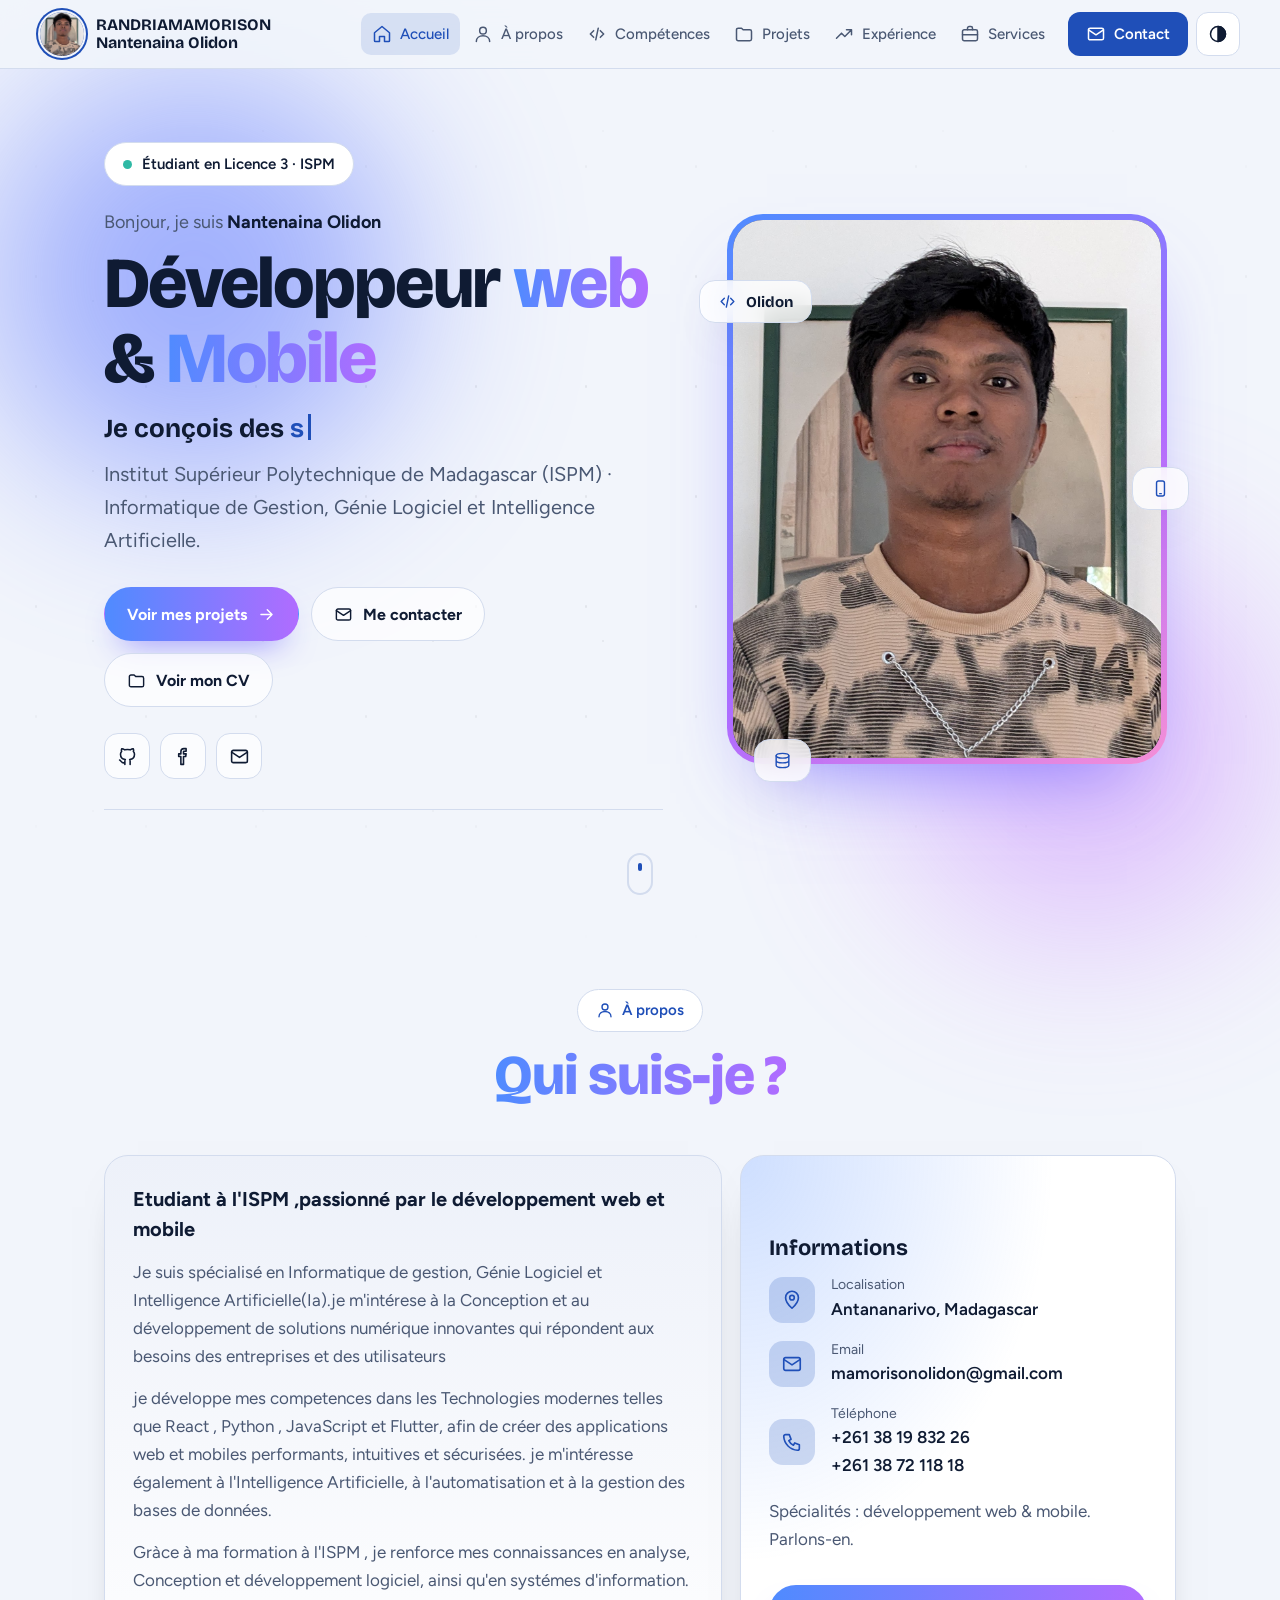
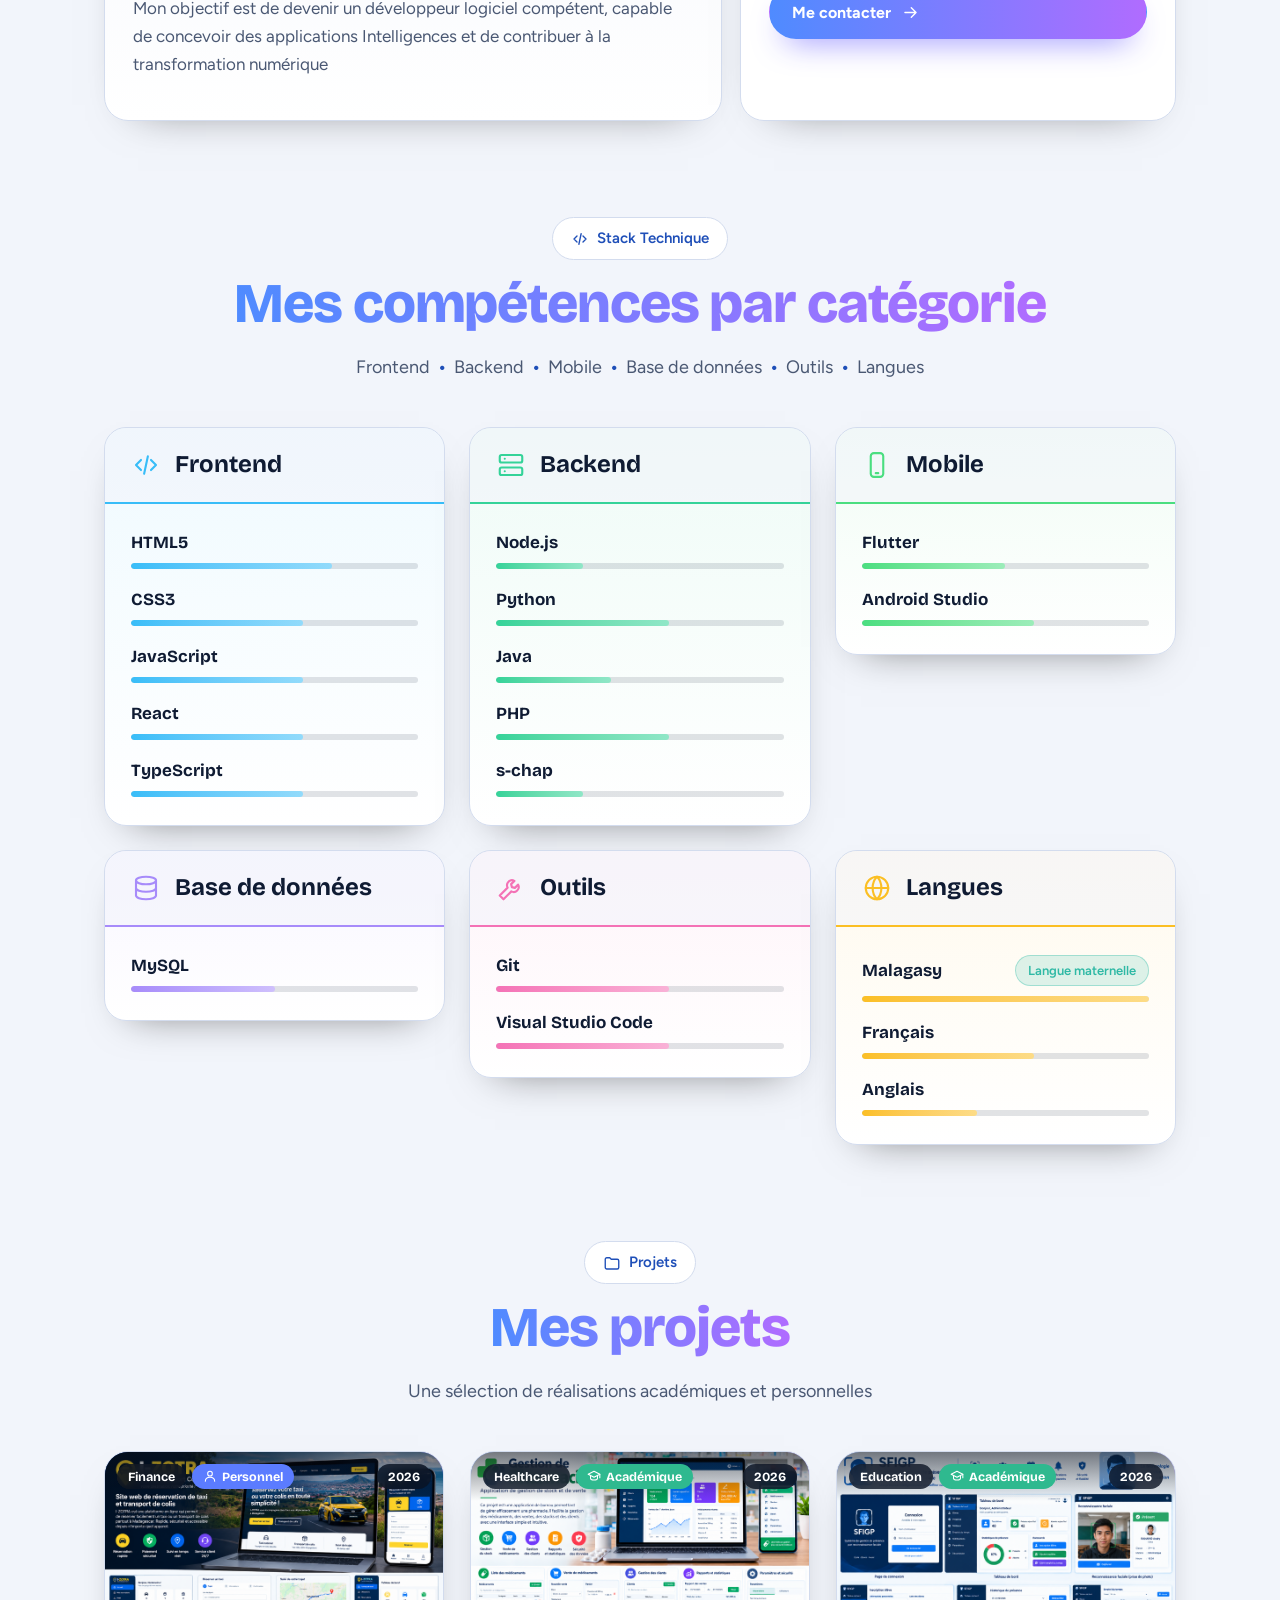
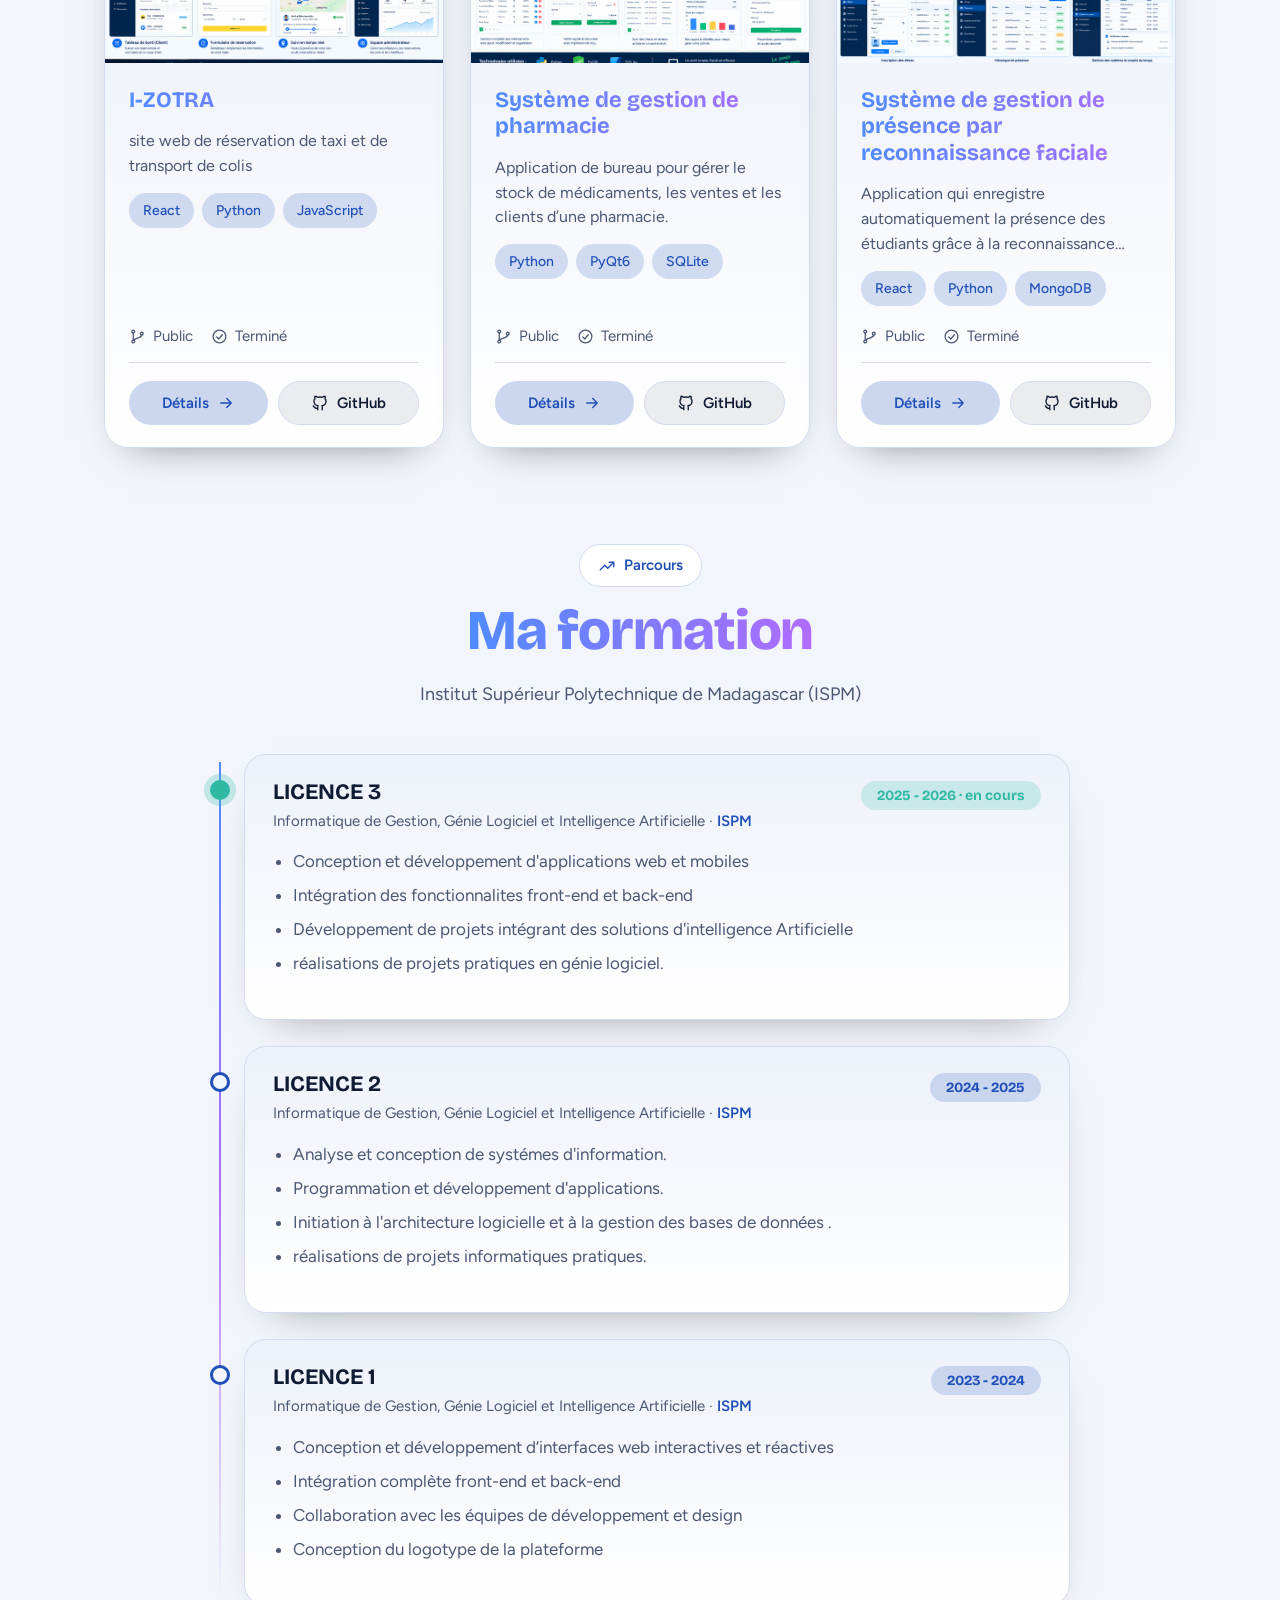
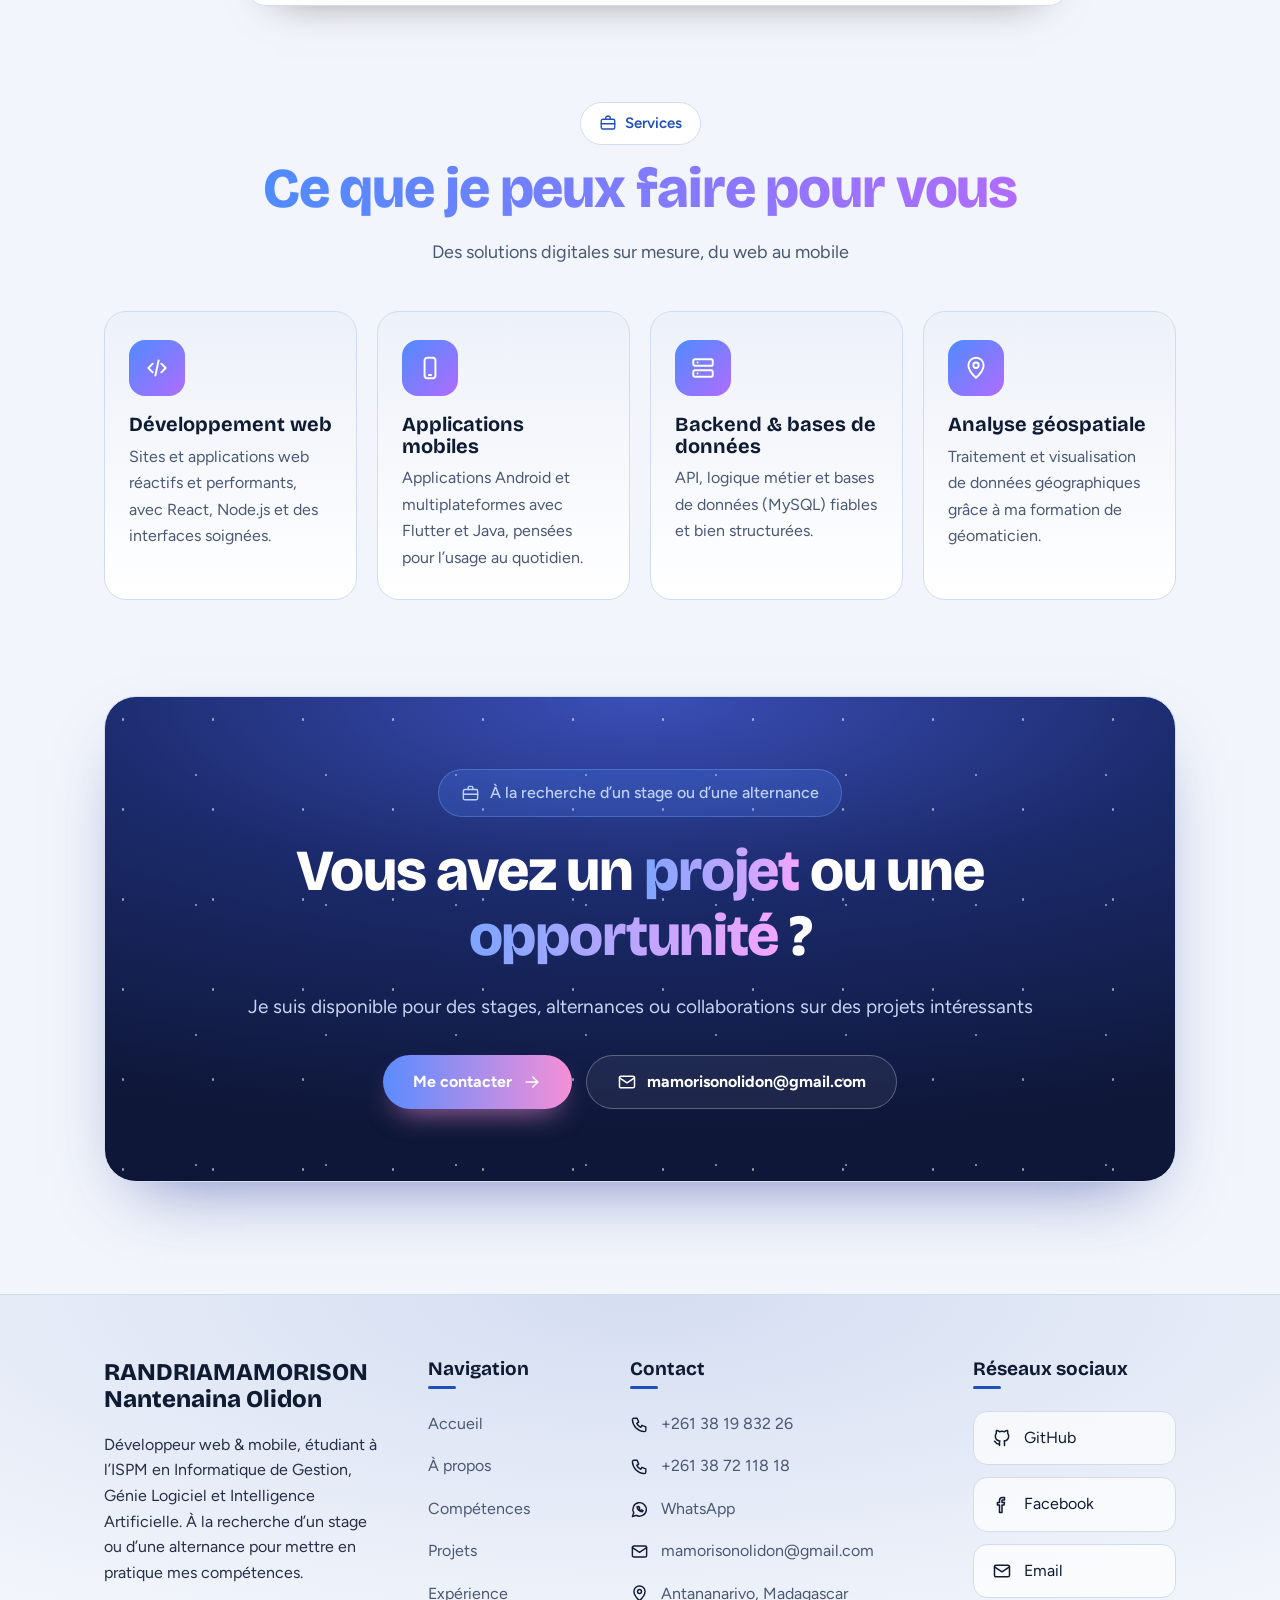
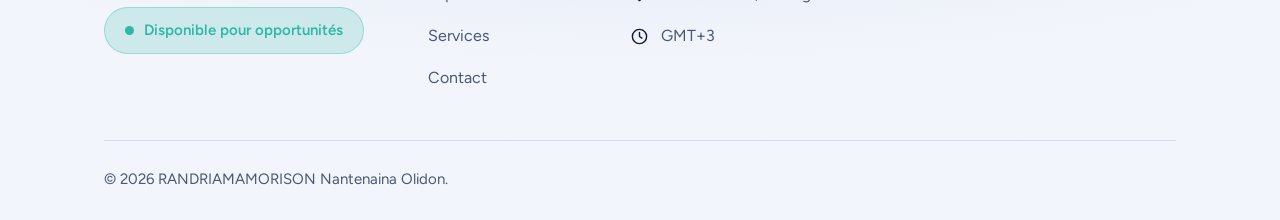
<file: index.html>
<!DOCTYPE html>
<html lang="fr">
<head>
<meta charset="utf-8">
<meta name="viewport" content="width=device-width, initial-scale=1, viewport-fit=cover">
<title>RANDRIAMAMORISON Nantenaina Olidon – Développeur web & Mobile</title>
<link href="https://fonts.googleapis.com/css2?family=Bricolage+Grotesque:wght@500;700;800&family=Figtree:wght@400;500;600&display=swap" rel="stylesheet">
<link rel="stylesheet" href="style.css">
</head>
<body>
<svg width="0" height="0" style="position:absolute" aria-hidden="true"><defs>
<symbol id="i-home" viewBox="0 0 24 24"><path d="M3 10.5 12 3l9 7.5V20a1 1 0 0 1-1 1h-5v-6H9v6H4a1 1 0 0 1-1-1z"/></symbol>
<symbol id="i-user" viewBox="0 0 24 24"><circle cx="12" cy="8" r="4"/><path d="M4 21c0-4.4 3.6-7 8-7s8 2.6 8 7"/></symbol>
<symbol id="i-code" viewBox="0 0 24 24"><path d="m8 8-4 4 4 4M16 8l4 4-4 4M13.5 5l-3 14"/></symbol>
<symbol id="i-folder" viewBox="0 0 24 24"><path d="M3 7a2 2 0 0 1 2-2h4l2 2h8a2 2 0 0 1 2 2v9a2 2 0 0 1-2 2H5a2 2 0 0 1-2-2z"/></symbol>
<symbol id="i-trend" viewBox="0 0 24 24"><path d="m3 17 6-6 4 4 8-8M15 7h6v6"/></symbol>
<symbol id="i-brief" viewBox="0 0 24 24"><rect x="3" y="7" width="18" height="13" rx="2"/><path d="M9 7V5a2 2 0 0 1 2-2h2a2 2 0 0 1 2 2v2M3 13h18"/></symbol>
<symbol id="i-mail" viewBox="0 0 24 24"><rect x="3" y="5" width="18" height="14" rx="2"/><path d="m3 7 9 6 9-6"/></symbol>
<symbol id="i-menu" viewBox="0 0 24 24"><path d="M4 6h16M4 12h16M4 18h16"/></symbol>
<symbol id="i-x" viewBox="0 0 24 24"><path d="M6 6l12 12M18 6 6 18"/></symbol>
<symbol id="i-theme" viewBox="0 0 24 24"><circle cx="12" cy="12" r="9"/><path d="M12 3v18a9 9 0 0 0 0-18z" fill="currentColor"/></symbol>
<symbol id="i-github" viewBox="0 0 24 24"><path d="M9 19c-4.3 1.4-4.3-2.5-6-3m12 5v-3.5c0-1 .1-1.4-.5-2 2.8-.3 5.5-1.4 5.5-6a4.6 4.6 0 0 0-1.3-3.2 4.2 4.2 0 0 0-.1-3.2s-1.1-.3-3.5 1.3a12.3 12.3 0 0 0-6.2 0C6.5 2.8 5.4 3.1 5.4 3.1a4.2 4.2 0 0 0-.1 3.2A4.6 4.6 0 0 0 4 9.5c0 4.6 2.7 5.7 5.5 6-.6.6-.6 1.2-.5 2V21"/></symbol>
<symbol id="i-server" viewBox="0 0 24 24"><rect x="3" y="4" width="18" height="6" rx="1.5"/><rect x="3" y="14" width="18" height="6" rx="1.5"/><path d="M7 7h.01M7 17h.01"/></symbol>
<symbol id="i-phone" viewBox="0 0 24 24"><rect x="7" y="2.5" width="10" height="19" rx="2.5"/><path d="M11 18.5h2"/></symbol>
<symbol id="i-db" viewBox="0 0 24 24"><ellipse cx="12" cy="6" rx="8" ry="3"/><path d="M4 6v6c0 1.7 3.6 3 8 3s8-1.3 8-3V6M4 12v6c0 1.7 3.6 3 8 3s8-1.3 8-3v-6"/></symbol>
<symbol id="i-tool" viewBox="0 0 24 24"><path d="M14.7 6.3a4 4 0 0 0-5.4 5.4L3 18l3 3 6.3-6.3a4 4 0 0 0 5.4-5.4l-2.6 2.6-2.4-.6-.6-2.4z"/></symbol>
<symbol id="i-globe" viewBox="0 0 24 24"><circle cx="12" cy="12" r="9"/><path d="M3 12h18M12 3c2.5 2.5 3.5 5.5 3.5 9s-1 6.5-3.5 9c-2.5-2.5-3.5-5.5-3.5-9S9.5 5.5 12 3z"/></symbol>
<symbol id="i-cap" viewBox="0 0 24 24"><path d="m2 9 10-5 10 5-10 5z"/><path d="M6 11.5V16c0 1.5 2.7 3 6 3s6-1.5 6-3v-4.500M22 9v6"/></symbol>
<symbol id="i-branch" viewBox="0 0 24 24"><circle cx="6" cy="5" r="2"/><circle cx="6" cy="19" r="2"/><circle cx="18" cy="8" r="2"/><path d="M6 7v10M18 10c0 4-6 3-12 7"/></symbol>
<symbol id="i-check" viewBox="0 0 24 24"><circle cx="12" cy="12" r="9"/><path d="m8 12.5 3 3 5-6"/></symbol>
<symbol id="i-ext" viewBox="0 0 24 24"><path d="M14 4h6v6M20 4 10 14M18 14v5a1 1 0 0 1-1 1H5a1 1 0 0 1-1-1V7a1 1 0 0 1 1-1h5"/></symbol>
<symbol id="i-arrow" viewBox="0 0 24 24"><path d="M5 12h14M13 6l6 6-6 6"/></symbol>
<symbol id="i-pin" viewBox="0 0 24 24"><path d="M12 21s7-6.2 7-11.5a7 7 0 0 0-14 0C5 14.8 12 21 12 21z"/><circle cx="12" cy="9.5" r="2.5"/></symbol>
<symbol id="i-clock" viewBox="0 0 24 24"><circle cx="12" cy="12" r="9"/><path d="M12 7v5l3 2"/></symbol>
<symbol id="i-in" viewBox="0 0 24 24"><rect x="3" y="3" width="18" height="18" rx="3"/><path d="M8 10.5V16M8 7.5v.01M12 16v-5.5M12 13c0-1.5 1-2.5 2.5-2.5S17 11.5 17 13v3"/></symbol>
<symbol id="i-fb" viewBox="0 0 24 24"><path d="M15 3h-2.5A3.5 3.5 0 0 0 9 6.5V9H6.5v3H9v9h3v-9h2.5l.5-3h-3V6.5c0-.3.2-.5.5-.5H15z"/></symbol>
<symbol id="i-heart" viewBox="0 0 24 24"><path d="M12 20s-8-4.8-8-10.5A4.5 4.5 0 0 1 12 7a4.5 4.5 0 0 1 8 2.5C20 15.2 12 20 12 20z" fill="currentColor"/></symbol>
<symbol id="i-call" viewBox="0 0 24 24"><path d="M5 4h4l2 5-2.5 1.5a11 11 0 0 0 5 5L15 13l5 2v4a2 2 0 0 1-2 2A16 16 0 0 1 3 6a2 2 0 0 1 2-2z"/></symbol>
<symbol id="i-wa" viewBox="0 0 24 24"><path d="M3 21l1.7-5A8.5 8.5 0 1 1 8 19.3z"/><path d="M9 8.5c0 3.5 3 6.5 6.5 6.5l1-1.5-2-1-1 .8a4 4 0 0 1-2-2l.8-1-1-2z"/></symbol>
</defs></svg>
<header><div class="bar">
<a class="brand" href="#accueil" aria-label="Accueil"><span class="logo" aria-hidden="true"><img src="assets/olidon.jpg" alt="" onerror="this.remove()"></span><span class="who"><b>RANDRIAMAMORISON  <br><span>Nantenaina Olidon</span></b></span></a>
<nav id="nav" aria-label="Navigation principale"><a href="#accueil"><svg class="i" aria-hidden="true"><use href="#i-home"/></svg>
    <span>Accueil</span></a><a href="#apropos"><svg class="i" aria-hidden="true"><use href="#i-user"/></svg><span>À propos</span></a><a href="#competences"><svg class="i" aria-hidden="true"><use href="#i-code"/></svg><span>Compétences</span></a><a href="#projets"><svg class="i" aria-hidden="true"><use href="#i-folder"/></svg><span>Projets</span></a><a href="#experience"><svg class="i" aria-hidden="true"><use href="#i-trend"/></svg><span>Expérience</span></a><a href="#services"><svg class="i" aria-hidden="true"><use href="#i-brief"/></svg><span>Services</span></a><a class="nav-contact" href="contact.html"><svg class="i" aria-hidden="true"><use href="#i-mail"/></svg><span>Me contacter</span></a></nav>
<div class="actions">
<a class="cta" href="contact.html"><svg class="i" aria-hidden="true"><use href="#i-mail"/></svg>Contact</a>
<button class="ibtn" id="t" type="button" aria-label="Changer de thème"><svg class="i" aria-hidden="true"><use href="#i-theme"/></svg></button>
<button class="ibtn burger" id="bg" type="button" aria-label="Ouvrir le menu" aria-expanded="false" aria-controls="nav"><svg class="i" aria-hidden="true"><use href="#i-menu"/></svg></button>
</div>
</div></header>

<main>
<section id="accueil" class="hero2">
<div class="hx-glow g1" aria-hidden="true"></div><div class="hx-glow g2" aria-hidden="true"></div>
<div class="hx-text">
<span class="hx-pill"><i aria-hidden="true"></i>Étudiant en Licence 3 · ISPM</span>
<p class="hx-hello">Bonjour, je suis <b>Nantenaina Olidon</b></p>
<h1>Développeur <span>web</span> &amp; <span>Mobile</span></h1>
<p class="hx-type" aria-label="Je conçois des sites web, des applications mobiles, des interfaces modernes et des cartes interactives">Je conçois des <span class="hx-tw" aria-hidden="true"><span id="tw">sites web</span><i class="hx-caret"></i></span></p>
<p class="hx-lead">Institut Supérieur Polytechnique de Madagascar (ISPM) · Informatique de Gestion, Génie Logiciel et Intelligence Artificielle.</p>
<div class="hx-btns">
<a class="hx-btn main" href="#projets">Voir mes projets<svg class="i" aria-hidden="true"><use href="#i-arrow"/></svg></a>
<a class="hx-btn ghost" href="contact.html"><svg class="i" aria-hidden="true"><use href="#i-mail"/></svg>Me contacter</a>
<a class="hx-btn ghost" href="assets/CV_OLIDORN.pdf"><svg class="i" aria-hidden="true"><use href="#i-folder"/></svg>Voir mon CV</a>
</div>
<div class="hx-social"><a href="https://github.com/mamorisonolidon-gif" target="_blank" rel="noopener noreferrer" aria-label="GitHub"><svg class="i" aria-hidden="true"><use href="#i-github"/></svg><a href="https://www.facebook.com/olidon.randriamamorison" target="_blank" rel="noopener noreferrer" aria-label="Facebook"><svg class="i" aria-hidden="true"><use href="#i-fb"/></svg></a><a href="mailto:mamorisonolidon@gmail.com" aria-label="Email"><svg class="i" aria-hidden="true"><use href="#i-mail"/></svg></a></div>
<ul class="hx-stats">

</ul>
</div>
<div class="hx-visual">
<div class="hx-frame"><span class="hx-initials" aria-hidden="true">NO</span><img src="assets/olidon.jpg" alt="Portrait de Nantenaina Olidon" onerror="this.remove()"></div>
<span class="hx-float f1"><svg class="i" aria-hidden="true"><use href="#i-code"/></svg>Olidon</span>
<span class="hx-float f2"><svg class="i" aria-hidden="true"><use href="#i-phone"/></svg></span>
<span class="hx-float f3"><svg class="i" aria-hidden="true"><use href="#i-db"/></svg></span>
</div>
<a class="hx-scroll" href="#apropos" aria-label="Défiler vers À propos"><span></span></a>
</section>

<section id="apropos">
<div class="sk-intro">
<span class="sk-pill"><svg class="i" aria-hidden="true"><use href="#i-user"/></svg>À propos</span>
<h2 class="sk-title">Qui suis-je ?</h2>

</div>
<div class="bento">
<article class="bt bt-intro">
<p class="bt-lead"><b>Etudiant à l'ISPM ,passionné par le développement web et mobile</b> 
<p>Je suis spécialisé en Informatique de gestion, Génie Logiciel et Intelligence Artificielle(Ia).je m'intérese à la Conception et au développement de solutions numérique innovantes qui répondent aux besoins des entreprises et des utilisateurs</p>
<p>je développe mes competences dans les Technologies modernes telles que React , Python , JavaScript et Flutter, afin de créer des applications web et mobiles performants, intuitives et sécurisées. je m'intéresse également à l'Intelligence Artificielle, à l'automatisation et à la gestion des bases de données.</p>
<p>Gràce à ma formation à l'ISPM , je renforce mes connaissances en analyse, Conception et développement logiciel, ainsi qu'en systémes d'information. Mon objectif est de devenir un développeur logiciel compétent, capable de concevoir des applications Intelligences et de contribuer à la transformation numérique</p>
</article>
<article class="bt bt-dual">
<h3>Informations</h3>
<ul class="ab-list">
<li><span class="ab-ico"><svg class="i" aria-hidden="true"><use href="#i-pin"/></svg></span><div><small>Localisation</small><b>Antananarivo, Madagascar</b></div></li>
<li><span class="ab-ico"><svg class="i" aria-hidden="true"><use href="#i-mail"/></svg></span><div><small>Email</small><b>mamorisonolidon@gmail.com</b></div></li>
<li><span class="ab-ico"><svg class="i" aria-hidden="true"><use href="#i-call"/></svg></span><div><small>Téléphone</small><b>+261 38 19 832 26<br>+261 38 72 118 18</b></div></li>

<p>Spécialités : développement web &amp; mobile. Parlons-en.</p>
<a class="hx-btn main" href="contact.html">Me contacter<svg class="i" aria-hidden="true"><use href="#i-arrow"/></svg></a>



</div>
</section>

<section id="competences">
<div class="sk-intro">
<span class="sk-pill"><svg class="i" aria-hidden="true"><use href="#i-code"/></svg>Stack Technique</span>
<h2 class="sk-title">Mes compétences par catégorie</h2>
<p class="sk-sub">Frontend <b>•</b> Backend <b>•</b> Mobile <b>•</b> Base de données <b>•</b> Outils <b>•</b> Langues</p>
</div>
<div class="sk-grid">
<article class="sk-card c-front"><div class="sk-head"><svg class="i" aria-hidden="true"><use href="#i-code"/></svg>
    <h3>Frontend</h3></div><ul class="sk-list"><li class="sk-item"><div class="sk-row"><span class="sk-name">HTML5</span></div><div class="sk-meter" role="progressbar" aria-label="HTML5" aria-valuemin="0" aria-valuemax="100" aria-valuenow="85"><i style="--w:70%"></i></div></li><li class="sk-item"><div class="sk-row"><span class="sk-name">CSS3</span></div><div class="sk-meter" role="progressbar" aria-label="CSS3" aria-valuemin="0" aria-valuemax="100" aria-valuenow="85"><i style="--w:60%"></i></div></li><li class="sk-item"><div class="sk-row"><span class="sk-name">JavaScript</span></div><div class="sk-meter" role="progressbar" aria-label="JavaScript" aria-valuemin="0" aria-valuemax="100" aria-valuenow="60"><i style="--w:60%"></i></div></li><li class="sk-item"><div class="sk-row"><span class="sk-name">React</span></div><div class="sk-meter" role="progressbar" aria-label="React" aria-valuemin="0" aria-valuemax="100" aria-valuenow="60"><i style="--w:60%"></i></div></li><li class="sk-item"><div class="sk-row"><span class="sk-name">TypeScript</span></div><div class="sk-meter" role="progressbar" aria-label="TypeScript" aria-valuemin="0" aria-valuemax="100" aria-valuenow="60"><i style="--w:60%"></i></div></li></ul></article>
<article class="sk-card c-back"><div class="sk-head"><svg class="i" aria-hidden="true"><use href="#i-server"/></svg>
    <h3>Backend</h3></div><ul class="sk-list"><li class="sk-item"><div class="sk-row"><span class="sk-name">Node.js</span></div><div class="sk-meter" role="progressbar" aria-label="Node.js" aria-valuemin="0" aria-valuemax="100" aria-valuenow="60"><i style="--w:30%"></i></div></li><li class="sk-item"><div class="sk-row"><span class="sk-name">Python</span></div><div class="sk-meter" role="progressbar" aria-label="Python" aria-valuemin="0" aria-valuemax="100" aria-valuenow="60"><i style="--w:60%"></i></div></li><li class="sk-item"><div class="sk-row"><span class="sk-name">Java</span></div><div class="sk-meter" role="progressbar" aria-label="Java" aria-valuemin="0" aria-valuemax="100" aria-valuenow="85"><i style="--w:40%"></i></div></li><li class="sk-item"><div class="sk-row"><span class="sk-name">PHP</span></div><div class="sk-meter" role="progressbar" aria-label="PHP" aria-valuemin="0" aria-valuemax="100" aria-valuenow="60"><i style="--w:60%"></i></div></li><li class="sk-item"><div class="sk-row"><span class="sk-name">s-chap</span></div><div class="sk-meter" role="progressbar" aria-label="s-chap" aria-valuemin="0" aria-valuemax="100" aria-valuenow="30"><i style="--w:30%"></i></div></li></ul></article>
<article class="sk-card c-mob"><div class="sk-head"><svg class="i" aria-hidden="true"><use href="#i-phone"/></svg>
    <h3>Mobile</h3></div><ul class="sk-list"><li class="sk-item"><div class="sk-row"><span class="sk-name">Flutter</span></div><div class="sk-meter" role="progressbar" aria-label="Flutter" aria-valuemin="0" aria-valuemax="100" aria-valuenow="60"><i style="--w:50%"></i></div></li><li class="sk-item"><div class="sk-row"><span class="sk-name">Android Studio</span></div><div class="sk-meter" role="progressbar" aria-label="Android Studio" aria-valuemin="0" aria-valuemax="100" aria-valuenow="60"><i style="--w:60%"></i></div></li></ul></article>
<article class="sk-card c-db"><div class="sk-head"><svg class="i" aria-hidden="true"><use href="#i-db"/></svg>
    <h3>Base de données</h3></div><ul class="sk-list"><li class="sk-item"><div class="sk-row"><span class="sk-name">MySQL</span></div><div class="sk-meter" role="progressbar" aria-label="MySQL" aria-valuemin="0" aria-valuemax="100" aria-valuenow="60"><i style="--w:50%"></i></div></li></ul></article>
<article class="sk-card c-tools"><div class="sk-head"><svg class="i" aria-hidden="true"><use href="#i-tool"/></svg>
    <h3>Outils</h3></div><ul class="sk-list"><li class="sk-item"><div class="sk-row"><span class="sk-name">Git</span></div><div class="sk-meter" role="progressbar" aria-label="Git" aria-valuemin="0" aria-valuemax="100" aria-valuenow="60"><i style="--w:60%"></i></div></li><li class="sk-item"><div class="sk-row"><span class="sk-name">Visual Studio Code</span></div><div class="sk-meter" role="progressbar" aria-label="Visual Studio Code" aria-valuemin="0" aria-valuemax="100" aria-valuenow="60"><i style="--w:60%"></i></div></li></ul></article>
<article class="sk-card c-lang"><div class="sk-head"><svg class="i" aria-hidden="true"><use href="#i-globe"/></svg>
    <h3>Langues</h3></div><ul class="sk-list"><li class="sk-item"><div class="sk-row"><span class="sk-name">Malagasy</span><span class="sk-badge lv-a">Langue maternelle</span></div><div class="sk-meter" role="progressbar" aria-label="Malagasy" aria-valuemin="0" aria-valuemax="100" aria-valuenow="100"><i style="--w:100%"></i></div></li><li class="sk-item"><div class="sk-row"><span class="sk-name">Français</span></div><div class="sk-meter" role="progressbar" aria-label="Français" aria-valuemin="0" aria-valuemax="100" aria-valuenow="60"><i style="--w:60%"></i></div></li><li class="sk-item"><div class="sk-row"><span class="sk-name">Anglais</span></div><div class="sk-meter" role="progressbar" aria-label="Anglais" aria-valuemin="0" aria-valuemax="100" aria-valuenow="60"><i style="--w:40%"></i></div></li></i></div></li></ul></article>
</div>
</section>

<section id="projets">
<div class="sk-intro">
<span class="sk-pill"><svg class="i" aria-hidden="true"><use href="#i-folder"/></svg>Projets</span>
<h2 class="sk-title">Mes projets</h2>
<p class="sk-sub">Une sélection de réalisations académiques et personnelles</p>
</div>
<div class="pj-grid">
<article class="pj-card">
<div class="pj-media"><img src="assets/izotra.png" alt="Aperçu du projet Application web de gestion de budget" loading="lazy" onerror="this.remove()"><span class="pj-fallback" aria-hidden="true"><svg class="i"><use href="#i-code"/></svg></span>
<div class="pj-badges"><span class="pj-cat">Finance</span><span class="pj-type t-perso"><svg class="i" aria-hidden="true"><use href="#i-user"/></svg>Personnel</span><span class="pj-year">2026</span></div></div>
<div class="pj-body"><h3>I-ZOTRA</h3>
<p class="pj-desc" id="d-budget">site web de réservation de taxi et de transport de colis</p>
<ul class="pj-tags"><li>React</li><li>Python</li><li>JavaScript</li></ul>
<div class="pj-meta"><span><svg class="i" aria-hidden="true"><use href="#i-branch"/></svg>Public</span><span><svg class="i" aria-hidden="true"><use href="#i-check"/></svg>Terminé</span></div>
<div class="pj-actions"><a class="pj-btn more" href="projet-budget.html"><span>Détails</span><svg class="i" aria-hidden="true"><use href="#i-arrow"/></svg></a><a class="pj-btn gh" href="https://github.com/mamorisonolidon-gif/I-ZOTRA" target="_blank" rel="noopener noreferrer" aria-label="Voir le code source de : Application web de gestion de budget"><svg class="i" aria-hidden="true"><use href="#i-github"/></svg>GitHub</a></div></div>
</article>
<article class="pj-card">
<div class="pj-media"><img src="assets/gsp (2).png" alt="Aperçu du projet Système de gestion de pharmacie" loading="lazy" onerror="this.remove()"><span class="pj-fallback" aria-hidden="true"><svg class="i"><use href="#i-code"/></svg></span>
<div class="pj-badges"><span class="pj-cat">Healthcare</span><span class="pj-type t-acad"><svg class="i" aria-hidden="true"><use href="#i-cap"/></svg>Académique</span><span class="pj-year">2026</span></div></div>
<div class="pj-body"><h3>Système de gestion de pharmacie</h3>
<p class="pj-desc" id="d-pharma">Application de bureau pour gérer le stock de médicaments, les ventes et les clients d’une pharmacie.</p>
<ul class="pj-tags"><li>Python</li><li>PyQt6</li><li>SQLite</li></ul>
<div class="pj-meta"><span><svg class="i" aria-hidden="true"><use href="#i-branch"/></svg>Public</span><span><svg class="i" aria-hidden="true"><use href="#i-check"/></svg>Terminé</span></div>
<div class="pj-actions"><a class="pj-btn more" href="projet-pharma.html"><span>Détails</span><svg class="i" aria-hidden="true"><use href="#i-arrow"/></svg></a><a class="pj-btn gh" href="https://github.com/mamorisonolidon-gif/Gestion_pharmacie" target="_blank" rel="noopener noreferrer" aria-label="Voir le code source de : Système de gestion de pharmacie"><svg class="i" aria-hidden="true"><use href="#i-github"/></svg>GitHub</a></div></div>
</article>
<article class="pj-card">
<div class="pj-media"><img src="assets/sfigp.png" alt="Aperçu du projet Système de gestion de présence par reconnaissance faciale" loading="lazy" onerror="this.remove()"><span class="pj-fallback" aria-hidden="true"><svg class="i"><use href="#i-code"/></svg></span>
<div class="pj-badges"><span class="pj-cat">Education</span><span class="pj-type t-acad"><svg class="i" aria-hidden="true"><use href="#i-cap"/></svg>Académique</span><span class="pj-year">2026</span></div></div>
<div class="pj-body"><h3>Système de gestion de présence par reconnaissance faciale</h3>
<p class="pj-desc" id="d-presence">Application qui enregistre automatiquement la présence des étudiants grâce à la reconnaissance faciale, avec suivi des listes de présence.</p>
<ul class="pj-tags"><li>React</li><li>Python</li><li>MongoDB</li></ul>
<div class="pj-meta"><span><svg class="i" aria-hidden="true"><use href="#i-branch"/></svg>Public</span><span><svg class="i" aria-hidden="true"><use href="#i-check"/></svg>Terminé</span></div>
<div class="pj-actions"><a class="pj-btn more" href="projet-presence.html"><span>Détails</span><svg class="i" aria-hidden="true"><use href="#i-arrow"/></svg></a><a class="pj-btn gh" href="https://github.com/mamorisonolidon-gif/projet_SFIGP" target="_blank" rel="noopener noreferrer" aria-label="Voir le code source de : Système de gestion de présence par reconnaissance faciale"><svg class="i" aria-hidden="true"><use href="#i-github"/></svg>GitHub</a></div></div>
</article>
</div>
</section>

<section id="experience">
<div class="sk-intro">
<span class="sk-pill"><svg class="i" aria-hidden="true"><use href="#i-trend"/></svg>Parcours</span>
<h2 class="sk-title">Ma formation</h2>
<p class="sk-sub">Institut Supérieur Polytechnique de Madagascar (ISPM)</p>
</div>
<div class="tl-list">
<article class="tl-item now"><span class="tl-dot" aria-hidden="true"></span>
<div class="tl-card"><div class="tl-head"><div><h3>LICENCE 3</h3><p class="tl-sub">Informatique de Gestion, Génie Logiciel et Intelligence Artificielle · <b class="co">ISPM</b></p></div><span class="tl-year">2025 - 2026 · en cours</span></div>
<ul class="tl-points"><li>Conception et développement d'applications web et mobiles</li><li>Intégration des fonctionnalites front-end et back-end</li><li>Développement de projets intégrant des solutions d'intelligence Artificielle</li><li>réalisations de projets pratiques en génie logiciel.</li></ul>
</div></article>
<article class="tl-item"><span class="tl-dot" aria-hidden="true"></span>
<div class="tl-card"><div class="tl-head"><div><h3>LICENCE 2</h3><p class="tl-sub">Informatique de Gestion, Génie Logiciel et Intelligence Artificielle · <b class="co">ISPM</b></p></div><span class="tl-year">2024 - 2025</span></div>
<ul class="tl-points"><li>Analyse et conception de systémes d'information.</li><li>Programmation et développement d'applications.</li><li>Initiation à l'architecture logicielle et à la gestion des bases de données .</li><li>réalisations de projets informatiques pratiques.</li></ul>
</div></article>
<article class="tl-item"><span class="tl-dot" aria-hidden="true"></span>
<div class="tl-card"><div class="tl-head"><div><h3>LICENCE 1</h3><p class="tl-sub">Informatique de Gestion, Génie Logiciel et Intelligence Artificielle · <b class="co">ISPM</b></p></div><span class="tl-year">2023 - 2024</span></div>
<ul class="tl-points"><li>Conception et développement d’interfaces web interactives et réactives</li><li>Intégration complète front-end et back-end</li><li>Collaboration avec les équipes de développement et design</li><li>Conception du logotype de la plateforme</li></ul>
</div></article>
</div>
</section>

<section id="services">
<div class="sk-intro">
<span class="sk-pill"><svg class="i" aria-hidden="true"><use href="#i-brief"/></svg>Services</span>
<h2 class="sk-title">Ce que je peux faire pour vous</h2>
<p class="sk-sub">Des solutions digitales sur mesure, du web au mobile</p>
</div>
<div class="sv-grid">
<article class="sv-card"><span class="sv-ico"><svg class="i" aria-hidden="true"><use href="#i-code"/></svg></span><h3>Développement web</h3><p>Sites et applications web réactifs et performants, avec React, Node.js et des interfaces soignées.</p></article>
<article class="sv-card"><span class="sv-ico"><svg class="i" aria-hidden="true"><use href="#i-phone"/></svg></span><h3>Applications mobiles</h3><p>Applications Android et multiplateformes avec Flutter et Java, pensées pour l’usage au quotidien.</p></article>
<article class="sv-card"><span class="sv-ico"><svg class="i" aria-hidden="true"><use href="#i-server"/></svg></span><h3>Backend &amp; bases de données</h3><p>API, logique métier et bases de données (MySQL) fiables et bien structurées.</p></article>
<article class="sv-card"><span class="sv-ico"><svg class="i" aria-hidden="true"><use href="#i-pin"/></svg></span><h3>Analyse géospatiale</h3><p>Traitement et visualisation de données géographiques grâce à ma formation de géomaticien.</p></article>
</div>
</section>

<section id="contact" class="contact">
<div class="ct-panel">
<span class="ct-pill"><svg class="i" aria-hidden="true"><use href="#i-brief"/></svg>À la recherche d’un stage ou d’une alternance</span>
<h2 class="ct-title">Vous avez un <span>projet</span> ou une <span>opportunité</span>&nbsp;?</h2>
<p class="ct-sub">Je suis disponible pour des stages, alternances ou collaborations sur des projets intéressants</p>
<div class="ct-actions">
<a class="ct-btn main" href="contact.html">Me contacter<svg class="i" aria-hidden="true"><use href="#i-arrow"/></svg></a>
<a class="ct-btn ct-email" href="mailto:mamorisonolidon@gmail.com"><svg class="i" aria-hidden="true"><use href="#i-mail"/></svg>mamorisonolidon@gmail.com</a>
</div>
</div>
</section>

</main>
<footer class="ft">
<div class="ft-in">
<div class="ft-grid">
<div class="ft-brand">
<a class="ft-name" href="index.html#accueil">RANDRIAMAMORISON<br>Nantenaina Olidon</a>
<p>Développeur web &amp; mobile, étudiant à l’ISPM en Informatique de Gestion, Génie Logiciel et Intelligence Artificielle. À la recherche d’un stage ou d’une alternance pour mettre en pratique mes compétences.</p>
<span class="ft-avail"><i aria-hidden="true"></i>Disponible pour opportunités</span>
</div>
<div class="ft-col" role="navigation" aria-label="Navigation du pied de page"><h3>Navigation</h3><ul class="ft-links"><li><a href="#accueil">Accueil</a></li><li><a href="#apropos">À propos</a></li><li><a href="#competences">Compétences</a></li><li><a href="#projets">Projets</a></li><li><a href="#experience">Expérience</a></li><li><a href="#services">Services</a></li><li><a href="contact.html">Contact</a></li></ul></div>
<div class="ft-col"><h3>Contact</h3><ul class="ft-contact">
<li><svg class="i" aria-hidden="true"><use href="#i-call"/></svg><a href="tel:+261381983226">+261 38 19 832 26</a></li>
<li><svg class="i" aria-hidden="true"><use href="#i-call"/></svg><a href="tel:+261387211818">+261 38 72 118 18</a></li>
<li><svg class="i" aria-hidden="true"><use href="#i-wa"/></svg><a href="https://wa.me/+261381983226" target="_blank" rel="noopener noreferrer">WhatsApp</a></li>
<li><svg class="i" aria-hidden="true"><use href="#i-mail"/></svg><a href="mailto:mamorisonolidon@gmail.com">mamorisonolidon@gmail.com</a></li>
<li><svg class="i" aria-hidden="true"><use href="#i-pin"/></svg><span>Antananarivo, Madagascar</span></li>
<li><svg class="i" aria-hidden="true"><use href="#i-clock"/></svg><span>GMT+3</span></li>
</ul></div>
<div class="ft-col"><h3>Réseaux sociaux</h3><ul class="ft-social">
<li><a href="https://github.com/mamorisonolidon-gif" target="_blank" rel="noopener noreferrer"><svg class="i" aria-hidden="true"><use href="#i-github"/></svg>GitHub</a></li>

<li><a href="https://www.facebook.com/olidon.randriamamorison" target="_blank" rel="noopener noreferrer"><svg class="i" aria-hidden="true"><use href="#i-fb"/></svg>Facebook</a></li>
<li><a href="mailto:mamorisonolidon@gmail.com"><svg class="i" aria-hidden="true"><use href="#i-mail"/></svg>Email</a></li>
</ul></div>
</div>
<div class="ft-bottom"><span>© 2026 RANDRIAMAMORISON Nantenaina Olidon. </span></div>
</div>
</footer>
<script src="script.js"></script>
</body>  
</html>
</file>
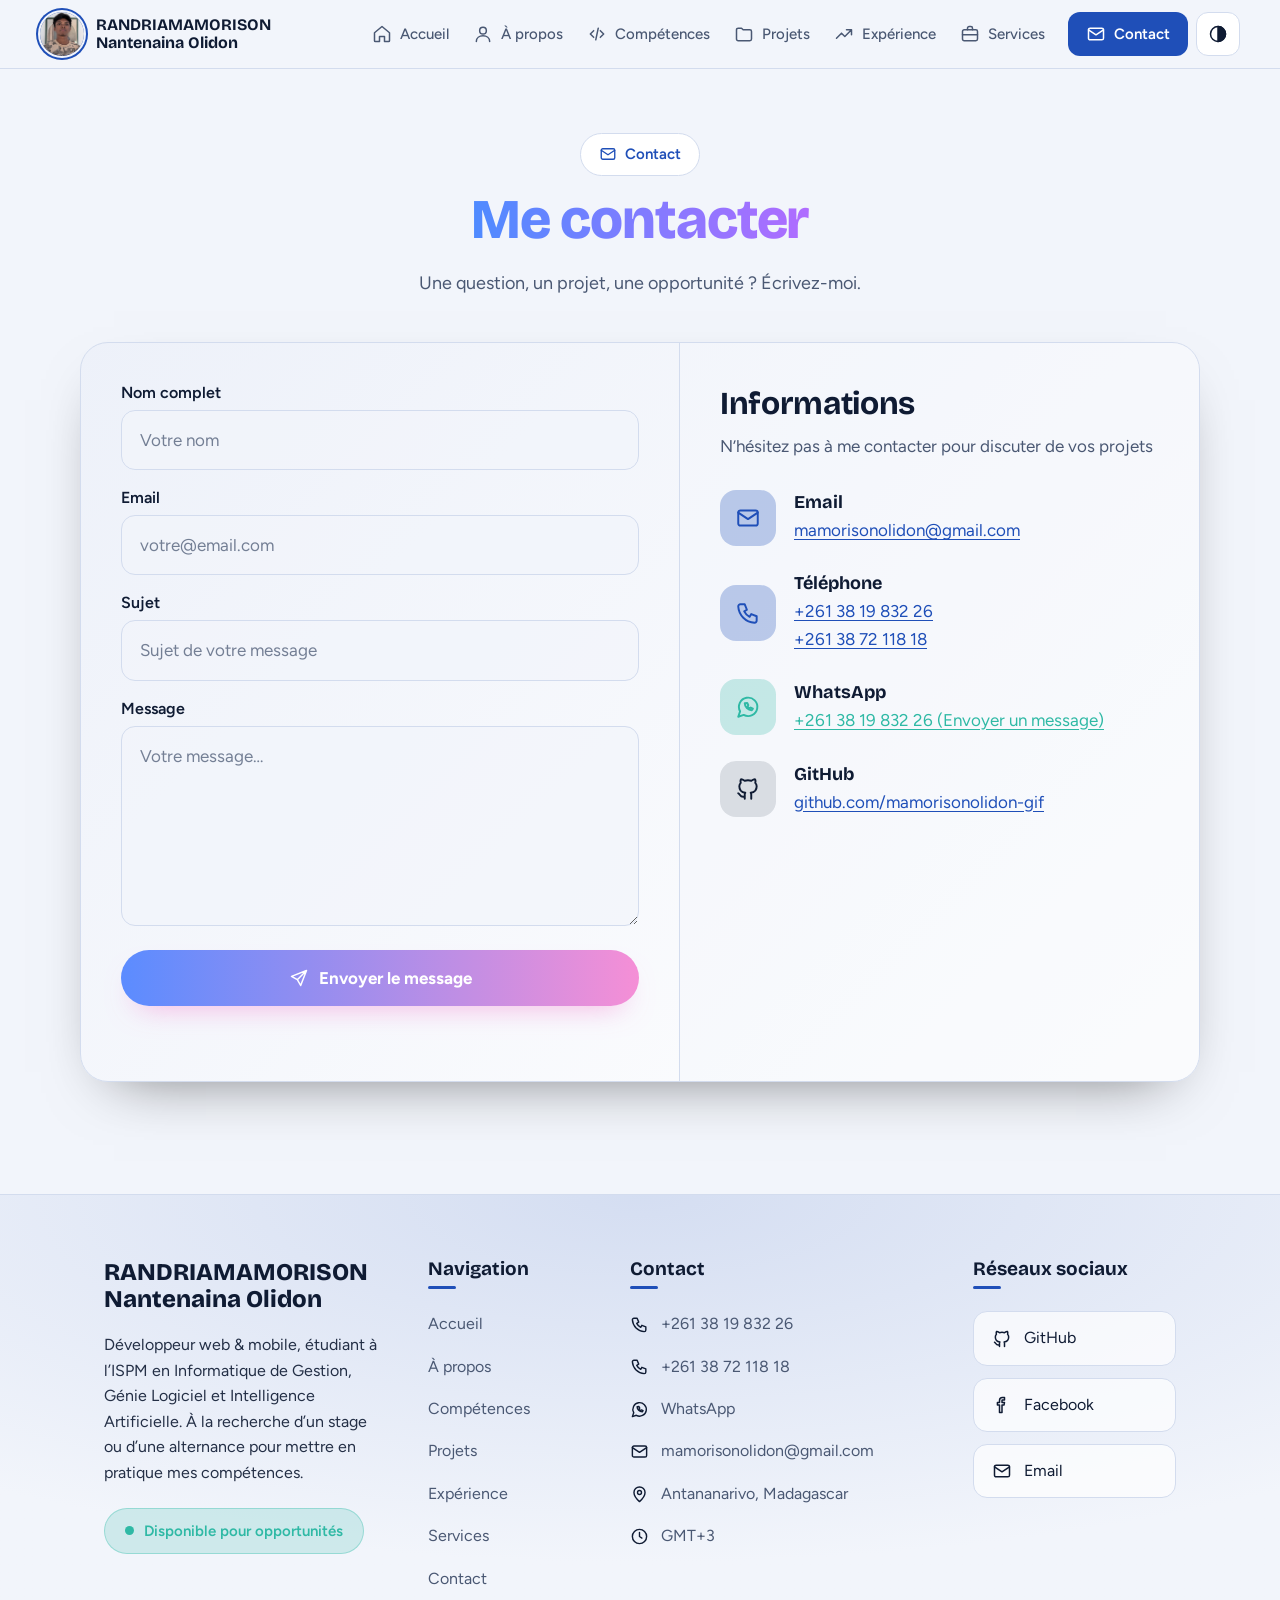
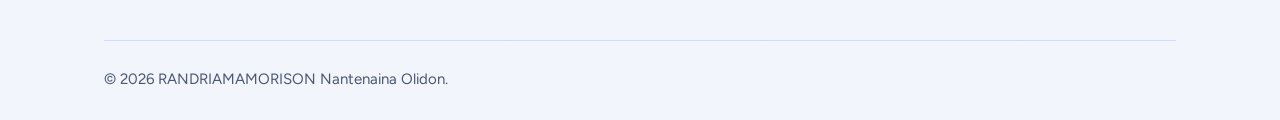
<file: contact.html>
<!DOCTYPE html>
<html lang="fr">
<head>
<meta charset="utf-8">
<meta name="viewport" content="width=device-width, initial-scale=1, viewport-fit=cover">
<title>Contact – RANDRIAMAMORISON Nantenaina Olidon</title>
<link href="https://fonts.googleapis.com/css2?family=Bricolage+Grotesque:wght@500;700;800&family=Figtree:wght@400;500;600&display=swap" rel="stylesheet">
<link rel="stylesheet" href="style.css">
</head>
<body>
<svg width="0" height="0" style="position:absolute" aria-hidden="true"><defs>
<symbol id="i-home" viewBox="0 0 24 24"><path d="M3 10.5 12 3l9 7.5V20a1 1 0 0 1-1 1h-5v-6H9v6H4a1 1 0 0 1-1-1z"/></symbol>
<symbol id="i-user" viewBox="0 0 24 24"><circle cx="12" cy="8" r="4"/><path d="M4 21c0-4.4 3.6-7 8-7s8 2.6 8 7"/></symbol>
<symbol id="i-code" viewBox="0 0 24 24"><path d="m8 8-4 4 4 4M16 8l4 4-4 4M13.5 5l-3 14"/></symbol>
<symbol id="i-folder" viewBox="0 0 24 24"><path d="M3 7a2 2 0 0 1 2-2h4l2 2h8a2 2 0 0 1 2 2v9a2 2 0 0 1-2 2H5a2 2 0 0 1-2-2z"/></symbol>
<symbol id="i-trend" viewBox="0 0 24 24"><path d="m3 17 6-6 4 4 8-8M15 7h6v6"/></symbol>
<symbol id="i-brief" viewBox="0 0 24 24"><rect x="3" y="7" width="18" height="13" rx="2"/><path d="M9 7V5a2 2 0 0 1 2-2h2a2 2 0 0 1 2 2v2M3 13h18"/></symbol>
<symbol id="i-mail" viewBox="0 0 24 24"><rect x="3" y="5" width="18" height="14" rx="2"/><path d="m3 7 9 6 9-6"/></symbol>
<symbol id="i-menu" viewBox="0 0 24 24"><path d="M4 6h16M4 12h16M4 18h16"/></symbol>
<symbol id="i-x" viewBox="0 0 24 24"><path d="M6 6l12 12M18 6 6 18"/></symbol>
<symbol id="i-theme" viewBox="0 0 24 24"><circle cx="12" cy="12" r="9"/><path d="M12 3v18a9 9 0 0 0 0-18z" fill="currentColor"/></symbol>
<symbol id="i-github" viewBox="0 0 24 24"><path d="M9 19c-4.3 1.4-4.3-2.5-6-3m12 5v-3.5c0-1 .1-1.4-.5-2 2.8-.3 5.5-1.4 5.5-6a4.6 4.6 0 0 0-1.3-3.2 4.2 4.2 0 0 0-.1-3.2s-1.1-.3-3.5 1.3a12.3 12.3 0 0 0-6.2 0C6.5 2.8 5.4 3.1 5.4 3.1a4.2 4.2 0 0 0-.1 3.2A4.6 4.6 0 0 0 4 9.5c0 4.6 2.7 5.7 5.5 6-.6.6-.6 1.2-.5 2V21"/></symbol>
<symbol id="i-server" viewBox="0 0 24 24"><rect x="3" y="4" width="18" height="6" rx="1.5"/><rect x="3" y="14" width="18" height="6" rx="1.5"/><path d="M7 7h.01M7 17h.01"/></symbol>
<symbol id="i-phone" viewBox="0 0 24 24"><rect x="7" y="2.5" width="10" height="19" rx="2.5"/><path d="M11 18.5h2"/></symbol>
<symbol id="i-db" viewBox="0 0 24 24"><ellipse cx="12" cy="6" rx="8" ry="3"/><path d="M4 6v6c0 1.7 3.6 3 8 3s8-1.3 8-3V6M4 12v6c0 1.7 3.6 3 8 3s8-1.3 8-3v-6"/></symbol>
<symbol id="i-tool" viewBox="0 0 24 24"><path d="M14.7 6.3a4 4 0 0 0-5.4 5.4L3 18l3 3 6.3-6.3a4 4 0 0 0 5.4-5.4l-2.6 2.6-2.4-.6-.6-2.4z"/></symbol>
<symbol id="i-globe" viewBox="0 0 24 24"><circle cx="12" cy="12" r="9"/><path d="M3 12h18M12 3c2.5 2.5 3.5 5.5 3.5 9s-1 6.5-3.5 9c-2.5-2.5-3.5-5.5-3.5-9S9.5 5.5 12 3z"/></symbol>
<symbol id="i-cap" viewBox="0 0 24 24"><path d="m2 9 10-5 10 5-10 5z"/><path d="M6 11.5V16c0 1.5 2.7 3 6 3s6-1.5 6-3v-4.500M22 9v6"/></symbol>
<symbol id="i-branch" viewBox="0 0 24 24"><circle cx="6" cy="5" r="2"/><circle cx="6" cy="19" r="2"/><circle cx="18" cy="8" r="2"/><path d="M6 7v10M18 10c0 4-6 3-12 7"/></symbol>
<symbol id="i-check" viewBox="0 0 24 24"><circle cx="12" cy="12" r="9"/><path d="m8 12.5 3 3 5-6"/></symbol>
<symbol id="i-ext" viewBox="0 0 24 24"><path d="M14 4h6v6M20 4 10 14M18 14v5a1 1 0 0 1-1 1H5a1 1 0 0 1-1-1V7a1 1 0 0 1 1-1h5"/></symbol>
<symbol id="i-arrow" viewBox="0 0 24 24"><path d="M5 12h14M13 6l6 6-6 6"/></symbol>
<symbol id="i-call" viewBox="0 0 24 24"><path d="M5 4h4l2 5-2.5 1.5a11 11 0 0 0 5 5L15 13l5 2v4a2 2 0 0 1-2 2A16 16 0 0 1 3 6a2 2 0 0 1 2-2z"/></symbol>
<symbol id="i-wa" viewBox="0 0 24 24"><path d="M3 21l1.700-5A8.5 8.5 0 1 1 8 19.3z"/><path d="M9 8.5c0 3.500 3 6.500 6.500 6.500l1-1.5-2-1-1 .8a4 4 0 0 1-2-2l.8-1-1-2z"/></symbol>
<symbol id="i-send" viewBox="0 0 24 24"><path d="M21 3 10 14M21 3l-7 18-4-7-7-4z"/></symbol>
<symbol id="i-pin" viewBox="0 0 24 24"><path d="M12 21s7-6.2 7-11.5a7 7 0 0 0-14 0C5 14.8 12 21 12 21z"/><circle cx="12" cy="9.5" r="2.5"/></symbol>
<symbol id="i-clock" viewBox="0 0 24 24"><circle cx="12" cy="12" r="9"/><path d="M12 7v5l3 2"/></symbol>
<symbol id="i-in" viewBox="0 0 24 24"><rect x="3" y="3" width="18" height="18" rx="3"/><path d="M8 10.5V16M8 7.5v.01M12 16v-5.5M12 13c0-1.5 1-2.5 2.5-2.5S17 11.5 17 13v3"/></symbol>
<symbol id="i-fb" viewBox="0 0 24 24"><path d="M15 3h-2.5A3.5 3.5 0 0 0 9 6.5V9H6.5v3H9v9h3v-9h2.5l.5-3h-3V6.5c0-.3.2-.5.5-.5H15z"/></symbol>
<symbol id="i-heart" viewBox="0 0 24 24"><path d="M12 20s-8-4.8-8-10.5A4.5 4.5 0 0 1 12 7a4.5 4.5 0 0 1 8 2.5C20 15.2 12 20 12 20z" fill="currentColor"/></symbol>
</defs></svg>
<header><div class="bar">
<a class="brand" href="index.html" aria-label="Accueil"><span class="logo" aria-hidden="true"><img src="assets/olidon.jpg" alt="" onerror="this.remove()"></span><span class="who"><b>RANDRIAMAMORISON  <br><span>Nantenaina Olidon</span></b></span></a>
<nav id="nav" aria-label="Navigation principale"><a href="index.html#accueil"><svg class="i" aria-hidden="true"><use href="#i-home"/></svg><span>Accueil</span></a><a href="index.html#apropos"><svg class="i" aria-hidden="true"><use href="#i-user"/></svg><span>À propos</span></a><a href="index.html#competences"><svg class="i" aria-hidden="true"><use href="#i-code"/></svg><span>Compétences</span></a><a href="index.html#projets"><svg class="i" aria-hidden="true"><use href="#i-folder"/></svg><span>Projets</span></a><a href="index.html#experience"><svg class="i" aria-hidden="true"><use href="#i-trend"/></svg><span>Expérience</span></a><a href="index.html#services"><svg class="i" aria-hidden="true"><use href="#i-brief"/></svg><span>Services</span></a><a class="nav-contact on" href="contact.html" aria-current="page"><svg class="i" aria-hidden="true"><use href="#i-mail"/></svg><span>Me contacter</span></a></nav>
<div class="actions">
<a class="cta" href="contact.html"><svg class="i" aria-hidden="true"><use href="#i-mail"/></svg>Contact</a>
<button class="ibtn" id="t" type="button" aria-label="Changer de thème"><svg class="i" aria-hidden="true"><use href="#i-theme"/></svg></button>
<button class="ibtn burger" id="bg" type="button" aria-label="Ouvrir le menu" aria-expanded="false" aria-controls="nav"><svg class="i" aria-hidden="true"><use href="#i-menu"/></svg></button>
</div>
</div></header>
<main class="cpage">
<div class="sk-intro">
<span class="sk-pill"><svg class="i" aria-hidden="true"><use href="#i-mail"/></svg>Contact</span>
<h1 class="sk-title">Me contacter</h1>
<p class="sk-sub">Une question, un projet, une opportunité ? Écrivez-moi.</p>
</div>
<div class="cgrid">
<form id="f" class="cform" novalidate>
<div class="fld"><label for="n">Nom complet</label><input id="n" name="nom" type="text" placeholder="Votre nom" autocomplete="name" required></div>
<div class="fld"><label for="e">Email</label><input id="e" name="email" type="email" placeholder="votre@email.com" autocomplete="email" required></div>
<div class="fld"><label for="s">Sujet</label><input id="s" name="sujet" type="text" placeholder="Sujet de votre message"></div>
<div class="fld"><label for="m">Message</label><textarea id="m" name="message" rows="6" placeholder="Votre message…" required></textarea></div>
<button class="cform-send" type="submit"><svg class="i" aria-hidden="true"><use href="#i-send"/></svg>Envoyer le message</button>
<p id="fs" class="fstatus" role="status" aria-live="polite"></p>
</form>
<aside class="cinfo">
<h2>Informations</h2>
<p>N’hésitez pas à me contacter pour discuter de vos projets</p>
<ul class="ci-list">
<li class="ci-item"><span class="ci-ico ico-blue"><svg class="i" aria-hidden="true"><use href="#i-mail"/></svg></span><div><b>Email</b><a href="mailto:mamorisonolidon@gmail.com">mamorisonolidon@gmail.com</a></div></li>
<li class="ci-item"><span class="ci-ico ico-blue"><svg class="i" aria-hidden="true"><use href="#i-call"/></svg></span><div><b>Téléphone</b><a href="tel:+261381983226">+261 38 19 832 26</a><br><a href="tel:+261387211818">+261 38 72 118 18</a></div></li>
<li class="ci-item"><span class="ci-ico ico-green"><svg class="i" aria-hidden="true"><use href="#i-wa"/></svg></span><div><b>WhatsApp</b><a class="wa" href="https://wa.me/261381983226" target="_blank" rel="noopener noreferrer">+261 38 19 832 26 (Envoyer un message)</a></div></li>
<li class="ci-item"><span class="ci-ico ico-grey"><svg class="i" aria-hidden="true"><use href="#i-github"/></svg></span><div><b>GitHub</b><a href="https://github.com/mamorisonolidon-gif" target="_blank" rel="noopener noreferrer">github.com/mamorisonolidon-gif</a></div></li>
</ul>
</aside>
</div>
</main>
<footer class="ft">
<div class="ft-in">
<div class="ft-grid">
<div class="ft-brand">
<a class="ft-name" href="index.html">RANDRIAMAMORISON<br>Nantenaina Olidon</a>
<p>Développeur web &amp; mobile, étudiant à l’ISPM en Informatique de Gestion, Génie Logiciel et Intelligence Artificielle. À la recherche d’un stage ou d’une alternance pour mettre en pratique mes compétences.</p>
<span class="ft-avail"><i aria-hidden="true"></i>Disponible pour opportunités</span>
</div>
<div class="ft-col" role="navigation" aria-label="Navigation du pied de page"><h3>Navigation</h3><ul class="ft-links"><li><a href="index.html#accueil">Accueil</a></li><li><a href="index.html#apropos">À propos</a></li><li><a href="index.html#competences">Compétences</a></li><li><a href="index.html#projets">Projets</a></li><li><a href="index.html#experience">Expérience</a></li><li><a href="index.html#services">Services</a></li><li><a href="contact.html">Contact</a></li></ul></div>
<div class="ft-col"><h3>Contact</h3><ul class="ft-contact">
<li><svg class="i" aria-hidden="true"><use href="#i-call"/></svg><a href="tel:+261381983226">+261 38 19 832 26</a></li>
<li><svg class="i" aria-hidden="true"><use href="#i-call"/></svg><a href="tel:+261387211818">+261 38 72 118 18</a></li>
<li><svg class="i" aria-hidden="true"><use href="#i-wa"/></svg><a href="https://wa.me/261381983226" target="_blank" rel="noopener noreferrer">WhatsApp</a></li>
<li><svg class="i" aria-hidden="true"><use href="#i-mail"/></svg><a href="mailto:mamorisonolidon@gmail.com">mamorisonolidon@gmail.com</a></li>
<li><svg class="i" aria-hidden="true"><use href="#i-pin"/></svg><span>Antananarivo, Madagascar</span></li>
<li><svg class="i" aria-hidden="true"><use href="#i-clock"/></svg><span>GMT+3</span></li>
</ul></div>
<div class="ft-col"><h3>Réseaux sociaux</h3><ul class="ft-social">
<li><a href="https://github.com/mamorisonolidon-gif" target="_blank" rel="noopener noreferrer"><svg class="i" aria-hidden="true"><use href="#i-github"/></svg>GitHub</a></li>

<li><a href="https://www.facebook.com/Olidon.Randriamamorison" target="_blank" rel="noopener noreferrer"><svg class="i" aria-hidden="true"><use href="#i-fb"/></svg>Facebook</a></li>
<li><a href="mailto:mamorisonolidon@gmail.com"><svg class="i" aria-hidden="true"><use href="#i-mail"/></svg>Email</a></li>
</ul></div>
</div>
<div class="ft-bottom"><span>© 2026 RANDRIAMAMORISON Nantenaina Olidon.</div>
</div>
</footer>
<script src="script.js"></script>
</body>
</html>
</file>
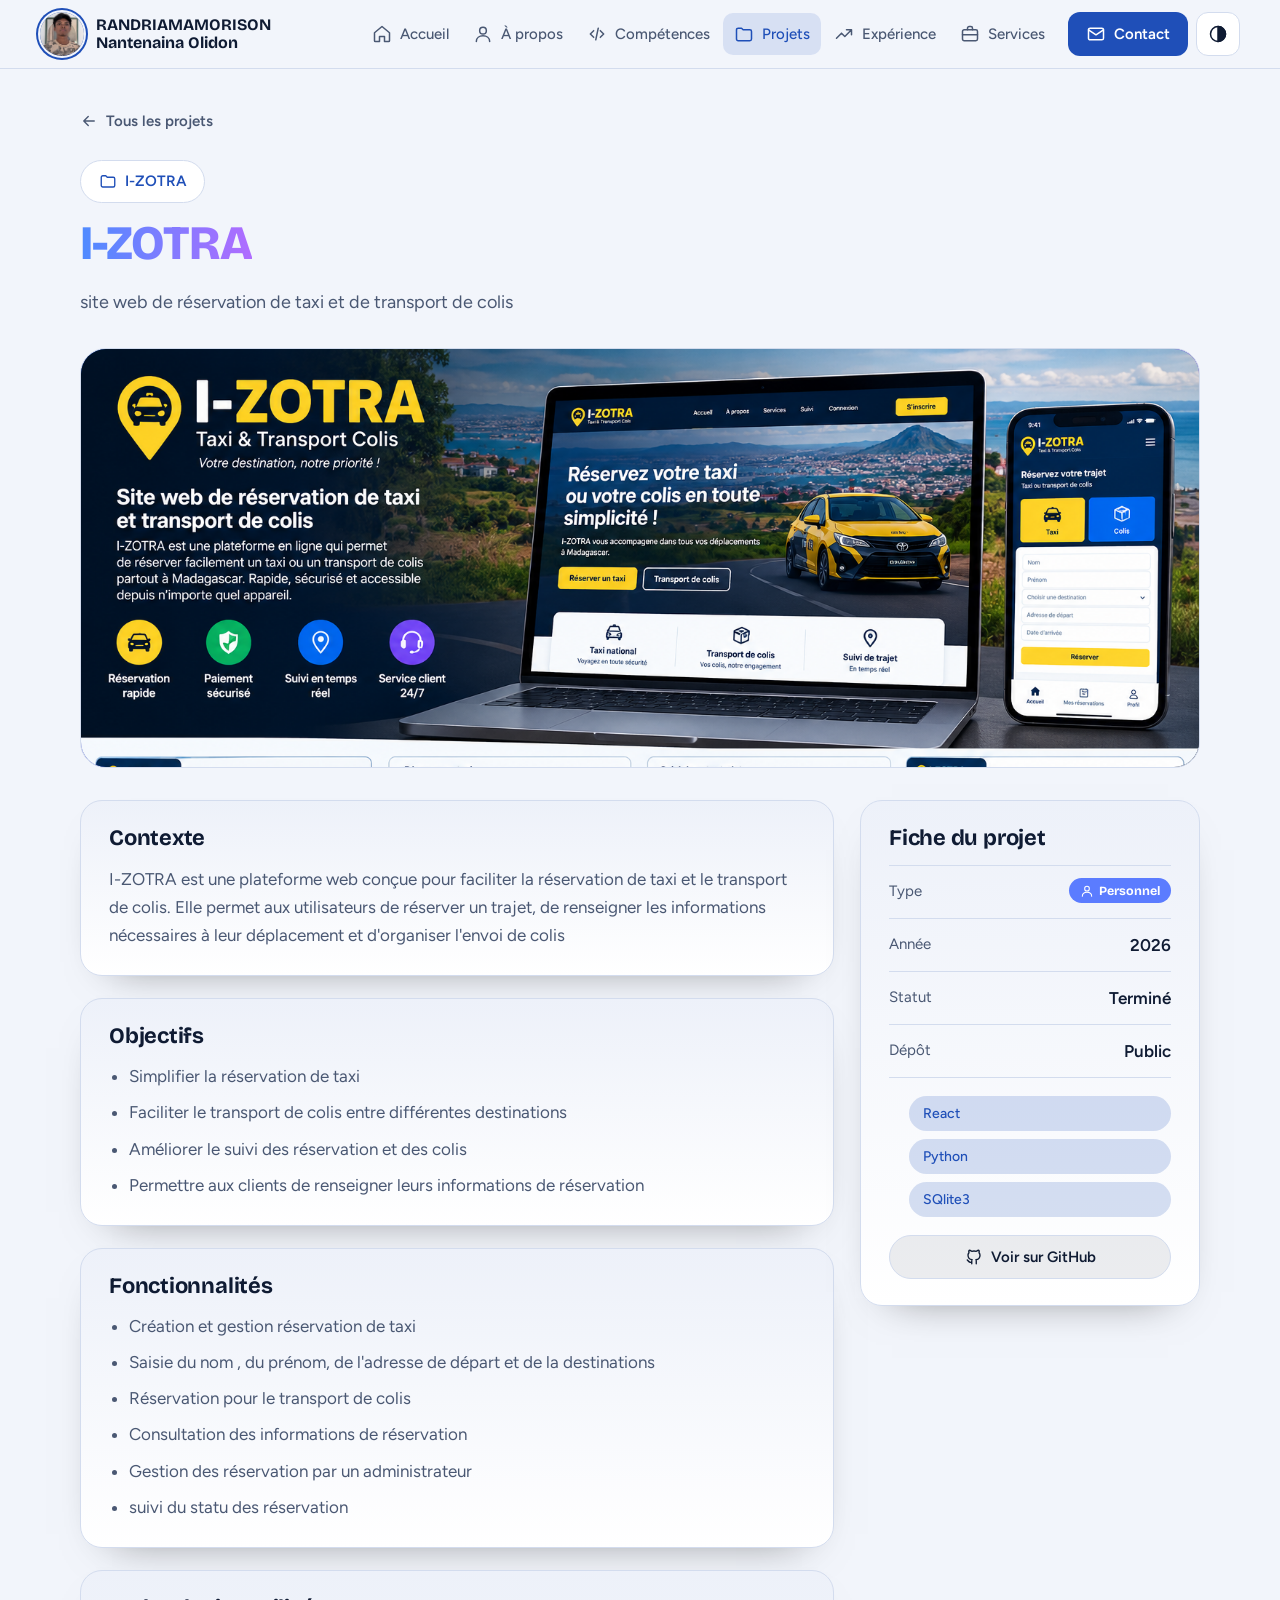
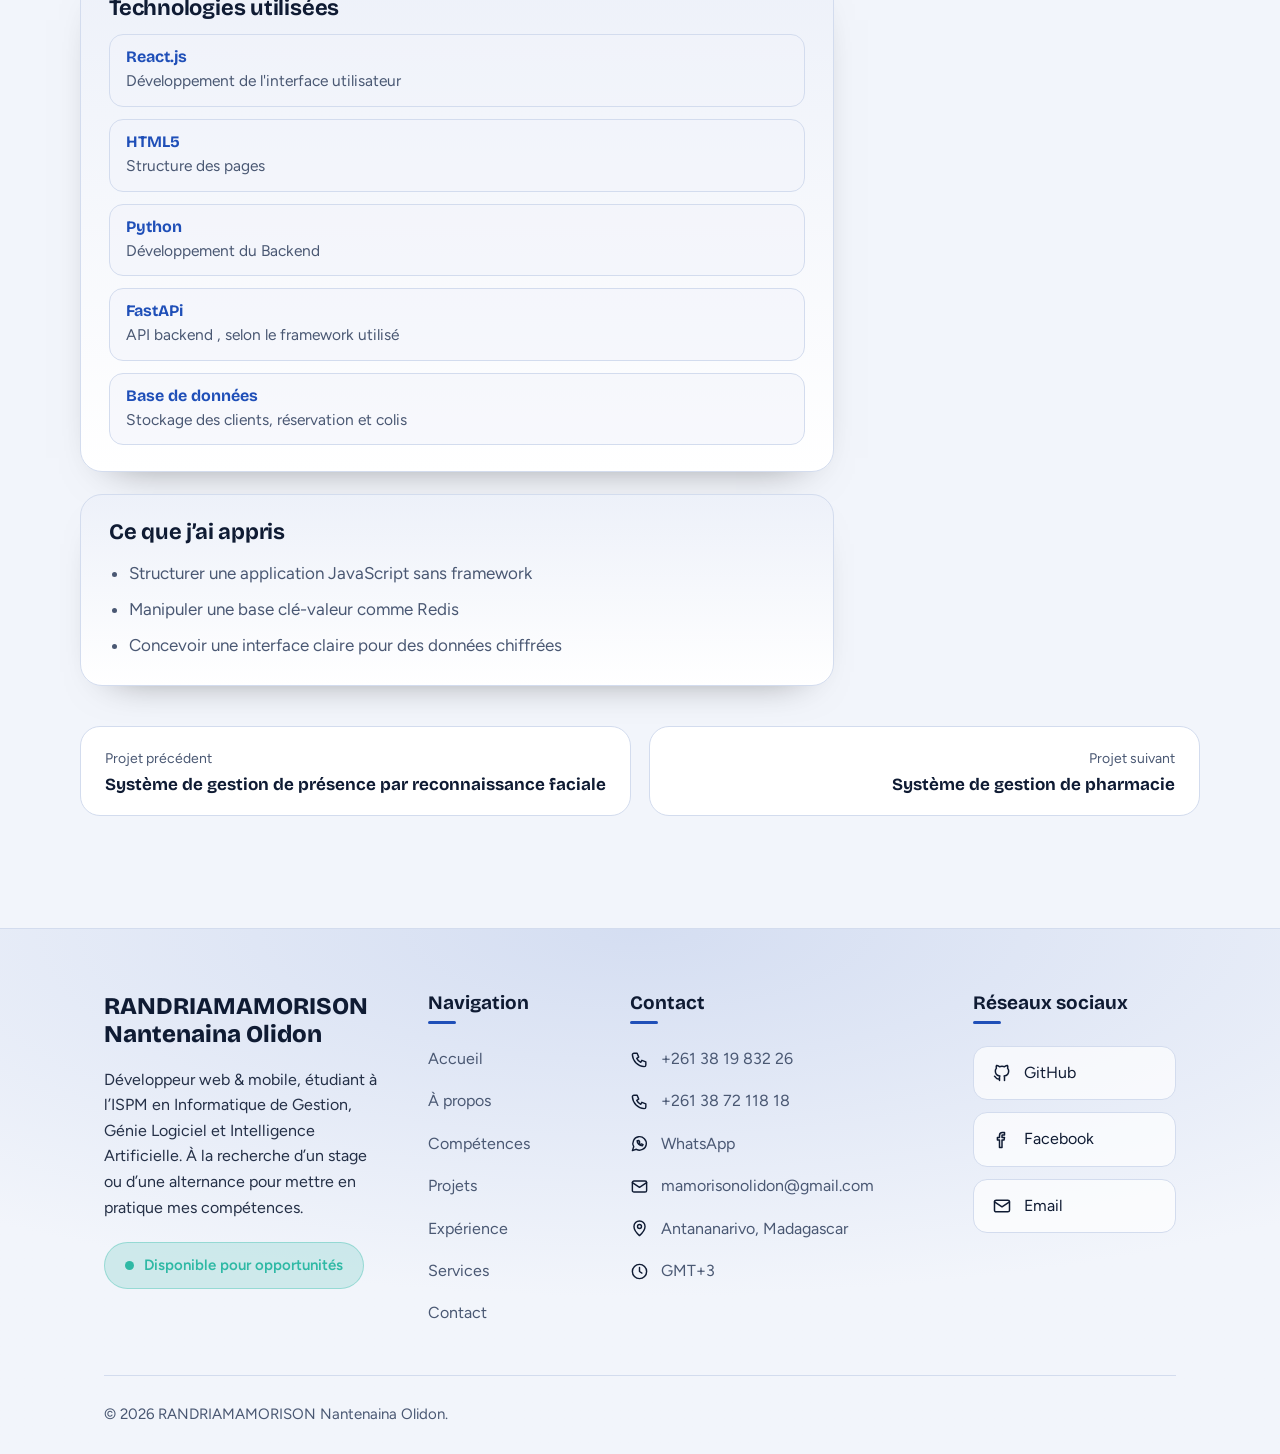
<file: projet-budget.html>
<!DOCTYPE html>
<html lang="fr">
<head>
<meta charset="utf-8">
<meta name="viewport" content="width=device-width, initial-scale=1, viewport-fit=cover">
<title>Application web de gestion de budget – RANDRIAMAMORISON Nantenaina Olidon</title>
<meta name="description" content="Application web de suivi de budget permettant d’enregistrer ses revenus et ses dépenses, et de visualiser l’évolution de ses finances.">
<link href="https://fonts.googleapis.com/css2?family=Bricolage+Grotesque:wght@500;700;800&family=Figtree:wght@400;500;600&display=swap" rel="stylesheet">
<link rel="stylesheet" href="style.css">
</head>
<body>
<svg width="0" height="0" style="position:absolute" aria-hidden="true"><defs>
<symbol id="i-home" viewBox="0 0 24 24"><path d="M3 10.5 12 3l9 7.5V20a1 1 0 0 1-1 1h-5v-6H9v6H4a1 1 0 0 1-1-1z"/></symbol>
<symbol id="i-user" viewBox="0 0 24 24"><circle cx="12" cy="8" r="4"/><path d="M4 21c0-4.4 3.6-7 8-7s8 2.6 8 7"/></symbol>
<symbol id="i-code" viewBox="0 0 24 24"><path d="m8 8-4 4 4 4M16 8l4 4-4 4M13.5 5l-3 14"/></symbol>
<symbol id="i-folder" viewBox="0 0 24 24"><path d="M3 7a2 2 0 0 1 2-2h4l2 2h8a2 2 0 0 1 2 2v9a2 2 0 0 1-2 2H5a2 2 0 0 1-2-2z"/></symbol>
<symbol id="i-trend" viewBox="0 0 24 24"><path d="m3 17 6-6 4 4 8-8M15 7h6v6"/></symbol>
<symbol id="i-brief" viewBox="0 0 24 24"><rect x="3" y="7" width="18" height="13" rx="2"/><path d="M9 7V5a2 2 0 0 1 2-2h2a2 2 0 0 1 2 2v2M3 13h18"/></symbol>
<symbol id="i-mail" viewBox="0 0 24 24"><rect x="3" y="5" width="18" height="14" rx="2"/><path d="m3 7 9 6 9-6"/></symbol>
<symbol id="i-menu" viewBox="0 0 24 24"><path d="M4 6h16M4 12h16M4 18h16"/></symbol>
<symbol id="i-x" viewBox="0 0 24 24"><path d="M6 6l12 12M18 6 6 18"/></symbol>
<symbol id="i-theme" viewBox="0 0 24 24"><circle cx="12" cy="12" r="9"/><path d="M12 3v18a9 9 0 0 0 0-18z" fill="currentColor"/></symbol>
<symbol id="i-github" viewBox="0 0 24 24"><path d="M9 19c-4.3 1.4-4.3-2.5-6-3m12 5v-3.5c0-1 .1-1.4-.5-2 2.8-.3 5.5-1.4 5.5-6a4.6 4.6 0 0 0-1.3-3.2 4.2 4.2 0 0 0-.1-3.2s-1.1-.3-3.5 1.3a12.3 12.3 0 0 0-6.2 0C6.5 2.8 5.4 3.1 5.4 3.1a4.2 4.2 0 0 0-.1 3.2A4.6 4.6 0 0 0 4 9.5c0 4.6 2.7 5.7 5.5 6-.6.6-.6 1.2-.5 2V21"/></symbol>
<symbol id="i-server" viewBox="0 0 24 24"><rect x="3" y="4" width="18" height="6" rx="1.5"/><rect x="3" y="14" width="18" height="6" rx="1.5"/><path d="M7 7h.01M7 17h.01"/></symbol>
<symbol id="i-phone" viewBox="0 0 24 24"><rect x="7" y="2.5" width="10" height="19" rx="2.5"/><path d="M11 18.5h2"/></symbol>
<symbol id="i-db" viewBox="0 0 24 24"><ellipse cx="12" cy="6" rx="8" ry="3"/><path d="M4 6v6c0 1.7 3.6 3 8 3s8-1.3 8-3V6M4 12v6c0 1.7 3.6 3 8 3s8-1.3 8-3v-6"/></symbol>
<symbol id="i-tool" viewBox="0 0 24 24"><path d="M14.7 6.3a4 4 0 0 0-5.4 5.4L3 18l3 3 6.3-6.3a4 4 0 0 0 5.4-5.4l-2.6 2.6-2.4-.6-.6-2.4z"/></symbol>
<symbol id="i-globe" viewBox="0 0 24 24"><circle cx="12" cy="12" r="9"/><path d="M3 12h18M12 3c2.5 2.5 3.5 5.5 3.5 9s-1 6.5-3.5 9c-2.5-2.5-3.5-5.5-3.5-9S9.5 5.5 12 3z"/></symbol>
<symbol id="i-cap" viewBox="0 0 24 24"><path d="m2 9 10-5 10 5-10 5z"/><path d="M6 11.5V16c0 1.5 2.7 3 6 3s6-1.5 6-3v-4.500M22 9v6"/></symbol>
<symbol id="i-branch" viewBox="0 0 24 24"><circle cx="6" cy="5" r="2"/><circle cx="6" cy="19" r="2"/><circle cx="18" cy="8" r="2"/><path d="M6 7v10M18 10c0 4-6 3-12 7"/></symbol>
<symbol id="i-check" viewBox="0 0 24 24"><circle cx="12" cy="12" r="9"/><path d="m8 12.5 3 3 5-6"/></symbol>
<symbol id="i-ext" viewBox="0 0 24 24"><path d="M14 4h6v6M20 4 10 14M18 14v5a1 1 0 0 1-1 1H5a1 1 0 0 1-1-1V7a1 1 0 0 1 1-1h5"/></symbol>
<symbol id="i-arrow" viewBox="0 0 24 24"><path d="M5 12h14M13 6l6 6-6 6"/></symbol>
<symbol id="i-call" viewBox="0 0 24 24"><path d="M5 4h4l2 5-2.5 1.5a11 11 0 0 0 5 5L15 13l5 2v4a2 2 0 0 1-2 2A16 16 0 0 1 3 6a2 2 0 0 1 2-2z"/></symbol>
<symbol id="i-wa" viewBox="0 0 24 24"><path d="M3 21l1.700-5A8.5 8.5 0 1 1 8 19.3z"/><path d="M9 8.5c0 3.500 3 6.500 6.500 6.500l1-1.5-2-1-1 .8a4 4 0 0 1-2-2l.8-1-1-2z"/></symbol>
<symbol id="i-send" viewBox="0 0 24 24"><path d="M21 3 10 14M21 3l-7 18-4-7-7-4z"/></symbol>
<symbol id="i-pin" viewBox="0 0 24 24"><path d="M12 21s7-6.2 7-11.5a7 7 0 0 0-14 0C5 14.8 12 21 12 21z"/><circle cx="12" cy="9.5" r="2.5"/></symbol>
<symbol id="i-clock" viewBox="0 0 24 24"><circle cx="12" cy="12" r="9"/><path d="M12 7v5l3 2"/></symbol>
<symbol id="i-in" viewBox="0 0 24 24"><rect x="3" y="3" width="18" height="18" rx="3"/><path d="M8 10.5V16M8 7.5v.01M12 16v-5.5M12 13c0-1.5 1-2.5 2.5-2.5S17 11.5 17 13v3"/></symbol>
<symbol id="i-fb" viewBox="0 0 24 24"><path d="M15 3h-2.5A3.5 3.5 0 0 0 9 6.5V9H6.5v3H9v9h3v-9h2.5l.5-3h-3V6.5c0-.3.2-.5.5-.5H15z"/></symbol>
<symbol id="i-heart" viewBox="0 0 24 24"><path d="M12 20s-8-4.8-8-10.5A4.5 4.5 0 0 1 12 7a4.5 4.5 0 0 1 8 2.5C20 15.2 12 20 12 20z" fill="currentColor"/></symbol>
</defs></svg>
<header><div class="bar">
<a class="brand" href="index.html" aria-label="Accueil"><span class="logo" aria-hidden="true"><img src="assets/olidon.jpg" alt="" onerror="this.remove()"></span><span class="who"><b>RANDRIAMAMORISON  <br><span>Nantenaina Olidon</span></b></span></a>
<nav id="nav" aria-label="Navigation principale"><a href="index.html#accueil"><svg class="i" aria-hidden="true"><use href="#i-home"/></svg><span>Accueil</span></a><a href="index.html#apropos"><svg class="i" aria-hidden="true"><use href="#i-user"/></svg><span>À propos</span></a><a href="index.html#competences"><svg class="i" aria-hidden="true"><use href="#i-code"/></svg><span>Compétences</span></a><a class="on" href="index.html#projets" aria-current="true"><svg class="i" aria-hidden="true"><use href="#i-folder"/></svg><span>Projets</span></a><a href="index.html#experience"><svg class="i" aria-hidden="true"><use href="#i-trend"/></svg><span>Expérience</span></a><a href="index.html#services"><svg class="i" aria-hidden="true"><use href="#i-brief"/></svg><span>Services</span></a><a class="nav-contact" href="contact.html"><svg class="i" aria-hidden="true"><use href="#i-mail"/></svg><span>Me contacter</span></a></nav>
<div class="actions">
<a class="cta" href="contact.html"><svg class="i" aria-hidden="true"><use href="#i-mail"/></svg>Contact</a>
<button class="ibtn" id="t" type="button" aria-label="Changer de thème"><svg class="i" aria-hidden="true"><use href="#i-theme"/></svg></button>
<button class="ibtn burger" id="bg" type="button" aria-label="Ouvrir le menu" aria-expanded="false" aria-controls="nav"><svg class="i" aria-hidden="true"><use href="#i-menu"/></svg></button>
</div>
</div></header>
<main class="pd">
<a class="pd-back" href="index.html#projets"><svg class="i" aria-hidden="true"><use href="#i-arrow"/></svg>Tous les projets</a>
<div class="pd-head">
<span class="sk-pill"><svg class="i" aria-hidden="true"><use href="#i-folder"/></svg>I-ZOTRA</span>
<h1 class="sk-title">I-ZOTRA</h1>
<p class="sk-sub">site web de réservation de taxi et de transport de colis</p>
</div>
<div class="pd-media"><img src="assets/izotra.png" alt="Aperçu du projet Application web de gestion de budget" onerror="this.remove()"><span class="pj-fallback" aria-hidden="true"><svg class="i"><use href="#i-code"/></svg></span></div>
<div class="pd-grid">
<div class="pd-main">
<div class="pd-card"><h2>Contexte</h2><p>I-ZOTRA est une plateforme web conçue pour faciliter la réservation de taxi et le transport de colis. Elle permet aux utilisateurs de réserver un trajet, de renseigner les informations nécessaires à leur déplacement et d'organiser l'envoi de colis</p></div>
<div class="pd-card"><h2>Objectifs</h2><ul><li>Simplifier la réservation de taxi</li><li>Faciliter le transport de colis entre différentes destinations</li><li>Améliorer le suivi des réservation et des colis</li><li>Permettre aux clients de renseigner leurs informations de réservation</li></ul></div>
<div class="pd-card"><h2>Fonctionnalités</h2><ul><li>Création et gestion réservation de taxi</li><li>Saisie du nom , du prénom, de l'adresse de départ et de la destinations</li><li>Réservation pour le transport de  colis</li><li>Consultation des informations de réservation</li><li>Gestion des réservation par un administrateur</li><li>suivi du statu des réservation</li></ul></div>
<div class="pd-card"><h2>Technologies utilisées</h2><ul class="pd-stack"><li><b>React.js</b><span>Développement de l'interface utilisateur</span></li><li><b>HTML5</b><span>Structure des pages</span></li><li><b>Python</b><span>Développement du Backend</span></li><li><b>FastAPi</b><span>API backend , selon le framework utilisé</span></li><li><b>Base de données</b><span>Stockage des clients, réservation et colis</span></li></ul></div>
<div class="pd-card"><h2>Ce que j’ai appris</h2><ul><li>Structurer une application JavaScript sans framework</li><li>Manipuler une base clé-valeur comme Redis</li><li>Concevoir une interface claire pour des données chiffrées</li></ul></div>
</div>
<aside class="pd-side" aria-label="Fiche du projet">
<div class="pd-card">
<h2>Fiche du projet</h2>
<dl class="pd-facts">
<div><dt>Type</dt><dd><span class="pj-type t-perso"><svg class="i" aria-hidden="true"><use href="#i-user"/></svg>Personnel</span></dd></div>
<div><dt>Année</dt><dd>2026</dd></div>
<div><dt>Statut</dt><dd>Terminé</dd></div>
<div><dt>Dépôt</dt><dd>Public</dd></div>

</dl>
<ul class="pj-tags"><li>React</li><li>Python</li><li>SQlite3</li></ul>
<a class="pj-btn gh" href="https://github.com/mamorisonolidon-gif/I-ZOTRA" target="_blank" rel="noopener noreferrer" aria-label="Voir le code source de : Application web de gestion de budget"><svg class="i" aria-hidden="true"><use href="#i-github"/></svg>Voir sur GitHub</a>
</div>
</aside>
</div>
<div class="pd-pager" role="navigation" aria-label="Autres projets">
<a href="projet-presence.html"><small>Projet précédent</small><b>Système de gestion de présence par reconnaissance faciale</b></a>
<a class="next" href="projet-pharma.html"><small>Projet suivant</small><b>Système de gestion de pharmacie</b></a>
</div>
</main>
<footer class="ft">
<div class="ft-in">
<div class="ft-grid">
<div class="ft-brand">
<a class="ft-name" href="index.html">RANDRIAMAMORISON<br>Nantenaina Olidon</a>
<p>Développeur web &amp; mobile, étudiant à l’ISPM en Informatique de Gestion, Génie Logiciel et Intelligence Artificielle. À la recherche d’un stage ou d’une alternance pour mettre en pratique mes compétences.</p>
<span class="ft-avail"><i aria-hidden="true"></i>Disponible pour opportunités</span>
</div>
<div class="ft-col" role="navigation" aria-label="Navigation du pied de page"><h3>Navigation</h3><ul class="ft-links"><li><a href="index.html#accueil">Accueil</a></li><li><a href="index.html#apropos">À propos</a></li><li><a href="index.html#competences">Compétences</a></li><li><a href="index.html#projets">Projets</a></li><li><a href="index.html#experience">Expérience</a></li><li><a href="index.html#services">Services</a></li><li><a href="contact.html">Contact</a></li></ul></div>
<div class="ft-col"><h3>Contact</h3><ul class="ft-contact">
<li><svg class="i" aria-hidden="true"><use href="#i-call"/></svg><a href="tel:+261381983226">+261 38 19 832 26</a></li>
<li><svg class="i" aria-hidden="true"><use href="#i-call"/></svg><a href="tel:+261387211818">+261 38 72 118 18</a></li>
<li><svg class="i" aria-hidden="true"><use href="#i-wa"/></svg><a href="https://wa.me/261381983226" target="_blank" rel="noopener noreferrer">WhatsApp</a></li>
<li><svg class="i" aria-hidden="true"><use href="#i-mail"/></svg><a href="mailto:mamorisonolidon@gmail.com">mamorisonolidon@gmail.com</a></li>
<li><svg class="i" aria-hidden="true"><use href="#i-pin"/></svg><span>Antananarivo, Madagascar</span></li>
<li><svg class="i" aria-hidden="true"><use href="#i-clock"/></svg><span>GMT+3</span></li>
</ul></div>
<div class="ft-col"><h3>Réseaux sociaux</h3><ul class="ft-social">
<li><a href="https://github.com/mamorisonolidon-gif" target="_blank" rel="noopener noreferrer"><svg class="i" aria-hidden="true"><use href="#i-github"/></svg>GitHub</a></li>

<li><a href="https://www.facebook.com/olidon.randriamamorison" target="_blank" rel="noopener noreferrer"><svg class="i" aria-hidden="true"><use href="#i-fb"/></svg>Facebook</a></li>
<li><a href="mailto:mamorisonolidon@gmail.com"><svg class="i" aria-hidden="true"><use href="#i-mail"/></svg>Email</a></li>
</ul></div>
</div>
<div class="ft-bottom"><span>© 2026 RANDRIAMAMORISON Nantenaina Olidon.</div>
</div>
</footer>
<script src="script.js"></script>
</body>
</html>
</file>
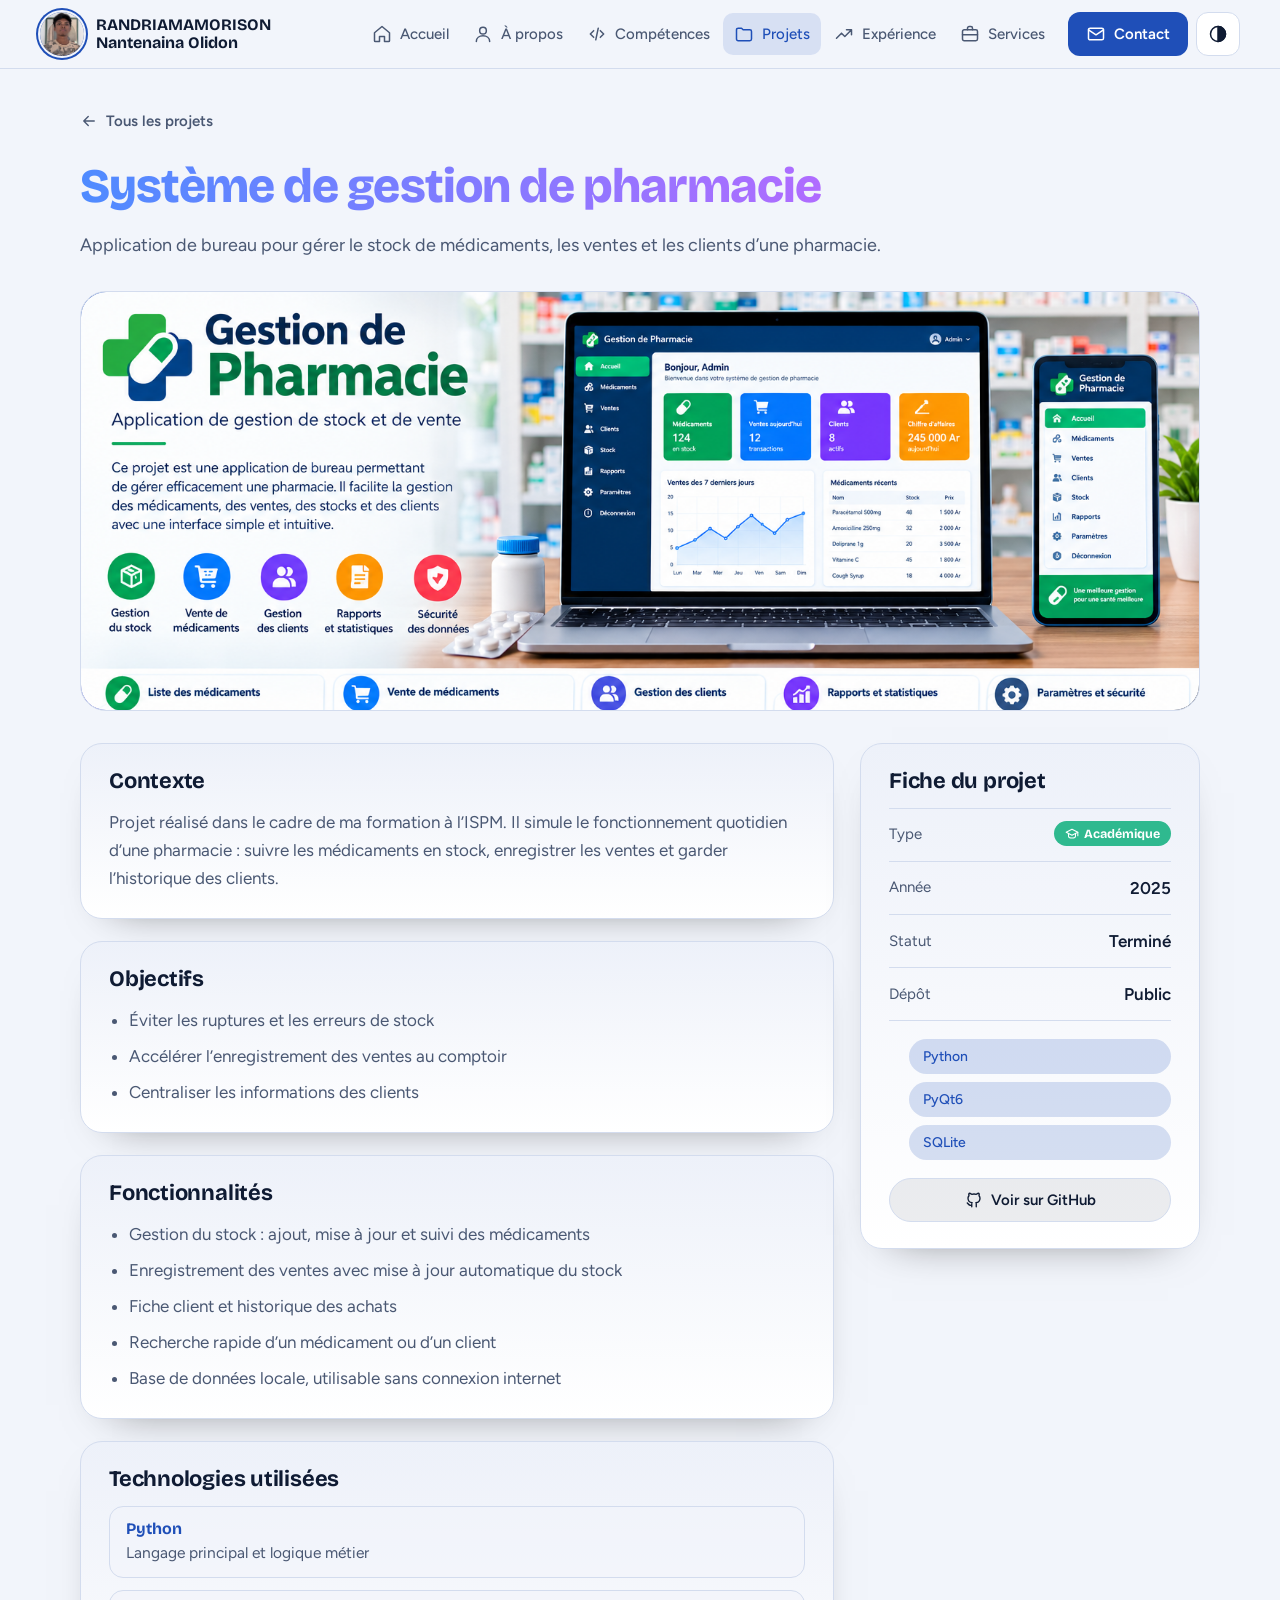
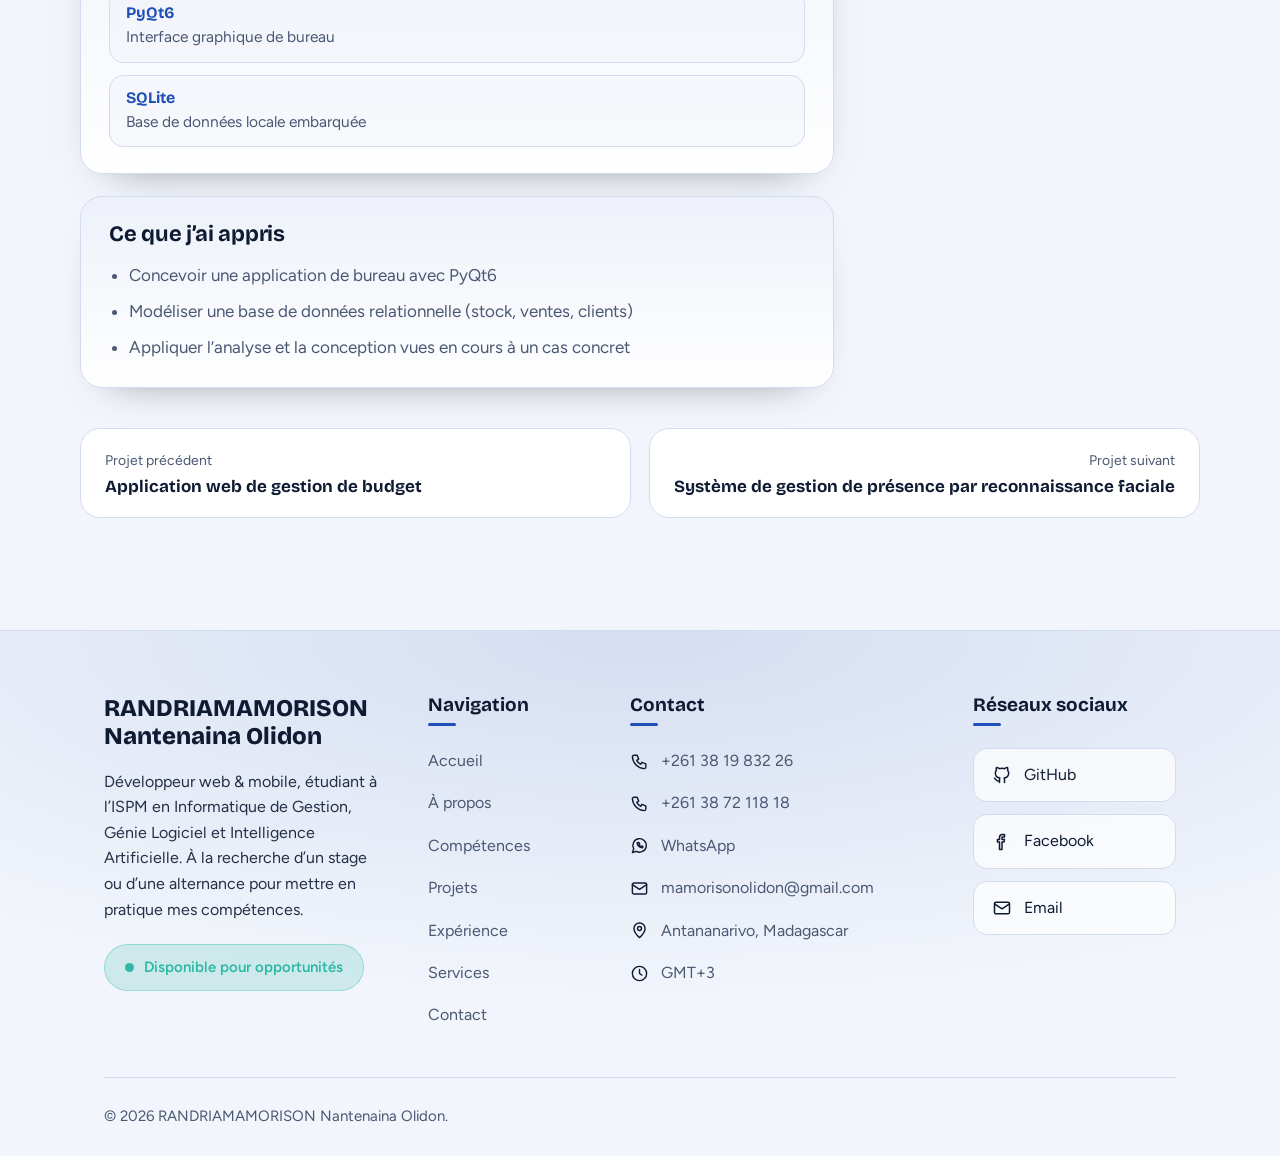
<file: projet-pharma.html>
<!DOCTYPE html>
<html lang="fr">
<head>
<meta charset="utf-8">
<meta name="viewport" content="width=device-width, initial-scale=1, viewport-fit=cover">
<title>Système de gestion de pharmacie – RANDRIAMAMORISON Nantenaina Olidon</title>
<meta name="description" content="Application de bureau pour gérer le stock de médicaments, les ventes et les clients d’une pharmacie.">
<link href="https://fonts.googleapis.com/css2?family=Bricolage+Grotesque:wght@500;700;800&family=Figtree:wght@400;500;600&display=swap" rel="stylesheet">
<link rel="stylesheet" href="style.css">
</head>
<body>
<svg width="0" height="0" style="position:absolute" aria-hidden="true"><defs>
<symbol id="i-home" viewBox="0 0 24 24"><path d="M3 10.5 12 3l9 7.5V20a1 1 0 0 1-1 1h-5v-6H9v6H4a1 1 0 0 1-1-1z"/></symbol>
<symbol id="i-user" viewBox="0 0 24 24"><circle cx="12" cy="8" r="4"/><path d="M4 21c0-4.4 3.6-7 8-7s8 2.6 8 7"/></symbol>
<symbol id="i-code" viewBox="0 0 24 24"><path d="m8 8-4 4 4 4M16 8l4 4-4 4M13.5 5l-3 14"/></symbol>
<symbol id="i-folder" viewBox="0 0 24 24"><path d="M3 7a2 2 0 0 1 2-2h4l2 2h8a2 2 0 0 1 2 2v9a2 2 0 0 1-2 2H5a2 2 0 0 1-2-2z"/></symbol>
<symbol id="i-trend" viewBox="0 0 24 24"><path d="m3 17 6-6 4 4 8-8M15 7h6v6"/></symbol>
<symbol id="i-brief" viewBox="0 0 24 24"><rect x="3" y="7" width="18" height="13" rx="2"/><path d="M9 7V5a2 2 0 0 1 2-2h2a2 2 0 0 1 2 2v2M3 13h18"/></symbol>
<symbol id="i-mail" viewBox="0 0 24 24"><rect x="3" y="5" width="18" height="14" rx="2"/><path d="m3 7 9 6 9-6"/></symbol>
<symbol id="i-menu" viewBox="0 0 24 24"><path d="M4 6h16M4 12h16M4 18h16"/></symbol>
<symbol id="i-x" viewBox="0 0 24 24"><path d="M6 6l12 12M18 6 6 18"/></symbol>
<symbol id="i-theme" viewBox="0 0 24 24"><circle cx="12" cy="12" r="9"/><path d="M12 3v18a9 9 0 0 0 0-18z" fill="currentColor"/></symbol>
<symbol id="i-github" viewBox="0 0 24 24"><path d="M9 19c-4.3 1.4-4.3-2.5-6-3m12 5v-3.5c0-1 .1-1.4-.5-2 2.8-.3 5.5-1.4 5.5-6a4.6 4.6 0 0 0-1.3-3.2 4.2 4.2 0 0 0-.1-3.2s-1.1-.3-3.5 1.3a12.3 12.3 0 0 0-6.2 0C6.5 2.8 5.4 3.1 5.4 3.1a4.2 4.2 0 0 0-.1 3.2A4.6 4.6 0 0 0 4 9.5c0 4.6 2.7 5.7 5.5 6-.6.6-.6 1.2-.5 2V21"/></symbol>
<symbol id="i-server" viewBox="0 0 24 24"><rect x="3" y="4" width="18" height="6" rx="1.5"/><rect x="3" y="14" width="18" height="6" rx="1.5"/><path d="M7 7h.01M7 17h.01"/></symbol>
<symbol id="i-phone" viewBox="0 0 24 24"><rect x="7" y="2.5" width="10" height="19" rx="2.5"/><path d="M11 18.5h2"/></symbol>
<symbol id="i-db" viewBox="0 0 24 24"><ellipse cx="12" cy="6" rx="8" ry="3"/><path d="M4 6v6c0 1.7 3.6 3 8 3s8-1.3 8-3V6M4 12v6c0 1.7 3.6 3 8 3s8-1.3 8-3v-6"/></symbol>
<symbol id="i-tool" viewBox="0 0 24 24"><path d="M14.7 6.3a4 4 0 0 0-5.4 5.4L3 18l3 3 6.3-6.3a4 4 0 0 0 5.4-5.4l-2.6 2.6-2.4-.6-.6-2.4z"/></symbol>
<symbol id="i-globe" viewBox="0 0 24 24"><circle cx="12" cy="12" r="9"/><path d="M3 12h18M12 3c2.5 2.5 3.5 5.5 3.5 9s-1 6.5-3.5 9c-2.5-2.5-3.5-5.5-3.5-9S9.5 5.5 12 3z"/></symbol>
<symbol id="i-cap" viewBox="0 0 24 24"><path d="m2 9 10-5 10 5-10 5z"/><path d="M6 11.5V16c0 1.5 2.7 3 6 3s6-1.5 6-3v-4.500M22 9v6"/></symbol>
<symbol id="i-branch" viewBox="0 0 24 24"><circle cx="6" cy="5" r="2"/><circle cx="6" cy="19" r="2"/><circle cx="18" cy="8" r="2"/><path d="M6 7v10M18 10c0 4-6 3-12 7"/></symbol>
<symbol id="i-check" viewBox="0 0 24 24"><circle cx="12" cy="12" r="9"/><path d="m8 12.5 3 3 5-6"/></symbol>
<symbol id="i-ext" viewBox="0 0 24 24"><path d="M14 4h6v6M20 4 10 14M18 14v5a1 1 0 0 1-1 1H5a1 1 0 0 1-1-1V7a1 1 0 0 1 1-1h5"/></symbol>
<symbol id="i-arrow" viewBox="0 0 24 24"><path d="M5 12h14M13 6l6 6-6 6"/></symbol>
<symbol id="i-call" viewBox="0 0 24 24"><path d="M5 4h4l2 5-2.5 1.5a11 11 0 0 0 5 5L15 13l5 2v4a2 2 0 0 1-2 2A16 16 0 0 1 3 6a2 2 0 0 1 2-2z"/></symbol>
<symbol id="i-wa" viewBox="0 0 24 24"><path d="M3 21l1.700-5A8.5 8.5 0 1 1 8 19.3z"/><path d="M9 8.5c0 3.500 3 6.500 6.500 6.500l1-1.5-2-1-1 .8a4 4 0 0 1-2-2l.8-1-1-2z"/></symbol>
<symbol id="i-send" viewBox="0 0 24 24"><path d="M21 3 10 14M21 3l-7 18-4-7-7-4z"/></symbol>
<symbol id="i-pin" viewBox="0 0 24 24"><path d="M12 21s7-6.2 7-11.5a7 7 0 0 0-14 0C5 14.8 12 21 12 21z"/><circle cx="12" cy="9.5" r="2.5"/></symbol>
<symbol id="i-clock" viewBox="0 0 24 24"><circle cx="12" cy="12" r="9"/><path d="M12 7v5l3 2"/></symbol>
<symbol id="i-in" viewBox="0 0 24 24"><rect x="3" y="3" width="18" height="18" rx="3"/><path d="M8 10.5V16M8 7.5v.01M12 16v-5.5M12 13c0-1.5 1-2.5 2.5-2.5S17 11.5 17 13v3"/></symbol>
<symbol id="i-fb" viewBox="0 0 24 24"><path d="M15 3h-2.5A3.5 3.5 0 0 0 9 6.5V9H6.5v3H9v9h3v-9h2.5l.5-3h-3V6.5c0-.3.2-.5.5-.5H15z"/></symbol>
<symbol id="i-heart" viewBox="0 0 24 24"><path d="M12 20s-8-4.8-8-10.5A4.5 4.5 0 0 1 12 7a4.5 4.5 0 0 1 8 2.5C20 15.2 12 20 12 20z" fill="currentColor"/></symbol>
</defs></svg>
<header><div class="bar">
<a class="brand" href="index.html" aria-label="Accueil"><span class="logo" aria-hidden="true"><img src="assets/olidon.jpg" alt="" onerror="this.remove()"></span><span class="who"><b>RANDRIAMAMORISON  <br><span>Nantenaina Olidon</span></b></span></a>
<nav id="nav" aria-label="Navigation principale"><a href="index.html#accueil"><svg class="i" aria-hidden="true"><use href="#i-home"/></svg><span>Accueil</span></a><a href="index.html#apropos"><svg class="i" aria-hidden="true"><use href="#i-user"/></svg><span>À propos</span></a><a href="index.html#competences"><svg class="i" aria-hidden="true"><use href="#i-code"/></svg><span>Compétences</span></a><a class="on" href="index.html#projets" aria-current="true"><svg class="i" aria-hidden="true"><use href="#i-folder"/></svg><span>Projets</span></a><a href="index.html#experience"><svg class="i" aria-hidden="true"><use href="#i-trend"/></svg><span>Expérience</span></a><a href="index.html#services"><svg class="i" aria-hidden="true"><use href="#i-brief"/></svg><span>Services</span></a><a class="nav-contact" href="contact.html"><svg class="i" aria-hidden="true"><use href="#i-mail"/></svg><span>Me contacter</span></a></nav>
<div class="actions">
<a class="cta" href="contact.html"><svg class="i" aria-hidden="true"><use href="#i-mail"/></svg>Contact</a>
<button class="ibtn" id="t" type="button" aria-label="Changer de thème"><svg class="i" aria-hidden="true"><use href="#i-theme"/></svg></button>
<button class="ibtn burger" id="bg" type="button" aria-label="Ouvrir le menu" aria-expanded="false" aria-controls="nav"><svg class="i" aria-hidden="true"><use href="#i-menu"/></svg></button>
</div>
</div></header>
<main class="pd">
<a class="pd-back" href="index.html#projets"><svg class="i" aria-hidden="true"><use href="#i-arrow"/></svg>Tous les projets</a>
<div class="pd-head">

<h1 class="sk-title">Système de gestion de pharmacie</h1>
<p class="sk-sub">Application de bureau pour gérer le stock de médicaments, les ventes et les clients d’une pharmacie.</p>
</div>
<div class="pd-media"><img src="assets/gsp (2).png" alt="Aperçu du projet Système de gestion de pharmacie" onerror="this.remove()"><span class="pj-fallback" aria-hidden="true"><svg class="i"><use href="#i-code"/></svg></span></div>
<div class="pd-grid">
<div class="pd-main">
<div class="pd-card"><h2>Contexte</h2><p>Projet réalisé dans le cadre de ma formation à l’ISPM. Il simule le fonctionnement quotidien d’une pharmacie : suivre les médicaments en stock, enregistrer les ventes et garder l’historique des clients.</p></div>
<div class="pd-card"><h2>Objectifs</h2><ul><li>Éviter les ruptures et les erreurs de stock</li><li>Accélérer l’enregistrement des ventes au comptoir</li><li>Centraliser les informations des clients</li></ul></div>
<div class="pd-card"><h2>Fonctionnalités</h2><ul><li>Gestion du stock : ajout, mise à jour et suivi des médicaments</li><li>Enregistrement des ventes avec mise à jour automatique du stock</li><li>Fiche client et historique des achats</li><li>Recherche rapide d’un médicament ou d’un client</li><li>Base de données locale, utilisable sans connexion internet</li></ul></div>
<div class="pd-card"><h2>Technologies utilisées</h2><ul class="pd-stack"><li><b>Python</b><span>Langage principal et logique métier</span></li><li><b>PyQt6</b><span>Interface graphique de bureau</span></li><li><b>SQLite</b><span>Base de données locale embarquée</span></li></ul></div>
<div class="pd-card"><h2>Ce que j’ai appris</h2><ul><li>Concevoir une application de bureau avec PyQt6</li><li>Modéliser une base de données relationnelle (stock, ventes, clients)</li><li>Appliquer l’analyse et la conception vues en cours à un cas concret</li></ul></div>
</div>
<aside class="pd-side" aria-label="Fiche du projet">
<div class="pd-card">
<h2>Fiche du projet</h2>
<dl class="pd-facts">
<div><dt>Type</dt><dd><span class="pj-type t-acad"><svg class="i" aria-hidden="true"><use href="#i-cap"/></svg>Académique</span></dd></div>
<div><dt>Année</dt><dd>2025</dd></div>
<div><dt>Statut</dt><dd>Terminé</dd></div>
<div><dt>Dépôt</dt><dd>Public</dd></div>
</dl>
<ul class="pj-tags"><li>Python</li><li>PyQt6</li><li>SQLite</li></ul>
<a class="pj-btn gh" href="https://github.com/mamorisonolidon-gif/Gestion_pharmacie" target="_blank" rel="noopener noreferrer" aria-label="Voir le code source de : Système de gestion de pharmacie"><svg class="i" aria-hidden="true"><use href="#i-github"/></svg>Voir sur GitHub</a>
</div>
</aside>
</div>
<div class="pd-pager" role="navigation" aria-label="Autres projets">
<a href="projet-budget.html"><small>Projet précédent</small><b>Application web de gestion de budget</b></a>
<a class="next" href="projet-presence.html"><small>Projet suivant</small><b>Système de gestion de présence par reconnaissance faciale</b></a>
</div>
</main>
<footer class="ft">
<div class="ft-in">
<div class="ft-grid">
<div class="ft-brand">
<a class="ft-name" href="index.html">RANDRIAMAMORISON<br>Nantenaina Olidon</a>
<p>Développeur web &amp; mobile, étudiant à l’ISPM en Informatique de Gestion, Génie Logiciel et Intelligence Artificielle. À la recherche d’un stage ou d’une alternance pour mettre en pratique mes compétences.</p>
<span class="ft-avail"><i aria-hidden="true"></i>Disponible pour opportunités</span>
</div>
<div class="ft-col" role="navigation" aria-label="Navigation du pied de page"><h3>Navigation</h3><ul class="ft-links"><li><a href="index.html#accueil">Accueil</a></li><li><a href="index.html#apropos">À propos</a></li><li><a href="index.html#competences">Compétences</a></li><li><a href="index.html#projets">Projets</a></li><li><a href="index.html#experience">Expérience</a></li><li><a href="index.html#services">Services</a></li><li><a href="contact.html">Contact</a></li></ul></div>
<div class="ft-col"><h3>Contact</h3><ul class="ft-contact">
<li><svg class="i" aria-hidden="true"><use href="#i-call"/></svg><a href="tel:+261381983226">+261 38 19 832 26</a></li>
<li><svg class="i" aria-hidden="true"><use href="#i-call"/></svg><a href="tel:+261387211818">+261 38 72 118 18</a></li>
<li><svg class="i" aria-hidden="true"><use href="#i-wa"/></svg><a href="https://wa.me/261381983226" target="_blank" rel="noopener noreferrer">WhatsApp</a></li>
<li><svg class="i" aria-hidden="true"><use href="#i-mail"/></svg><a href="mailto:mamorisonolidon@gmail.com">mamorisonolidon@gmail.com</a></li>
<li><svg class="i" aria-hidden="true"><use href="#i-pin"/></svg><span>Antananarivo, Madagascar</span></li>
<li><svg class="i" aria-hidden="true"><use href="#i-clock"/></svg><span>GMT+3</span></li>
</ul></div>
<div class="ft-col"><h3>Réseaux sociaux</h3><ul class="ft-social">
<li><a href="https://github.com/mamorisonolidon-gif" target="_blank" rel="noopener noreferrer"><svg class="i" aria-hidden="true"><use href="#i-github"/></svg>GitHub</a></li>

<li><a href="https://www.facebook.com/olidon.randriamamorison" target="_blank" rel="noopener noreferrer"><svg class="i" aria-hidden="true"><use href="#i-fb"/></svg>Facebook</a></li>
<li><a href="mailto:mamorisonolidon@gmail.com"><svg class="i" aria-hidden="true"><use href="#i-mail"/></svg>Email</a></li>
</ul></div>
</div>
<div class="ft-bottom"><span>© 2026 RANDRIAMAMORISON Nantenaina Olidon. </div>
</div>
</footer>
<script src="script.js"></script>
</body>
</html>
</file>
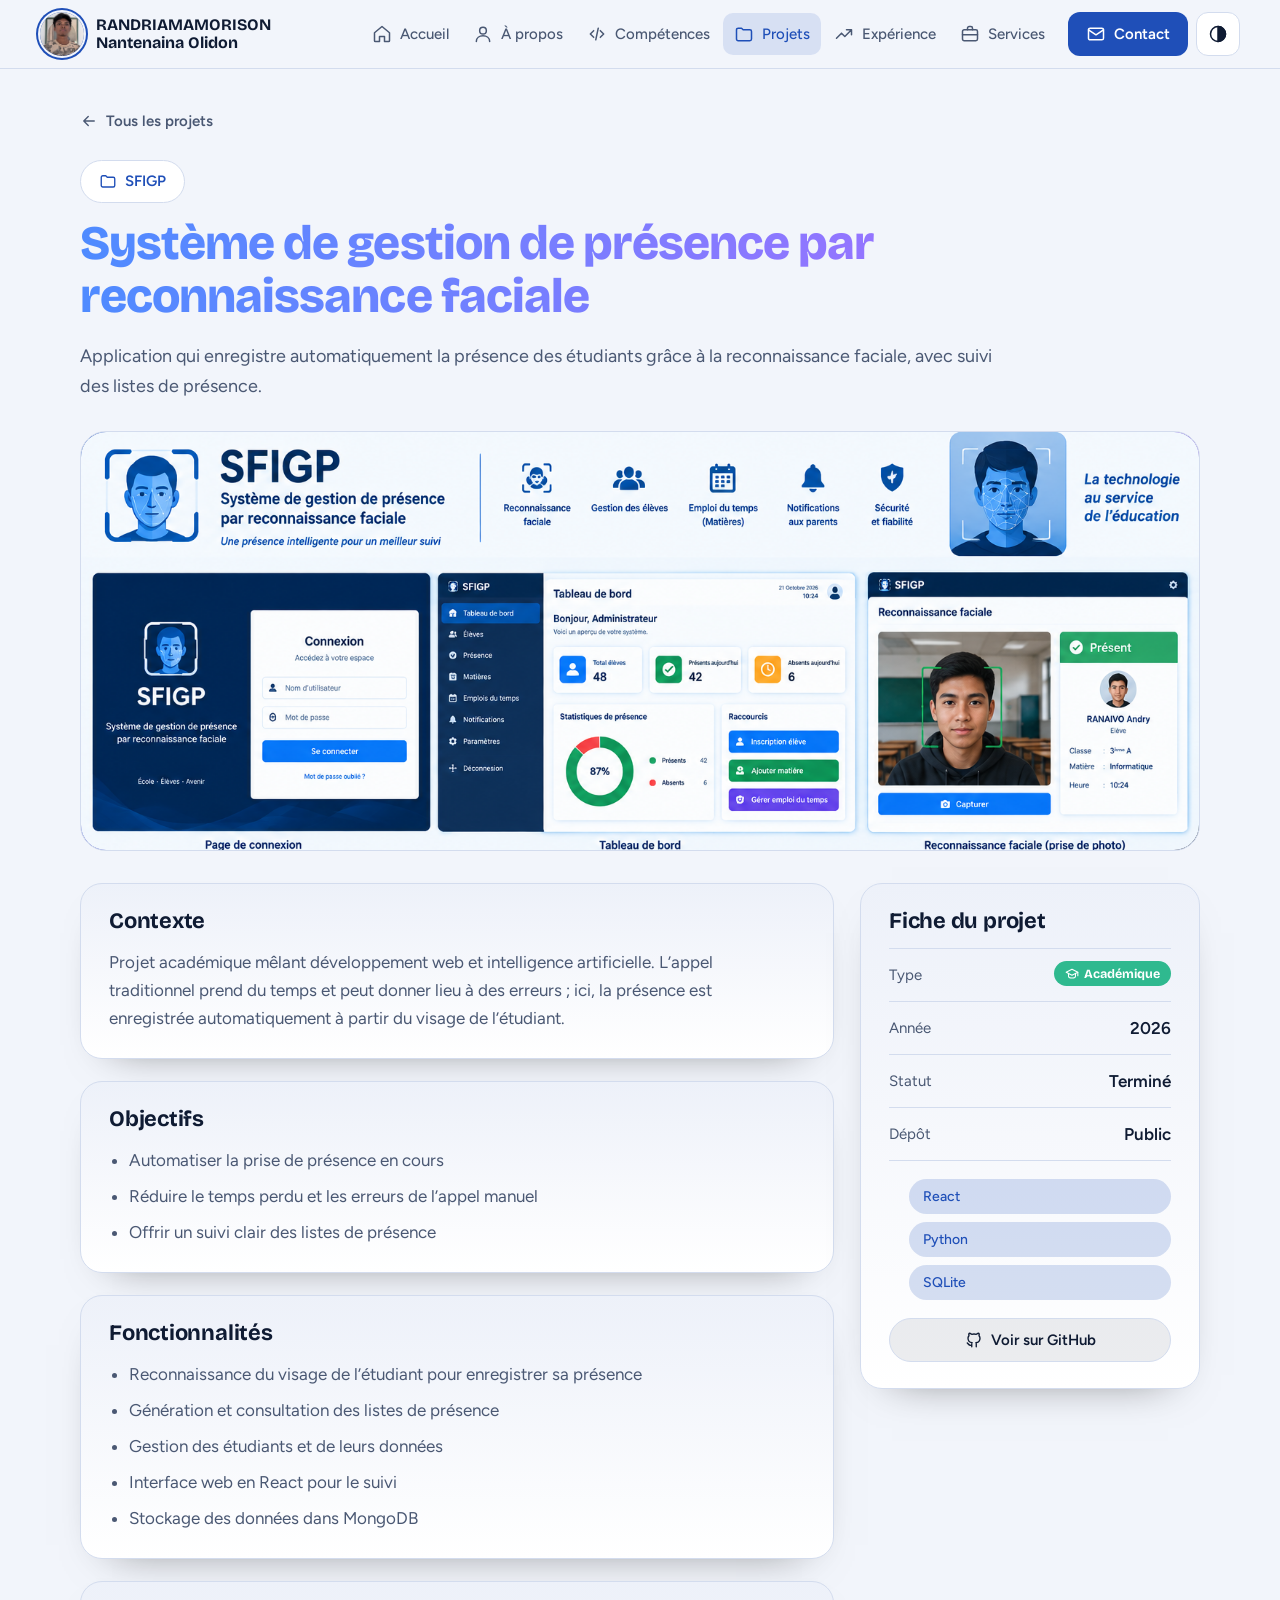
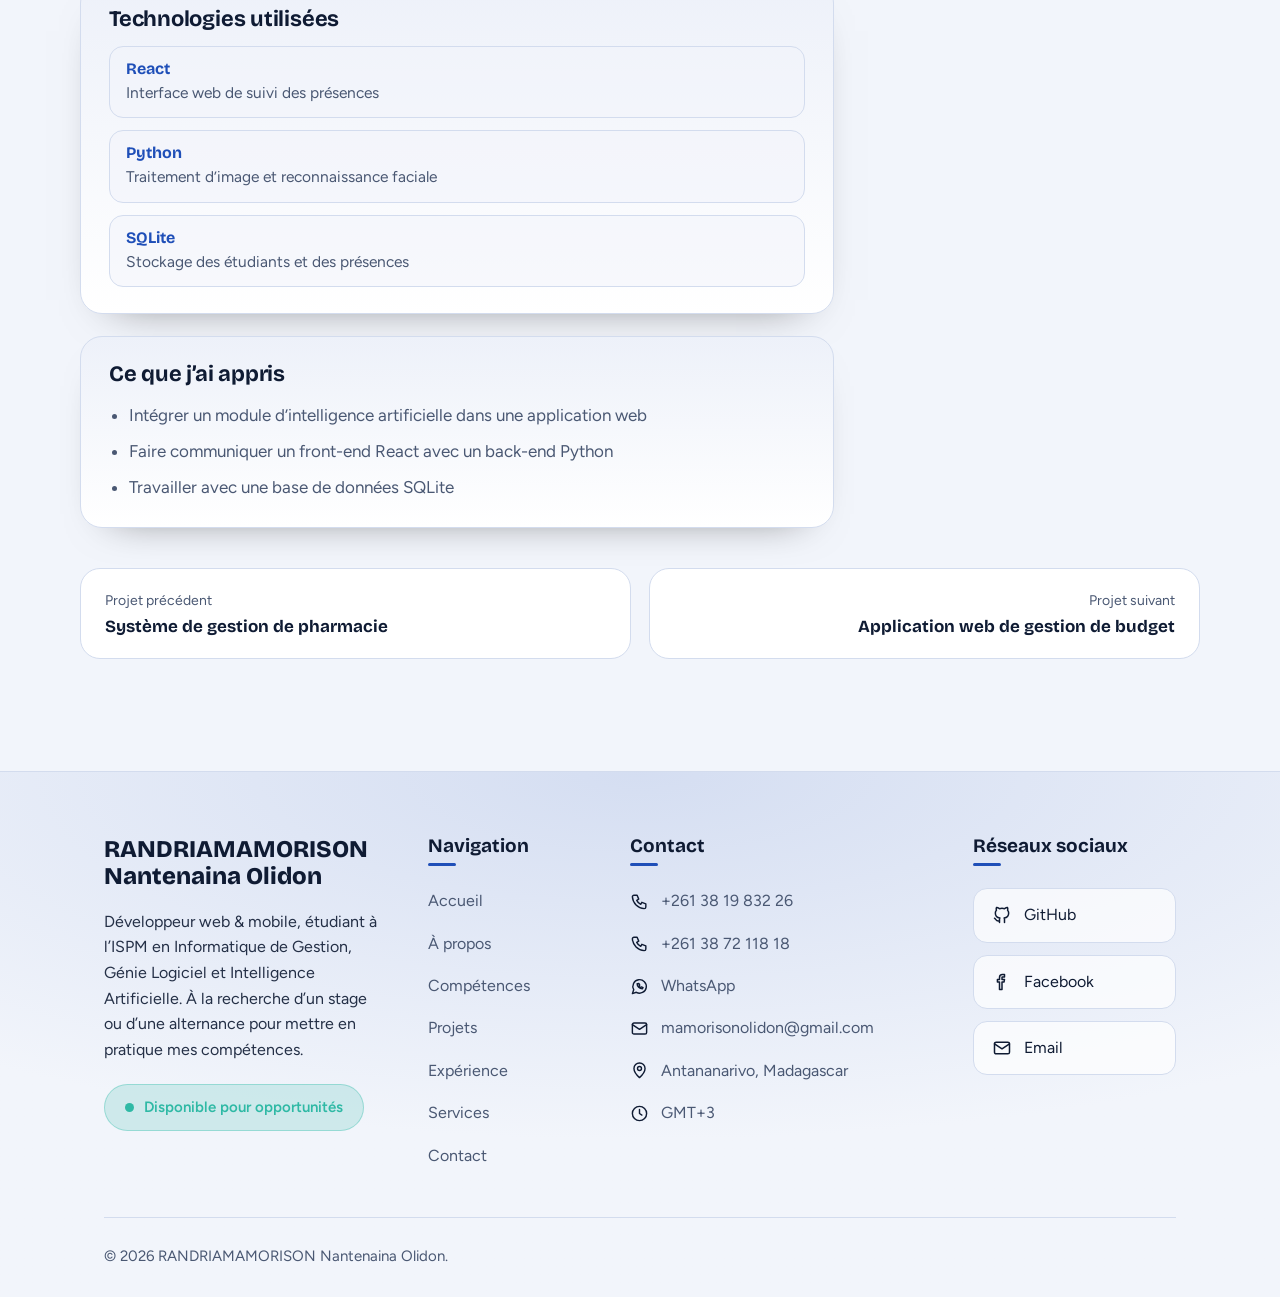
<file: projet-presence.html>
<!DOCTYPE html>
<html lang="fr">
<head>
<meta charset="utf-8">
<meta name="viewport" content="width=device-width, initial-scale=1, viewport-fit=cover">
<title>Système de gestion de présence par reconnaissance faciale – RANDRIAMAMORISON Nantenaina Olidon</title>
<meta name="description" content="Application qui enregistre automatiquement la présence des étudiants grâce à la reconnaissance faciale, avec suivi des listes de présence.">
<link href="https://fonts.googleapis.com/css2?family=Bricolage+Grotesque:wght@500;700;800&family=Figtree:wght@400;500;600&display=swap" rel="stylesheet">
<link rel="stylesheet" href="style.css">
</head>
<body>
<svg width="0" height="0" style="position:absolute" aria-hidden="true"><defs>
<symbol id="i-home" viewBox="0 0 24 24"><path d="M3 10.5 12 3l9 7.5V20a1 1 0 0 1-1 1h-5v-6H9v6H4a1 1 0 0 1-1-1z"/></symbol>
<symbol id="i-user" viewBox="0 0 24 24"><circle cx="12" cy="8" r="4"/><path d="M4 21c0-4.4 3.6-7 8-7s8 2.6 8 7"/></symbol>
<symbol id="i-code" viewBox="0 0 24 24"><path d="m8 8-4 4 4 4M16 8l4 4-4 4M13.5 5l-3 14"/></symbol>
<symbol id="i-folder" viewBox="0 0 24 24"><path d="M3 7a2 2 0 0 1 2-2h4l2 2h8a2 2 0 0 1 2 2v9a2 2 0 0 1-2 2H5a2 2 0 0 1-2-2z"/></symbol>
<symbol id="i-trend" viewBox="0 0 24 24"><path d="m3 17 6-6 4 4 8-8M15 7h6v6"/></symbol>
<symbol id="i-brief" viewBox="0 0 24 24"><rect x="3" y="7" width="18" height="13" rx="2"/><path d="M9 7V5a2 2 0 0 1 2-2h2a2 2 0 0 1 2 2v2M3 13h18"/></symbol>
<symbol id="i-mail" viewBox="0 0 24 24"><rect x="3" y="5" width="18" height="14" rx="2"/><path d="m3 7 9 6 9-6"/></symbol>
<symbol id="i-menu" viewBox="0 0 24 24"><path d="M4 6h16M4 12h16M4 18h16"/></symbol>
<symbol id="i-x" viewBox="0 0 24 24"><path d="M6 6l12 12M18 6 6 18"/></symbol>
<symbol id="i-theme" viewBox="0 0 24 24"><circle cx="12" cy="12" r="9"/><path d="M12 3v18a9 9 0 0 0 0-18z" fill="currentColor"/></symbol>
<symbol id="i-github" viewBox="0 0 24 24"><path d="M9 19c-4.3 1.4-4.3-2.5-6-3m12 5v-3.5c0-1 .1-1.4-.5-2 2.8-.3 5.5-1.4 5.5-6a4.6 4.6 0 0 0-1.3-3.2 4.2 4.2 0 0 0-.1-3.2s-1.1-.3-3.5 1.3a12.3 12.3 0 0 0-6.2 0C6.5 2.8 5.4 3.1 5.4 3.1a4.2 4.2 0 0 0-.1 3.2A4.6 4.6 0 0 0 4 9.5c0 4.6 2.7 5.7 5.5 6-.6.6-.6 1.2-.5 2V21"/></symbol>
<symbol id="i-server" viewBox="0 0 24 24"><rect x="3" y="4" width="18" height="6" rx="1.5"/><rect x="3" y="14" width="18" height="6" rx="1.5"/><path d="M7 7h.01M7 17h.01"/></symbol>
<symbol id="i-phone" viewBox="0 0 24 24"><rect x="7" y="2.5" width="10" height="19" rx="2.5"/><path d="M11 18.5h2"/></symbol>
<symbol id="i-db" viewBox="0 0 24 24"><ellipse cx="12" cy="6" rx="8" ry="3"/><path d="M4 6v6c0 1.7 3.6 3 8 3s8-1.3 8-3V6M4 12v6c0 1.7 3.6 3 8 3s8-1.3 8-3v-6"/></symbol>
<symbol id="i-tool" viewBox="0 0 24 24"><path d="M14.7 6.3a4 4 0 0 0-5.4 5.4L3 18l3 3 6.3-6.3a4 4 0 0 0 5.4-5.4l-2.6 2.6-2.4-.6-.6-2.4z"/></symbol>
<symbol id="i-globe" viewBox="0 0 24 24"><circle cx="12" cy="12" r="9"/><path d="M3 12h18M12 3c2.5 2.5 3.5 5.5 3.5 9s-1 6.5-3.5 9c-2.5-2.5-3.5-5.5-3.5-9S9.5 5.5 12 3z"/></symbol>
<symbol id="i-cap" viewBox="0 0 24 24"><path d="m2 9 10-5 10 5-10 5z"/><path d="M6 11.5V16c0 1.5 2.7 3 6 3s6-1.5 6-3v-4.500M22 9v6"/></symbol>
<symbol id="i-branch" viewBox="0 0 24 24"><circle cx="6" cy="5" r="2"/><circle cx="6" cy="19" r="2"/><circle cx="18" cy="8" r="2"/><path d="M6 7v10M18 10c0 4-6 3-12 7"/></symbol>
<symbol id="i-check" viewBox="0 0 24 24"><circle cx="12" cy="12" r="9"/><path d="m8 12.5 3 3 5-6"/></symbol>
<symbol id="i-ext" viewBox="0 0 24 24"><path d="M14 4h6v6M20 4 10 14M18 14v5a1 1 0 0 1-1 1H5a1 1 0 0 1-1-1V7a1 1 0 0 1 1-1h5"/></symbol>
<symbol id="i-arrow" viewBox="0 0 24 24"><path d="M5 12h14M13 6l6 6-6 6"/></symbol>
<symbol id="i-call" viewBox="0 0 24 24"><path d="M5 4h4l2 5-2.5 1.5a11 11 0 0 0 5 5L15 13l5 2v4a2 2 0 0 1-2 2A16 16 0 0 1 3 6a2 2 0 0 1 2-2z"/></symbol>
<symbol id="i-wa" viewBox="0 0 24 24"><path d="M3 21l1.700-5A8.5 8.5 0 1 1 8 19.3z"/><path d="M9 8.5c0 3.500 3 6.500 6.500 6.500l1-1.5-2-1-1 .8a4 4 0 0 1-2-2l.8-1-1-2z"/></symbol>
<symbol id="i-send" viewBox="0 0 24 24"><path d="M21 3 10 14M21 3l-7 18-4-7-7-4z"/></symbol>
<symbol id="i-pin" viewBox="0 0 24 24"><path d="M12 21s7-6.2 7-11.5a7 7 0 0 0-14 0C5 14.8 12 21 12 21z"/><circle cx="12" cy="9.5" r="2.5"/></symbol>
<symbol id="i-clock" viewBox="0 0 24 24"><circle cx="12" cy="12" r="9"/><path d="M12 7v5l3 2"/></symbol>
<symbol id="i-in" viewBox="0 0 24 24"><rect x="3" y="3" width="18" height="18" rx="3"/><path d="M8 10.5V16M8 7.5v.01M12 16v-5.5M12 13c0-1.5 1-2.5 2.5-2.5S17 11.5 17 13v3"/></symbol>
<symbol id="i-fb" viewBox="0 0 24 24"><path d="M15 3h-2.5A3.5 3.5 0 0 0 9 6.5V9H6.5v3H9v9h3v-9h2.5l.5-3h-3V6.5c0-.3.2-.5.5-.5H15z"/></symbol>
<symbol id="i-heart" viewBox="0 0 24 24"><path d="M12 20s-8-4.8-8-10.5A4.5 4.5 0 0 1 12 7a4.5 4.5 0 0 1 8 2.5C20 15.2 12 20 12 20z" fill="currentColor"/></symbol>
</defs></svg>
<header><div class="bar">
<a class="brand" href="index.html" aria-label="Accueil"><span class="logo" aria-hidden="true"><img src="assets/olidon.jpg" alt="" onerror="this.remove()"></span><span class="who"><b>RANDRIAMAMORISON  <br><span>Nantenaina Olidon</span></b></span></a>
<nav id="nav" aria-label="Navigation principale"><a href="index.html#accueil"><svg class="i" aria-hidden="true"><use href="#i-home"/></svg><span>Accueil</span></a><a href="index.html#apropos"><svg class="i" aria-hidden="true"><use href="#i-user"/></svg><span>À propos</span></a><a href="index.html#competences"><svg class="i" aria-hidden="true"><use href="#i-code"/></svg><span>Compétences</span></a><a class="on" href="index.html#projets" aria-current="true"><svg class="i" aria-hidden="true"><use href="#i-folder"/></svg><span>Projets</span></a><a href="index.html#experience"><svg class="i" aria-hidden="true"><use href="#i-trend"/></svg><span>Expérience</span></a><a href="index.html#services"><svg class="i" aria-hidden="true"><use href="#i-brief"/></svg><span>Services</span></a><a class="nav-contact" href="contact.html"><svg class="i" aria-hidden="true"><use href="#i-mail"/></svg><span>Me contacter</span></a></nav>
<div class="actions">
<a class="cta" href="contact.html"><svg class="i" aria-hidden="true"><use href="#i-mail"/></svg>Contact</a>
<button class="ibtn" id="t" type="button" aria-label="Changer de thème"><svg class="i" aria-hidden="true"><use href="#i-theme"/></svg></button>
<button class="ibtn burger" id="bg" type="button" aria-label="Ouvrir le menu" aria-expanded="false" aria-controls="nav"><svg class="i" aria-hidden="true"><use href="#i-menu"/></svg></button>
</div>
</div></header>
<main class="pd">
<a class="pd-back" href="index.html#projets"><svg class="i" aria-hidden="true"><use href="#i-arrow"/></svg>Tous les projets</a>
<div class="pd-head">
<span class="sk-pill"><svg class="i" aria-hidden="true"><use href="#i-folder"/></svg>SFIGP</span>
<h1 class="sk-title">Système de gestion de présence par reconnaissance faciale</h1>
<p class="sk-sub">Application qui enregistre automatiquement la présence des étudiants grâce à la reconnaissance faciale, avec suivi des listes de présence.</p>
</div>
<div class="pd-media"><img src="assets/sfigp.png" alt="Aperçu du projet Système de gestion de présence par reconnaissance faciale" onerror="this.remove()"><span class="pj-fallback" aria-hidden="true"><svg class="i"><use href="#i-code"/></svg></span></div>
<div class="pd-grid">
<div class="pd-main">
<div class="pd-card"><h2>Contexte</h2><p>Projet académique mêlant développement web et intelligence artificielle. L’appel traditionnel prend du temps et peut donner lieu à des erreurs ; ici, la présence est enregistrée automatiquement à partir du visage de l’étudiant.</p></div>
<div class="pd-card"><h2>Objectifs</h2><ul><li>Automatiser la prise de présence en cours</li><li>Réduire le temps perdu et les erreurs de l’appel manuel</li><li>Offrir un suivi clair des listes de présence</li></ul></div>
<div class="pd-card"><h2>Fonctionnalités</h2><ul><li>Reconnaissance du visage de l’étudiant pour enregistrer sa présence</li><li>Génération et consultation des listes de présence</li><li>Gestion des étudiants et de leurs données</li><li>Interface web en React pour le suivi</li><li>Stockage des données dans MongoDB</li></ul></div>
<div class="pd-card"><h2>Technologies utilisées</h2><ul class="pd-stack"><li><b>React</b><span>Interface web de suivi des présences</span></li><li><b>Python</b><span>Traitement d’image et reconnaissance faciale</span></li><li><b>SQLite</b><span>Stockage des étudiants et des présences</span></li></ul></div>
<div class="pd-card"><h2>Ce que j’ai appris</h2><ul><li>Intégrer un module d’intelligence artificielle dans une application web</li><li>Faire communiquer un front-end React avec un back-end Python</li><li>Travailler avec une base de données SQLite</li></ul></div>
</div>
<aside class="pd-side" aria-label="Fiche du projet">
<div class="pd-card">
<h2>Fiche du projet</h2>
<dl class="pd-facts">
<div><dt>Type</dt><dd><span class="pj-type t-acad"><svg class="i" aria-hidden="true"><use href="#i-cap"/></svg>Académique</span></dd></div>
<div><dt>Année</dt><dd>2026</dd></div>
<div><dt>Statut</dt><dd>Terminé</dd></div>
<div><dt>Dépôt</dt><dd>Public</dd></div>
</dl>
<ul class="pj-tags"><li>React</li><li>Python</li><li>SQLite</li></ul>
<a class="pj-btn gh" href="https://github.com/mamorisonolidon-gif/projet_SFIGP" target="_blank" rel="noopener noreferrer" aria-label="Voir le code source de : Système de gestion de présence par reconnaissance faciale"><svg class="i" aria-hidden="true"><use href="#i-github"/></svg>Voir sur GitHub</a>
</div>
</aside>
</div>
<div class="pd-pager" role="navigation" aria-label="Autres projets">
<a href="projet-pharma.html"><small>Projet précédent</small><b>Système de gestion de pharmacie</b></a>
<a class="next" href="projet-budget.html"><small>Projet suivant</small><b>Application web de gestion de budget</b></a>
</div>
</main>
<footer class="ft">
<div class="ft-in">
<div class="ft-grid">
<div class="ft-brand">
<a class="ft-name" href="index.html">RANDRIAMAMORISON<br>Nantenaina Olidon</a>
<p>Développeur web &amp; mobile, étudiant à l’ISPM en Informatique de Gestion, Génie Logiciel et Intelligence Artificielle. À la recherche d’un stage ou d’une alternance pour mettre en pratique mes compétences.</p>
<span class="ft-avail"><i aria-hidden="true"></i>Disponible pour opportunités</span>
</div>
<div class="ft-col" role="navigation" aria-label="Navigation du pied de page"><h3>Navigation</h3><ul class="ft-links"><li><a href="index.html#accueil">Accueil</a></li><li><a href="index.html#apropos">À propos</a></li><li><a href="index.html#competences">Compétences</a></li><li><a href="index.html#projets">Projets</a></li><li><a href="index.html#experience">Expérience</a></li><li><a href="index.html#services">Services</a></li><li><a href="contact.html">Contact</a></li></ul></div>
<div class="ft-col"><h3>Contact</h3><ul class="ft-contact">
<li><svg class="i" aria-hidden="true"><use href="#i-call"/></svg><a href="tel:+261381983226">+261 38 19 832 26</a></li>
<li><svg class="i" aria-hidden="true"><use href="#i-call"/></svg><a href="tel:+261387211818">+261 38 72 118 18</a></li>
<li><svg class="i" aria-hidden="true"><use href="#i-wa"/></svg><a href="https://wa.me/261381983226" target="_blank" rel="noopener noreferrer">WhatsApp</a></li>
<li><svg class="i" aria-hidden="true"><use href="#i-mail"/></svg><a href="mailto:mamorisonolidon@gmail.com">mamorisonolidon@gmail.com</a></li>
<li><svg class="i" aria-hidden="true"><use href="#i-pin"/></svg><span>Antananarivo, Madagascar</span></li>
<li><svg class="i" aria-hidden="true"><use href="#i-clock"/></svg><span>GMT+3</span></li>
</ul></div>
<div class="ft-col"><h3>Réseaux sociaux</h3><ul class="ft-social">
<li><a href="https://github.com/mamorisonolidon-gif" target="_blank" rel="noopener noreferrer"><svg class="i" aria-hidden="true"><use href="#i-github"/></svg>GitHub</a></li>

<li><a href="https://www.facebook.com/olidon.randriamamorison" target="_blank" rel="noopener noreferrer"><svg class="i" aria-hidden="true"><use href="#i-fb"/></svg>Facebook</a></li>
<li><a href="mailto:mamorisonolidon@gmail.com"><svg class="i" aria-hidden="true"><use href="#i-mail"/></svg>Email</a></li>
</ul></div>
</div>
<div class="ft-bottom"><span>© 2026 RANDRIAMAMORISON Nantenaina Olidon. </div>
</div>
</footer>
<script src="script.js"></script>
</body>
</html>
</file>
<file: style.css>
:root{--bg:#F2F5FB;--surface:#fff;--ink:#0F1B33;--muted:#4A5873;--blue:#1F4FB8;--blue-ink:#fff;--line:#D3DCEE;--code:#0F1B33;--code-ink:#DCE6FA;--hbg:rgba(242,245,251,.88);
--h:'Bricolage Grotesque','Segoe UI',system-ui,sans-serif;--b:'Figtree','Segoe UI',system-ui,sans-serif;
box-sizing:border-box;padding-top:env(safe-area-inset-top,0px);padding-bottom:env(safe-area-inset-bottom,0px)}
@media (prefers-color-scheme:dark){:root:not([data-theme="light"]){--bg:#0B1322;--surface:#131E35;--ink:#E7EDF9;--muted:#9FB0CF;--blue:#7DA5FF;--blue-ink:#0B1322;--line:#24314F;--code:#070D18;--code-ink:#DCE6FA;--hbg:rgba(11,19,34,.88)}}
:root[data-theme="dark"]{--bg:#0B1322;--surface:#131E35;--ink:#E7EDF9;--muted:#9FB0CF;--blue:#7DA5FF;--blue-ink:#0B1322;--line:#24314F;--code:#070D18;--code-ink:#DCE6FA;--hbg:rgba(11,19,34,.88)}
*,*::before,*::after{box-sizing:border-box}
html{scroll-behavior:smooth;scroll-padding-top:calc(88px + env(safe-area-inset-top,0px))}
body{margin:0;background:var(--bg);color:var(--ink);font:400 17px/1.65 var(--b)}
body::before{content:"";position:fixed;inset:0 0 auto;height:env(safe-area-inset-top,0px);background:var(--hbg);z-index:10}
a{color:inherit}
:focus-visible{outline:3px solid var(--blue);outline-offset:3px;border-radius:6px}
header{position:sticky;top:env(safe-area-inset-top,0px);z-index:9;background:var(--hbg);backdrop-filter:blur(10px);border-bottom:1px solid var(--line)}
.bar{max-width:1120px;margin:auto;padding:12px 24px;display:flex;align-items:center;gap:20px;justify-content:space-between}
.brand{display:flex;align-items:center;gap:12px;text-decoration:none;font:700 17px/1.1 var(--h)}
.logo{width:42px;height:42px;border-radius:50%;background:var(--blue);color:var(--blue-ink);display:grid;place-items:center;font:800 16px var(--h)}
nav{display:flex;gap:4px;flex-wrap:wrap}
nav a{text-decoration:none;padding:8px 12px;border-radius:8px;font-weight:500;color:var(--muted)}
nav a:hover{color:var(--ink);background:var(--surface)}
.theme{border:1px solid var(--line);background:var(--surface);color:var(--ink);border-radius:8px;padding:8px 12px;font:500 15px var(--b);cursor:pointer}
main{max-width:1120px;margin:auto;padding:0 24px}
section{padding:88px 0 8px}
h1,h2,h3{font-family:var(--h);line-height:1.08;margin:0}
h1{font-size:clamp(40px,6.4vw,76px);font-weight:800;letter-spacing:-.02em}
h1 span{color:var(--blue)}
h2{font-size:clamp(28px,4vw,40px);font-weight:700;margin-bottom:28px;letter-spacing:-.01em}
h3{font-size:21px;font-weight:700;margin-bottom:8px}
p{margin:0 0 16px;max-width:62ch}
.hero{display:grid;grid-template-columns:1.1fr .9fr;gap:48px;align-items:center;padding-top:72px;min-height:calc(100vh - 80px)}
.lead{font-size:19px;color:var(--muted);margin:24px 0 32px}
.btns{display:flex;gap:12px;flex-wrap:wrap}
.btn{display:inline-block;text-decoration:none;font-weight:600;padding:13px 22px;border-radius:10px;border:1.5px solid var(--blue)}
.btn.p{background:var(--blue);color:var(--blue-ink)}
.btn.s{color:var(--blue)}
.btn:hover{transform:translateY(-1px)}
.code{background:var(--code);color:var(--code-ink);border-radius:14px;overflow:hidden;box-shadow:0 20px 50px -20px rgba(15,27,51,.5);font:14.5px/1.75 ui-monospace,'Cascadia Code',Consolas,monospace}
.code .top{display:flex;gap:7px;padding:12px 16px;background:rgba(255,255,255,.06)}
.code .top i{width:11px;height:11px;border-radius:50%;background:#52627F}
.code pre{margin:0;padding:20px 22px;overflow-x:auto}
.k{color:#7DA5FF}.s{color:#9BE3B0}.c{color:#7E8CA8}
.cur{display:inline-block;width:8px;height:16px;background:#7DA5FF;vertical-align:-2px;animation:b 1.1s steps(2) infinite}
@keyframes b{50%{opacity:0}}
.about{display:grid;grid-template-columns:1.3fr 1fr;gap:48px}
.facts{display:grid;gap:0;border-top:1px solid var(--line);align-self:start}
.facts div{display:flex;justify-content:space-between;gap:16px;padding:14px 0;border-bottom:1px solid var(--line)}
.facts b{font-weight:600}.facts span{color:var(--muted);text-align:right}
.skills{display:grid;grid-template-columns:repeat(3,1fr);gap:20px}
.box{background:var(--surface);border:1px solid var(--line);border-radius:14px;padding:24px}
.tags{display:flex;flex-wrap:wrap;gap:8px;margin-top:12px}
.tags li{list-style:none;border:1px solid var(--line);border-radius:999px;padding:4px 12px;font-size:15px}
ul.tags{padding:0;margin:12px 0 0}
.proj{display:grid;gap:0;border-top:1px solid var(--line)}
.row{display:grid;grid-template-columns:1fr 1.4fr auto;gap:24px;align-items:start;padding:28px 0;border-bottom:1px solid var(--line)}
.row p{margin:0;color:var(--muted)}
.row .tags{margin-top:0;justify-content:flex-end}
.tl{border-left:2px solid var(--blue);padding-left:28px;display:grid;gap:36px;margin-left:6px}
.tl small{color:var(--muted);font-size:15px}
.tl p{margin:6px 0 0;color:var(--muted)}
.svc{display:grid;grid-template-columns:repeat(2,1fr);gap:20px}
.svc p{margin:0;color:var(--muted)}
.contact{text-align:left;padding-bottom:88px}
.contact .mail{font:700 clamp(22px,4vw,40px) var(--h);color:var(--blue);word-break:break-all}
footer{border-top:1px solid var(--line);padding:24px;text-align:center;color:var(--muted);font-size:15px}
.note{font-size:14px;color:var(--muted);margin-top:20px}
@media (max-width:860px){.hero,.about,.skills,.svc{grid-template-columns:1fr}.hero{min-height:0}.row{grid-template-columns:1fr}.row .tags{justify-content:flex-start}.bar{flex-wrap:wrap}}
@media (prefers-reduced-motion:reduce){.cur{animation:none}html{scroll-behavior:auto}.btn:hover{transform:none}}
.logo{position:relative;overflow:hidden}.logo img{position:absolute;inset:0;width:100%;height:100%;object-fit:cover}
.grid4{display:grid;grid-template-columns:repeat(auto-fill,minmax(150px,1fr));gap:12px}
.tile{background:var(--surface);border:1px solid var(--line);border-radius:12px;padding:14px;text-align:center;font-weight:500;font-size:16px}
.tile small{color:var(--muted);font-weight:400}
h3.dot{margin:24px 0 12px}h3.dot::before{content:"";display:inline-block;width:10px;height:10px;border-radius:50%;background:var(--blue);margin-right:10px}
h3.sub{margin:48px 0 4px;font-size:26px}
.cards{display:grid;grid-template-columns:repeat(3,1fr);gap:20px}
.card{display:flex;flex-direction:column;background:var(--surface);border:1px solid var(--line);border-radius:14px;overflow:hidden}
.thumb{aspect-ratio:16/9;display:grid;place-items:center;background:linear-gradient(135deg,var(--blue),#0F1B33);color:#fff;font:700 22px var(--h);text-align:center;padding:12px}
.thumb small{font:400 14px var(--b);opacity:.85}
.card .in{padding:20px;display:flex;flex-direction:column;gap:8px;flex:1}
.card h3{margin:0}.card p{margin:0;color:var(--muted);font-size:16px}
.badge{font-size:13px;color:var(--blue);border:1px solid var(--line);border-radius:999px;padding:2px 10px;align-self:flex-start}
.jobs{display:grid;gap:20px}
.jobhead{display:flex;justify-content:space-between;gap:8px 16px;flex-wrap:wrap;margin-bottom:12px}
.jobhead small{color:var(--muted);font-size:15px}.co{color:var(--blue);font-weight:600}
.box ul:not(.tags){margin:0;padding-left:20px;color:var(--muted)}
.box>h3+.facts{margin-top:8px}.ok{color:#2E8B57;font-weight:600}
.contactgrid{display:grid;grid-template-columns:1fr 1fr;gap:48px}
form label{display:block;font-weight:600;font-size:15px;margin-bottom:6px}
input,textarea{width:100%;font:inherit;color:var(--ink);background:var(--surface);border:1px solid var(--line);border-radius:10px;padding:12px 14px;margin-bottom:16px}
button.btn{cursor:pointer;font:inherit;font-weight:600;width:100%}
code{font-size:.92em}
@media (max-width:860px){.cards,.contactgrid{grid-template-columns:1fr}}
/* ===== Header professionnel & responsive ===== */
html{scroll-padding-top:calc(84px + env(safe-area-inset-top,0px))}
html.nav-open{overflow:hidden}
header{background:var(--hbg);-webkit-backdrop-filter:saturate(160%) blur(12px);backdrop-filter:saturate(160%) blur(12px);transition:box-shadow .2s}
header.sc{box-shadow:0 8px 24px -14px rgba(15,27,51,.4)}
.bar{max-width:1240px;margin:auto;padding:0 20px;height:68px;display:flex;align-items:center;justify-content:space-between;gap:12px;flex-wrap:nowrap}
.brand{display:flex;align-items:center;gap:12px;text-decoration:none;min-width:0;font:inherit}
.brand .logo{flex:none;width:44px;height:44px;box-shadow:0 0 0 2px var(--bg),0 0 0 4px var(--blue)}
.who{display:flex;flex-direction:column;line-height:1.15;min-width:0}
.who b{font:700 16px/1.15 var(--h);white-space:nowrap}
.who small{font-size:12.5px;color:var(--muted);letter-spacing:.02em;white-space:nowrap}
nav{display:flex;gap:2px;flex-wrap:nowrap;margin-left:auto}
nav a{display:flex;align-items:center;gap:8px;padding:9px 11px;border-radius:10px;font-weight:500;font-size:15px;color:var(--muted);text-decoration:none;white-space:nowrap;-webkit-tap-highlight-color:transparent}
nav a:hover{color:var(--ink);background:var(--surface)}
nav a.on{color:var(--blue);background:color-mix(in srgb,var(--blue) 12%,transparent)}
.nav-contact{display:none}
.actions{display:flex;align-items:center;gap:8px}
.i{width:20px;height:20px;fill:none;stroke:currentColor;stroke-width:1.8;stroke-linecap:round;stroke-linejoin:round;flex:none}
.ibtn{width:44px;height:44px;display:grid;place-items:center;border-radius:12px;border:1px solid var(--line);background:var(--surface);color:var(--ink);cursor:pointer;padding:0;-webkit-tap-highlight-color:transparent}
.ibtn:hover{border-color:var(--blue);color:var(--blue)}
.burger{display:none}
.cta{display:inline-flex;align-items:center;gap:8px;background:var(--blue);color:var(--blue-ink);text-decoration:none;font-weight:600;font-size:15px;height:44px;padding:0 18px;border-radius:12px}
.cta:hover{filter:brightness(1.08)}
@media (max-width:1180px){
.burger{display:grid}.cta{display:none}
nav{position:absolute;top:100%;left:0;right:0;margin:0;flex-direction:column;gap:4px;padding:12px 16px calc(16px + env(safe-area-inset-bottom,0px));background:var(--bg);border-bottom:1px solid var(--line);max-height:calc(100vh - 68px - env(safe-area-inset-top,0px));max-height:calc(100dvh - 68px - env(safe-area-inset-top,0px));overflow-y:auto;box-shadow:0 24px 40px -20px rgba(15,27,51,.5);visibility:hidden;opacity:0;transform:translateY(-8px);transition:opacity .18s,transform .18s,visibility .18s}
nav.open{visibility:visible;opacity:1;transform:none}
nav a{min-height:52px;font-size:17px;padding:12px 14px}
nav .nav-contact{display:flex;justify-content:center;background:var(--blue);color:var(--blue-ink);margin-top:8px;font-weight:600}
nav .nav-contact:hover{background:var(--blue);color:var(--blue-ink)}
}
@media (max-width:480px){
.bar{padding:0 12px;height:64px;gap:8px}
.brand{gap:10px}.brand .logo{width:40px;height:40px}
.who b{font-size:15px}.who b span{display:block}
.who small{display:none}
nav{max-height:calc(100vh - 64px - env(safe-area-inset-top,0px));max-height:calc(100dvh - 64px - env(safe-area-inset-top,0px))}
main{padding:0 18px}
}
@media (prefers-reduced-motion:reduce){nav{transition:none}}

.card-links{margin-top:auto;padding-top:16px}
.btn.gh{display:inline-flex;align-items:center;gap:8px;padding:10px 18px;font-size:15px}
.btn.gh .i{width:18px;height:18px;flex:none}

/* ===== Compétences : cartes par catégorie ===== */
:root{--pink:#E5527A;--orange:#E8963A;--teal:#2FB9A5;--c-front:#38BDF8;--c-back:#34D399;--c-mob:#4ADE80;--c-db:#A78BFA;--c-tools:#F472B6;--c-lang:#FBBF24;--grad:linear-gradient(90deg,#4F8BFF,#B06CFF)}
.sk-intro{text-align:center;display:grid;justify-items:center;gap:14px;margin-bottom:44px}
.sk-pill{display:inline-flex;align-items:center;gap:8px;padding:8px 18px;border-radius:999px;background:var(--surface);border:1px solid var(--line);color:var(--blue);font-weight:600;font-size:15px}
.sk-pill .i{width:18px;height:18px}
.sk-title{margin:0;font-size:clamp(32px,5.4vw,56px);font-weight:800;letter-spacing:-.02em;background:var(--grad);-webkit-background-clip:text;background-clip:text;color:transparent;-webkit-text-fill-color:transparent;padding-bottom:.08em}
.sk-sub{margin:0;color:var(--muted);font-size:18px;max-width:none}.sk-sub b{color:var(--blue);margin:0 4px}
.sk-grid{display:grid;grid-template-columns:repeat(3,1fr);gap:24px;align-items:start}
.sk-card{--acc:var(--blue);background:linear-gradient(180deg,color-mix(in srgb,var(--surface) 92%,var(--acc)),var(--surface));border:1px solid var(--line);border-radius:22px;overflow:hidden;box-shadow:0 18px 40px -26px rgba(0,0,0,.55);transition:transform .25s,border-color .25s,box-shadow .25s}
.sk-card:hover{transform:translateY(-4px);border-color:color-mix(in srgb,var(--acc) 55%,var(--line));box-shadow:0 24px 50px -24px color-mix(in srgb,var(--acc) 45%,transparent)}
.c-front{--acc:var(--c-front)}.c-back{--acc:var(--c-back)}.c-mob{--acc:var(--c-mob)}.c-db{--acc:var(--c-db)}.c-tools{--acc:var(--c-tools)}.c-lang{--acc:var(--c-lang)}
.sk-head{display:flex;align-items:center;gap:14px;padding:22px 26px;background:color-mix(in srgb,var(--bg) 55%,transparent);border-bottom:2px solid var(--acc);position:static;backdrop-filter:none;-webkit-backdrop-filter:none;box-shadow:none;height:auto;max-width:none}
.sk-head .i{width:30px;height:30px;color:var(--acc);stroke-width:1.7}
.sk-head h3{margin:0;font-size:24px}
.sk-list{list-style:none;margin:0;padding:12px 26px 24px;display:grid}
.sk-item{padding:16px 0 4px}
.sk-row{display:flex;justify-content:space-between;align-items:center;gap:12px;margin-bottom:10px}
.sk-name{font:700 17px var(--h)}
.sk-badge{font-size:13px;font-weight:600;padding:4px 12px;border-radius:999px;border:1px solid;white-space:nowrap}
.sk-badge.lv-d{color:var(--pink);background:color-mix(in srgb,var(--pink) 16%,transparent);border-color:color-mix(in srgb,var(--pink) 35%,transparent)}
.sk-badge.lv-i{color:var(--orange);background:color-mix(in srgb,var(--orange) 16%,transparent);border-color:color-mix(in srgb,var(--orange) 35%,transparent)}
.sk-badge.lv-a{color:var(--teal);background:color-mix(in srgb,var(--teal) 16%,transparent);border-color:color-mix(in srgb,var(--teal) 35%,transparent)}
.sk-meter{height:6px;border-radius:99px;background:color-mix(in srgb,var(--ink) 12%,transparent);overflow:hidden}
.sk-meter i{display:block;height:100%;width:var(--w);border-radius:inherit;background:linear-gradient(90deg,var(--acc),color-mix(in srgb,var(--acc) 55%,#fff));transform-origin:left;transition:transform 1s cubic-bezier(.2,.7,.2,1)}
.sk-anim .sk-meter i{transform:scaleX(0)}
.sk-anim .sk-card.vis .sk-meter i{transform:scaleX(1)}
@media (max-width:1000px){.sk-grid{grid-template-columns:repeat(2,1fr)}}
@media (max-width:640px){.sk-grid{grid-template-columns:1fr}.sk-sub{font-size:16px}.sk-head{padding:18px 20px}.sk-list{padding:8px 20px 20px}}
@media (prefers-reduced-motion:reduce){.sk-card,.sk-meter i{transition:none}.sk-anim .sk-meter i{transform:none}.sk-card:hover{transform:none}}

/* ===== Projets : cartes ===== */
.pj-grid{display:grid;grid-template-columns:repeat(3,1fr);gap:26px;align-items:stretch}
.pj-card{display:flex;flex-direction:column;background:linear-gradient(180deg,color-mix(in srgb,var(--surface) 90%,var(--blue)),var(--surface));border:1px solid var(--line);border-radius:24px;overflow:hidden;box-shadow:0 18px 40px -26px rgba(0,0,0,.55);transition:transform .25s,border-color .25s,box-shadow .25s}
.pj-card:hover{transform:translateY(-5px);border-color:color-mix(in srgb,var(--blue) 55%,var(--line));box-shadow:0 26px 50px -24px color-mix(in srgb,var(--blue) 50%,transparent)}
.pj-media{position:relative;aspect-ratio:16/10;background:linear-gradient(135deg,#1F4FB8,#6D4AE0 70%,#0F1B33);overflow:hidden}
.pj-media img{position:absolute;inset:0;width:100%;height:100%;object-fit:cover;object-position:top;transition:transform .5s}
.pj-card:hover .pj-media img{transform:scale(1.04)}
.pj-fallback{position:absolute;inset:0;display:grid;place-items:center;color:rgba(255,255,255,.35)}.pj-fallback .i{width:64px;height:64px;stroke-width:1.2}
.pj-media img+.pj-fallback{display:none}
.pj-badges{position:absolute;left:0;right:0;top:0;display:flex;align-items:center;gap:8px;padding:14px;background:linear-gradient(180deg,rgba(7,13,24,.55),transparent)}
.pj-cat,.pj-year,.pj-type{display:inline-flex;align-items:center;gap:6px;font:700 13.5px var(--h);padding:6px 14px;border-radius:999px;white-space:nowrap}
.pj-cat,.pj-year{background:rgba(11,19,34,.78);color:#fff;-webkit-backdrop-filter:blur(6px);backdrop-filter:blur(6px)}
.pj-year{margin-left:auto}
.pj-type{color:#fff}.pj-type .i{width:16px;height:16px}
.t-acad{background:#2FB98F}.t-collab{background:#F59E3A}.t-perso{background:#5B7CFF}
.pj-body{display:flex;flex-direction:column;gap:14px;padding:24px 24px 22px;flex:1}
.pj-body h3{margin:0;font-size:22px;line-height:1.2;background:var(--grad);-webkit-background-clip:text;background-clip:text;color:transparent;-webkit-text-fill-color:transparent;padding-bottom:.1em}
.pj-desc{margin:0;color:var(--muted);font-size:16px;line-height:1.55;display:-webkit-box;-webkit-line-clamp:3;-webkit-box-orient:vertical;overflow:hidden}
.pj-card.open .pj-desc{-webkit-line-clamp:unset;display:block}
.pj-tags{list-style:none;margin:0;padding:0;display:flex;flex-wrap:wrap;gap:8px}
.pj-tags li{font-size:14px;font-weight:500;padding:6px 14px;border-radius:999px;background:color-mix(in srgb,var(--blue) 18%,transparent);color:var(--blue)}
.pj-meta{display:flex;gap:18px;color:var(--muted);font-size:15px;margin-top:auto;padding-top:4px}
.pj-meta span{display:inline-flex;align-items:center;gap:7px}.pj-meta .i{width:17px;height:17px}
.pj-actions{display:flex;flex-wrap:wrap;gap:10px;border-top:1px solid var(--line);padding-top:18px}
.pj-btn{display:inline-flex;align-items:center;justify-content:center;gap:8px;height:44px;padding:0 18px;border-radius:999px;font:600 15px var(--b);text-decoration:none;cursor:pointer;border:1px solid transparent;transition:filter .2s,transform .2s;flex:1 1 auto;width:auto}
.pj-btn .i{width:18px;height:18px}
.pj-btn:hover{filter:brightness(1.12);transform:translateY(-1px)}
.pj-btn.more{background:color-mix(in srgb,var(--blue) 22%,transparent);color:var(--blue)}
.pj-card.open .pj-btn.more .i{transform:rotate(90deg)}
.pj-btn .i{transition:transform .2s}
.pj-btn.demo{background:color-mix(in srgb,var(--teal) 20%,transparent);color:var(--teal);border-color:color-mix(in srgb,var(--teal) 40%,transparent)}
.pj-btn.gh{background:color-mix(in srgb,var(--ink) 8%,transparent);color:var(--ink);border-color:var(--line)}
@media (max-width:1000px){.pj-grid{grid-template-columns:repeat(2,1fr)}}
@media (max-width:640px){.pj-grid{grid-template-columns:1fr}.pj-body{padding:20px}}
@media (prefers-reduced-motion:reduce){.pj-card,.pj-media img,.pj-btn,.pj-btn .i{transition:none}.pj-card:hover,.pj-btn:hover{transform:none}.pj-card:hover .pj-media img{transform:none}}
.pj-badges{gap:6px;padding:12px}
.pj-cat,.pj-year,.pj-type{font-size:12.5px;padding:5px 11px;gap:5px}
.pj-type .i{width:14px;height:14px}
.pj-cat{min-width:0;overflow:hidden;text-overflow:ellipsis}

/* ===== Contact ===== */
.contact{padding:88px 0 72px;text-align:center}
.ct-panel{position:relative;overflow:hidden;display:grid;justify-items:center;gap:22px;padding:72px 28px;border-radius:32px;border:1px solid var(--line);
background:radial-gradient(circle at 20% 25%,rgba(255,255,255,.55) 0 1px,transparent 1.5px) 0 0/90px 90px,radial-gradient(circle at 70% 60%,rgba(255,255,255,.45) 0 1px,transparent 1.5px) 0 0/130px 130px,radial-gradient(120% 90% at 50% 0%,#3B4FB8 0%,#1B2A6B 45%,#0E1738 100%);color:#fff;box-shadow:0 30px 70px -35px rgba(40,60,160,.7)}
.ct-pill{display:inline-flex;align-items:center;gap:10px;padding:10px 22px;border-radius:999px;background:rgba(79,139,255,.22);border:1px solid rgba(125,165,255,.35);color:#BFD3FF;font-weight:500;font-size:16px}
.ct-pill .i{width:19px;height:19px}
.ct-title{margin:0;max-width:16em;font-size:clamp(32px,5.6vw,58px);font-weight:800;line-height:1.12;letter-spacing:-.02em;color:#fff}
.ct-title span{background:linear-gradient(90deg,#7DA5FF,#F2A6FF);-webkit-background-clip:text;background-clip:text;color:transparent;-webkit-text-fill-color:transparent;padding-bottom:.1em}
.ct-sub{margin:0;max-width:44em;color:#C9D4F5;font-size:clamp(16px,2vw,19px)}
.ct-actions{display:flex;flex-wrap:wrap;justify-content:center;gap:14px;margin-top:10px}
.ct-btn{display:inline-flex;align-items:center;justify-content:center;gap:10px;min-height:54px;padding:0 30px;border-radius:999px;font:700 16px var(--b);text-decoration:none;transition:transform .2s,filter .2s,background .2s;word-break:break-all}
.ct-btn:hover{transform:translateY(-2px)}
.ct-btn.main{background:linear-gradient(90deg,#5B8CFF,#F58FD6);color:#fff;box-shadow:0 14px 30px -14px rgba(245,143,214,.8)}
.ct-btn.main:hover{filter:brightness(1.08)}
.ct-btn.ct-email{color:#fff;border:1px solid rgba(255,255,255,.28);background:rgba(255,255,255,.06)}
.ct-btn.ct-email:hover{background:rgba(255,255,255,.14)}
@media (max-width:640px){.ct-panel{padding:48px 20px;border-radius:26px}.ct-btn{width:100%}.ct-pill{font-size:14px;padding:9px 16px;text-align:left}}
@media (prefers-reduced-motion:reduce){.ct-btn{transition:none}.ct-btn:hover{transform:none}}
.ct-btn{word-break:normal}
@media (max-width:640px){.ct-btn.ct-email{font-size:14px;padding:0 16px;white-space:nowrap}}

/* ===== Page Contact ===== */
.cpage{padding:64px 0 72px}
.cpage .sk-title{font-size:clamp(34px,5.4vw,56px)}
.cgrid{display:grid;grid-template-columns:1.15fr 1fr;gap:0;border:1px solid var(--line);border-radius:28px;overflow:hidden;background:linear-gradient(135deg,color-mix(in srgb,var(--surface) 92%,var(--blue)),var(--surface));box-shadow:0 24px 60px -34px rgba(0,0,0,.6)}
.cform{padding:40px;display:grid;gap:4px;align-content:start}
.fld{display:grid;gap:8px;margin-bottom:14px}
.fld label{margin:0;font:600 16px var(--b)}
.fld input,.fld textarea{margin:0;padding:15px 18px;border-radius:14px;background:color-mix(in srgb,var(--bg) 70%,transparent);border:1px solid var(--line);color:var(--ink);font:inherit;resize:vertical;transition:border-color .2s,box-shadow .2s}
.fld input::placeholder,.fld textarea::placeholder{color:var(--muted);opacity:.75}
.fld input:focus,.fld textarea:focus{outline:none;border-color:var(--blue);box-shadow:0 0 0 3px color-mix(in srgb,var(--blue) 25%,transparent)}
.fld input:user-invalid,.fld textarea:user-invalid,.fld .bad{border-color:var(--pink)}
.cform-send{display:inline-flex;align-items:center;justify-content:center;gap:10px;width:100%;height:56px;border:0;border-radius:999px;background:linear-gradient(90deg,#5B8CFF,#F58FD6);color:#fff;font:700 17px var(--b);cursor:pointer;box-shadow:0 14px 30px -16px rgba(245,143,214,.8);transition:transform .2s,filter .2s;margin-top:6px}
.cform-send:hover{transform:translateY(-2px);filter:brightness(1.08)}
.cform-send .i{width:20px;height:20px}
.fstatus{margin:10px 0 0;min-height:1.4em;font-size:15px;color:var(--muted)}.fstatus.err{color:var(--pink)}.fstatus.ok{color:var(--teal)}
.cinfo{padding:44px 40px;border-left:1px solid var(--line);background:color-mix(in srgb,var(--bg) 40%,transparent)}
.cinfo h2{font-size:32px;margin:0 0 10px}
.cinfo>p{color:var(--muted);margin:0 0 30px}
.ci-list{list-style:none;margin:0;padding:0;display:grid;gap:26px}
.ci-item{display:flex;align-items:center;gap:18px}
.ci-item b{display:block;font:700 18px var(--h);margin-bottom:3px}
.ci-item a{color:var(--blue);word-break:break-word;text-underline-offset:3px}
.ci-item a.wa{color:var(--teal)}
.ci-ico{flex:none;width:56px;height:56px;border-radius:16px;display:grid;place-items:center}
.ci-ico .i{width:26px;height:26px}
.ico-blue{background:color-mix(in srgb,var(--blue) 28%,transparent);color:var(--blue)}
.ico-green{background:color-mix(in srgb,var(--teal) 25%,transparent);color:var(--teal)}
.ico-grey{background:color-mix(in srgb,var(--ink) 12%,transparent);color:var(--ink)}
nav a.nav-contact.on{background:var(--blue);color:var(--blue-ink)}
@media (max-width:900px){.cgrid{grid-template-columns:1fr}.cinfo{border-left:0;border-top:1px solid var(--line)}.cform,.cinfo{padding:28px 22px}}
@media (prefers-reduced-motion:reduce){.cform-send{transition:none}.cform-send:hover{transform:none}}

/* ===== Footer ===== */
footer.ft{margin-top:40px;padding:0;text-align:left;border-top:1px solid var(--line);color:var(--muted);font-size:16px;background:radial-gradient(120% 100% at 50% 0%,color-mix(in srgb,var(--blue) 14%,var(--bg)),var(--bg) 70%)}
.ft-in{max-width:1120px;margin:auto;padding:64px 24px 28px}
.ft-grid{display:grid;grid-template-columns:1.5fr .8fr 1.2fr 1fr;gap:40px}
.ft-name{display:inline-block;font:800 24px/1.15 var(--h);color:var(--ink);text-decoration:none;margin-bottom:18px}
.ft-brand p{margin:0 0 22px;max-width:36ch;color:var(--ink);opacity:.9;line-height:1.6}
.ft-avail{display:inline-flex;align-items:center;gap:10px;padding:10px 20px;border-radius:999px;background:color-mix(in srgb,var(--teal) 18%,transparent);border:1px solid color-mix(in srgb,var(--teal) 35%,transparent);color:var(--teal);font-weight:600;font-size:15px}
.ft-avail i{width:9px;height:9px;border-radius:50%;background:var(--teal);box-shadow:0 0 0 0 color-mix(in srgb,var(--teal) 60%,transparent);animation:ftp 2s infinite}
@keyframes ftp{70%{box-shadow:0 0 0 9px transparent}100%{box-shadow:0 0 0 0 transparent}}
.ft-col h3{font-size:19px;color:var(--ink);margin:0 0 22px;position:relative;padding-bottom:10px}
.ft-col h3::after{content:"";position:absolute;left:0;bottom:0;width:28px;height:3px;border-radius:3px;background:var(--blue)}
.ft-links,.ft-contact,.ft-social{list-style:none;margin:0;padding:0;display:grid}
.ft-links{gap:16px}.ft-contact{gap:16px}.ft-social{gap:12px}
.ft-links a,.ft-contact a{color:var(--muted);text-decoration:none;transition:color .2s}
.ft-links a:hover,.ft-contact a:hover{color:var(--blue)}
.ft-contact li{display:flex;align-items:center;gap:12px;word-break:break-word}
.ft-contact .i{width:19px;height:19px;color:var(--ink);flex:none}
.ft-op{padding:3px 11px;border-radius:999px;background:color-mix(in srgb,var(--blue) 22%,transparent);color:var(--blue);font-size:13px;font-weight:600}
.ft-social a{display:flex;align-items:center;gap:12px;padding:13px 18px;border-radius:14px;border:1px solid var(--line);background:color-mix(in srgb,var(--surface) 70%,transparent);color:var(--ink);text-decoration:none;transition:border-color .2s,transform .2s,background .2s}
.ft-social a:hover{border-color:var(--blue);transform:translateX(3px);background:var(--surface)}
.ft-social .i{width:20px;height:20px}
.ft-bottom{display:flex;justify-content:space-between;align-items:center;gap:12px 24px;flex-wrap:wrap;margin-top:48px;padding-top:26px;border-top:1px solid var(--line);font-size:15px}
.ft-made{display:inline-flex;align-items:center;gap:8px;color:var(--blue)}
.ft-made .i{width:18px;height:18px;color:var(--pink)}
@media (max-width:1000px){.ft-grid{grid-template-columns:1fr 1fr}}
@media (max-width:600px){.ft-grid{grid-template-columns:1fr;gap:34px}.ft-in{padding:48px 20px 24px}.ft-bottom{flex-direction:column;align-items:flex-start}}
@media (prefers-reduced-motion:reduce){.ft-avail i{animation:none}.ft-social a,.ft-links a{transition:none}.ft-social a:hover{transform:none}}
.ft-avail{width:fit-content;white-space:nowrap}
.ft-contact a[href^="tel"]{white-space:nowrap}.ft-op{white-space:nowrap}
.ft-grid{grid-template-columns:1.4fr .8fr 1.5fr 1fr}
@media (max-width:1000px){.ft-grid{grid-template-columns:1fr 1fr}}
@media (max-width:600px){.ft-grid{grid-template-columns:1fr}}

/* ===== Accueil moderne ===== */
.hero2{position:relative;display:grid;grid-template-columns:1.1fr .9fr;gap:56px;align-items:center;min-height:calc(100vh - 68px);padding:56px 0 48px}
.hx-glow{position:absolute;border-radius:50%;filter:blur(90px);opacity:.5;pointer-events:none;z-index:-1}
.hx-glow.g1{width:420px;height:420px;background:#4F6BFF;left:-120px;top:0}
.hx-glow.g2{width:380px;height:380px;background:#C06CFF;right:-100px;bottom:-40px;opacity:.38}
.hx-pill{display:inline-flex;align-items:center;gap:10px;padding:9px 18px;border-radius:999px;background:var(--surface);border:1px solid var(--line);font-weight:600;font-size:15px;color:var(--ink)}
.hx-pill i{width:9px;height:9px;border-radius:50%;background:var(--teal);animation:ftp 2s infinite}
.hero2 h1{margin:22px 0 18px;font-size:clamp(42px,6.6vw,84px);line-height:1.04;font-weight:800;letter-spacing:-.03em}
.hero2 h1 span{background:var(--grad);-webkit-background-clip:text;background-clip:text;color:transparent;-webkit-text-fill-color:transparent;padding-bottom:.08em}
.hx-lead{margin:0 0 30px;font-size:clamp(17px,2vw,20px);color:var(--muted);max-width:34em}
.hx-btns{display:flex;flex-wrap:wrap;gap:12px}
.hx-btn{display:inline-flex;align-items:center;gap:10px;height:54px;padding:0 26px;border-radius:999px;font:700 16px var(--b);text-decoration:none;border:1px solid transparent;transition:transform .2s,filter .2s,background .2s,border-color .2s}
.hx-btn .i{width:19px;height:19px}
.hx-btn:hover{transform:translateY(-2px)}
.hx-btn.main{background:linear-gradient(90deg,#4F8BFF,#B06CFF);color:#fff;box-shadow:0 16px 32px -16px rgba(120,110,255,.9)}
.hx-btn.main:hover{filter:brightness(1.08)}
.hx-btn.ghost{background:color-mix(in srgb,var(--surface) 70%,transparent);color:var(--ink);border-color:var(--line)}
.hx-btn.ghost:hover{border-color:var(--blue);background:var(--surface)}
.hx-stats{list-style:none;display:flex;flex-wrap:wrap;gap:12px 36px;margin:40px 0 0;padding:26px 0 0;border-top:1px solid var(--line)}
.hx-stats b{display:block;font:800 26px var(--h);color:var(--ink)}
.hx-stats span{color:var(--muted);font-size:14.5px}
.hx-visual{position:relative;justify-self:center;width:min(100%,440px)}
.hx-frame{position:relative;aspect-ratio:4/5;border-radius:36px;padding:6px;background:linear-gradient(145deg,#4F8BFF,#B06CFF 60%,#F58FD6);box-shadow:0 40px 80px -40px rgba(100,90,255,.75);overflow:hidden}
.hx-frame::before{content:"";position:absolute;inset:6px;border-radius:30px;background:linear-gradient(160deg,#1B2A6B,#0F1B33)}
.hx-frame img{position:absolute;inset:6px;width:calc(100% - 12px);height:calc(100% - 12px);object-fit:cover;object-position:center 20%;border-radius:30px}
.hx-initials{position:absolute;inset:0;display:grid;place-items:center;font:800 96px var(--h);color:rgba(255,255,255,.3)}
.hx-frame img+.hx-initials{display:none}
.hx-float{position:absolute;display:inline-flex;align-items:center;gap:9px;padding:11px 18px;border-radius:16px;background:color-mix(in srgb,var(--surface) 82%,transparent);border:1px solid var(--line);-webkit-backdrop-filter:blur(12px);backdrop-filter:blur(12px);font:700 15px var(--h);color:var(--ink);box-shadow:0 18px 40px -20px rgba(0,0,0,.6);animation:flt 6s ease-in-out infinite}
.hx-float .i{width:19px;height:19px;color:var(--blue)}
.hx-float.f1{left:-28px;top:12%}.hx-float.f2{right:-22px;top:46%;animation-delay:-2s}.hx-float.f3{left:6%;bottom:-18px;animation-delay:-4s}
@keyframes flt{50%{transform:translateY(-10px)}}

/* À propos */
.ab-grid{display:grid;grid-template-columns:1.3fr 1fr;gap:28px;align-items:start}
.ab-text p{max-width:none;color:var(--muted)}
.ab-text .ab-lead{font-size:20px;color:var(--ink)}
.ab-chips{display:flex;flex-wrap:wrap;gap:10px;margin-top:22px}
.ab-chips span{padding:8px 18px;border-radius:999px;background:color-mix(in srgb,var(--blue) 16%,transparent);color:var(--blue);font-weight:600;font-size:15px}
.ab-card{padding:30px;border-radius:24px;border:1px solid var(--line);background:linear-gradient(180deg,color-mix(in srgb,var(--surface) 90%,var(--blue)),var(--surface));box-shadow:0 20px 50px -34px rgba(0,0,0,.6)}
.ab-card h3{font-size:24px;margin:0 0 20px}
.ab-list{list-style:none;margin:0;padding:0;display:grid;gap:18px}
.ab-list li{display:flex;gap:16px;align-items:center}
.ab-ico{flex:none;width:46px;height:46px;border-radius:14px;display:grid;place-items:center;background:color-mix(in srgb,var(--blue) 20%,transparent);color:var(--blue)}
.ab-ico .i{width:22px;height:22px}
.ab-list small{display:block;color:var(--muted);font-size:14px;line-height:1.3}
.ab-list b{font-weight:600;word-break:break-word;line-height:1.4}

/* Parcours */
.tl-list{position:relative;display:grid;gap:26px;padding-left:34px;max-width:860px;margin:0 auto}
.tl-list::before{content:"";position:absolute;left:9px;top:8px;bottom:8px;width:2px;background:linear-gradient(180deg,#4F8BFF,#B06CFF,transparent)}
.tl-item{position:relative}
.tl-dot{position:absolute;left:-34px;top:26px;width:20px;height:20px;border-radius:50%;background:var(--bg);border:3px solid var(--blue)}
.tl-item.now .tl-dot{background:var(--teal);border-color:var(--teal);box-shadow:0 0 0 6px color-mix(in srgb,var(--teal) 25%,transparent)}
.tl-card{padding:26px 28px;border-radius:22px;border:1px solid var(--line);background:linear-gradient(180deg,color-mix(in srgb,var(--surface) 92%,var(--blue)),var(--surface));box-shadow:0 18px 44px -32px rgba(0,0,0,.6);transition:transform .25s,border-color .25s}
.tl-card:hover{transform:translateY(-3px);border-color:color-mix(in srgb,var(--blue) 50%,var(--line))}
.tl-head{display:flex;justify-content:space-between;align-items:flex-start;gap:12px 20px;flex-wrap:wrap;margin-bottom:14px}
.tl-head h3{margin:0 0 4px;font-size:22px}
.tl-sub{margin:0;color:var(--muted);font-size:15px;max-width:none}
.tl-year{padding:6px 16px;border-radius:999px;background:color-mix(in srgb,var(--blue) 18%,transparent);color:var(--blue);font:700 14px var(--h);white-space:nowrap}
.tl-item.now .tl-year{background:color-mix(in srgb,var(--teal) 20%,transparent);color:var(--teal)}
.tl-points{margin:0 0 16px;padding-left:20px;color:var(--muted);display:grid;gap:6px}
.tl-card .pj-tags{margin-top:0}

/* Services */
.sv-grid{display:grid;grid-template-columns:repeat(4,1fr);gap:20px}
.sv-card{padding:28px 24px;border-radius:22px;border:1px solid var(--line);background:linear-gradient(180deg,color-mix(in srgb,var(--surface) 92%,var(--blue)),var(--surface));transition:transform .25s,border-color .25s,box-shadow .25s}
.sv-card:hover{transform:translateY(-5px);border-color:color-mix(in srgb,var(--blue) 55%,var(--line));box-shadow:0 24px 50px -26px color-mix(in srgb,var(--blue) 55%,transparent)}
.sv-ico{display:grid;place-items:center;width:56px;height:56px;border-radius:16px;margin-bottom:18px;background:linear-gradient(135deg,#4F8BFF,#B06CFF);color:#fff}
.sv-ico .i{width:26px;height:26px}
.sv-card h3{font-size:20px;margin:0 0 8px}
.sv-card p{margin:0;color:var(--muted);font-size:16px}

/* Apparition au défilement */
.rv-on .rv{opacity:0;transform:translateY(24px);transition:opacity .7s,transform .7s}
.rv-on .rv.in{opacity:1;transform:none}

@media (max-width:1000px){.sv-grid{grid-template-columns:repeat(2,1fr)}.hero2{gap:40px}}
@media (max-width:860px){.hero2{grid-template-columns:1fr;min-height:0;padding-top:36px}.hx-visual{order:-1;width:min(78%,340px)}.ab-grid{grid-template-columns:1fr}.hx-float.f1{left:-10px}.hx-float.f2{right:-8px}}
@media (max-width:560px){.sv-grid{grid-template-columns:1fr}.tl-card{padding:20px}.tl-list{padding-left:30px}.hx-btn{flex:1 1 auto;justify-content:center}.hx-float{font-size:13px;padding:9px 13px}}
@media (prefers-reduced-motion:reduce){.hx-float,.hx-pill i{animation:none}.hx-btn,.tl-card,.sv-card{transition:none}.hx-btn:hover,.tl-card:hover,.sv-card:hover{transform:none}.rv-on .rv{opacity:1;transform:none;transition:none}}
body{overflow-x:clip}
.hero2 h1{font-size:clamp(40px,5.6vw,76px)}
.hx-btn{padding:0 22px}
@media (max-width:560px){.hx-glow.g2{right:-60px}}
.ab-list .ok{color:var(--teal)}

/* ===== Accueil v2 : étoiles, texte animé ===== */
.hero2::before{content:"";position:absolute;inset:-40px -50vw;z-index:-2;pointer-events:none;
background:radial-gradient(circle at 20% 25%,rgba(255,255,255,.5) 0 1px,transparent 1.5px) 0 0/110px 110px,radial-gradient(circle at 70% 60%,rgba(255,255,255,.4) 0 1px,transparent 1.5px) 0 0/170px 170px;opacity:.55;animation:twk 5s ease-in-out infinite alternate;-webkit-mask-image:radial-gradient(ellipse at center,#000 30%,transparent 75%);mask-image:radial-gradient(ellipse at center,#000 30%,transparent 75%)}
@media (prefers-color-scheme:light){:root:not([data-theme="dark"]) .hero2::before{opacity:.12;filter:invert(1)}}
:root[data-theme="light"] .hero2::before{opacity:.12;filter:invert(1)}
@keyframes twk{to{opacity:.25}}
.hx-hello{margin:22px 0 0;max-width:none;font-size:18px;color:var(--muted)}.hx-hello b{color:var(--ink)}
.hero2 h1{margin-top:8px}
.hx-type{margin:0 0 14px;max-width:none;font:700 clamp(19px,2.6vw,26px) var(--h);color:var(--ink)}
.hx-tw{color:var(--blue)}
.hx-caret{display:inline-block;width:3px;height:1em;margin-left:4px;vertical-align:-.12em;background:var(--blue);animation:b 1s steps(2) infinite}
.hx-social{display:flex;gap:10px;margin-top:26px}
.hx-social a{display:grid;place-items:center;width:46px;height:46px;border-radius:14px;border:1px solid var(--line);background:color-mix(in srgb,var(--surface) 70%,transparent);color:var(--ink);transition:transform .2s,border-color .2s,color .2s}
.hx-social a:hover{transform:translateY(-3px);border-color:var(--blue);color:var(--blue)}
.hx-social .i{width:21px;height:21px}
.hx-stats{margin-top:30px}
.hx-scroll{position:absolute;left:50%;bottom:6px;transform:translateX(-50%);width:26px;height:42px;border:2px solid var(--line);border-radius:14px;display:block}
.hx-scroll span{position:absolute;left:50%;top:8px;width:4px;height:8px;margin-left:-2px;border-radius:4px;background:var(--blue);animation:scl 1.8s infinite}
@keyframes scl{0%{opacity:0;transform:translateY(0)}30%{opacity:1}100%{opacity:0;transform:translateY(14px)}}

/* ===== À propos : bento ===== */
.bento{display:grid;grid-template-columns:repeat(12,1fr);gap:18px}
.bt{position:relative;padding:28px;border-radius:24px;border:1px solid var(--line);background:linear-gradient(180deg,color-mix(in srgb,var(--surface) 92%,var(--blue)),var(--surface));box-shadow:0 18px 44px -34px rgba(0,0,0,.6);transition:transform .25s,border-color .25s}
.bt:hover{transform:translateY(-3px);border-color:color-mix(in srgb,var(--blue) 45%,var(--line))}
.bt h3{font-size:22px;margin:0 0 16px}
.bt p{max-width:none;margin:0 0 14px;color:var(--muted)}
.bt-intro{grid-column:span 7}
.bt-lead{font-size:20px;color:var(--ink)!important;line-height:1.5}
.bt-dual{grid-column:span 5;background:radial-gradient(120% 120% at 0% 0%,color-mix(in srgb,#4F8BFF 28%,transparent),transparent 60%),linear-gradient(180deg,var(--surface),var(--surface))}
.bt-duo{display:grid;gap:18px}
.bt-duo>div{display:grid;grid-template-columns:auto 1fr;column-gap:16px;align-items:center}
.bt-duo b{font:700 18px var(--h)}.bt-duo p{grid-column:2;margin:2px 0 0;font-size:15px}
.bt-ico{grid-row:span 2;display:grid;place-items:center;width:52px;height:52px;border-radius:15px;background:linear-gradient(135deg,#4F8BFF,#8B6CFF);color:#fff}
.bt-ico.alt{background:linear-gradient(135deg,#2FB9A5,#34D399)}
.bt-ico .i{width:25px;height:25px}
.bt-stat{grid-column:span 4;text-align:center;padding:26px 16px}
.bt-stat b{display:block;font:800 clamp(38px,5vw,54px)/1 var(--h);background:var(--grad);-webkit-background-clip:text;background-clip:text;color:transparent;-webkit-text-fill-color:transparent;padding-bottom:.08em}
.bt-stat span{color:var(--muted);font-size:15.5px}
.bt-info{grid-column:span 7}
.bt-avail{grid-column:span 5;display:grid;align-content:center;justify-items:start;gap:4px;background:radial-gradient(120% 130% at 100% 100%,color-mix(in srgb,#B06CFF 30%,transparent),transparent 60%),linear-gradient(180deg,var(--surface),var(--surface))}
.bt-avail h3{margin:14px 0 6px;font-size:26px}
.bt-avail .hx-btn{margin-top:8px}
@media (max-width:900px){.bt-intro,.bt-dual,.bt-info,.bt-avail{grid-column:span 12}.bt-stat{grid-column:span 4}}
@media (max-width:560px){.bt{padding:22px}.bt-stat{grid-column:span 12}.hx-scroll{display:none}}
@media (prefers-reduced-motion:reduce){.hero2::before,.hx-caret,.hx-scroll span{animation:none}.bt,.hx-social a{transition:none}.bt:hover,.hx-social a:hover{transform:none}}
.bt-dual{display:flex;flex-direction:column;justify-content:center}.bt-duo{gap:26px}

/* ===== Page détail d'un projet ===== */
.pd{padding:40px 0 72px}
.pd-back{display:inline-flex;align-items:center;gap:8px;margin-bottom:26px;color:var(--muted);font-weight:600;font-size:15px;text-decoration:none}
.pd-back .i{width:18px;height:18px;transform:rotate(180deg);transition:transform .2s}
.pd-back:hover{color:var(--blue)}.pd-back:hover .i{transform:rotate(180deg) translateX(3px)}
.pd-head{display:grid;justify-items:start;gap:14px;margin-bottom:30px}
.pd-head .sk-title{font-size:clamp(30px,4.6vw,48px);line-height:1.12}
.pd-head .sk-sub{max-width:52em}
.pd-media{position:relative;aspect-ratio:16/6;border-radius:26px;overflow:hidden;border:1px solid var(--line);background:linear-gradient(135deg,#1F4FB8,#6D4AE0 70%,#0F1B33);margin-bottom:32px}
.pd-media img{position:absolute;inset:0;width:100%;height:100%;object-fit:cover;object-position:top}
.pd-media img+.pj-fallback{display:none}
.pd-grid{display:grid;grid-template-columns:minmax(0,1fr) 340px;gap:26px;align-items:start}
.pd-main{display:grid;gap:22px}
.pd-card{padding:26px 28px;border-radius:22px;border:1px solid var(--line);background:linear-gradient(180deg,color-mix(in srgb,var(--surface) 92%,var(--blue)),var(--surface));box-shadow:0 18px 44px -32px rgba(0,0,0,.6)}
.pd-card h2{margin:0 0 14px;font-size:22px;color:var(--ink)}
.pd-card p{margin:0;color:var(--muted)}
.pd-card ul{margin:0;padding-left:20px;color:var(--muted);display:grid;gap:8px}
.pd-card ul.pd-stack{list-style:none;padding:0;gap:12px}
.pd-stack li{display:grid;gap:2px;padding:12px 16px;border-radius:14px;border:1px solid var(--line);background:color-mix(in srgb,var(--bg) 55%,transparent)}
.pd-stack b{color:var(--blue);font:700 16px var(--h)}.pd-stack span{font-size:15.5px}
.pd-side{position:sticky;top:96px}
.pd-side .pj-tags{margin:18px 0}
.pd-side .pj-btn{width:100%}
.pd-facts{margin:0;display:grid;border-top:1px solid var(--line)}
.pd-facts>div{display:flex;justify-content:space-between;align-items:center;gap:12px;padding:12px 0;border-bottom:1px solid var(--line)}
.pd-facts dt{color:var(--muted);font-size:15px}.pd-facts dd{margin:0;font-weight:600;text-align:right}
.pd-pager{display:grid;grid-template-columns:1fr 1fr;gap:18px;margin-top:40px}
.pd-pager a{display:grid;gap:4px;padding:20px 24px;border-radius:20px;border:1px solid var(--line);background:var(--surface);text-decoration:none;color:var(--ink);transition:border-color .2s,transform .2s}
.pd-pager a:hover{border-color:var(--blue);transform:translateY(-2px)}
.pd-pager small{color:var(--muted);font-size:14px}.pd-pager b{font:700 17px/1.25 var(--h)}
.pd-pager .next{text-align:right}
@media (max-width:900px){.pd-grid{grid-template-columns:1fr}.pd-side{position:static;order:-1}}
@media (max-width:640px){.pd-media{aspect-ratio:16/10;border-radius:20px}.pd-card{padding:20px}.pd-pager{grid-template-columns:1fr}.pd-pager .next{text-align:left}}
@media (prefers-reduced-motion:reduce){.pd-back .i,.pd-pager a{transition:none}.pd-pager a:hover{transform:none}}
</file>
